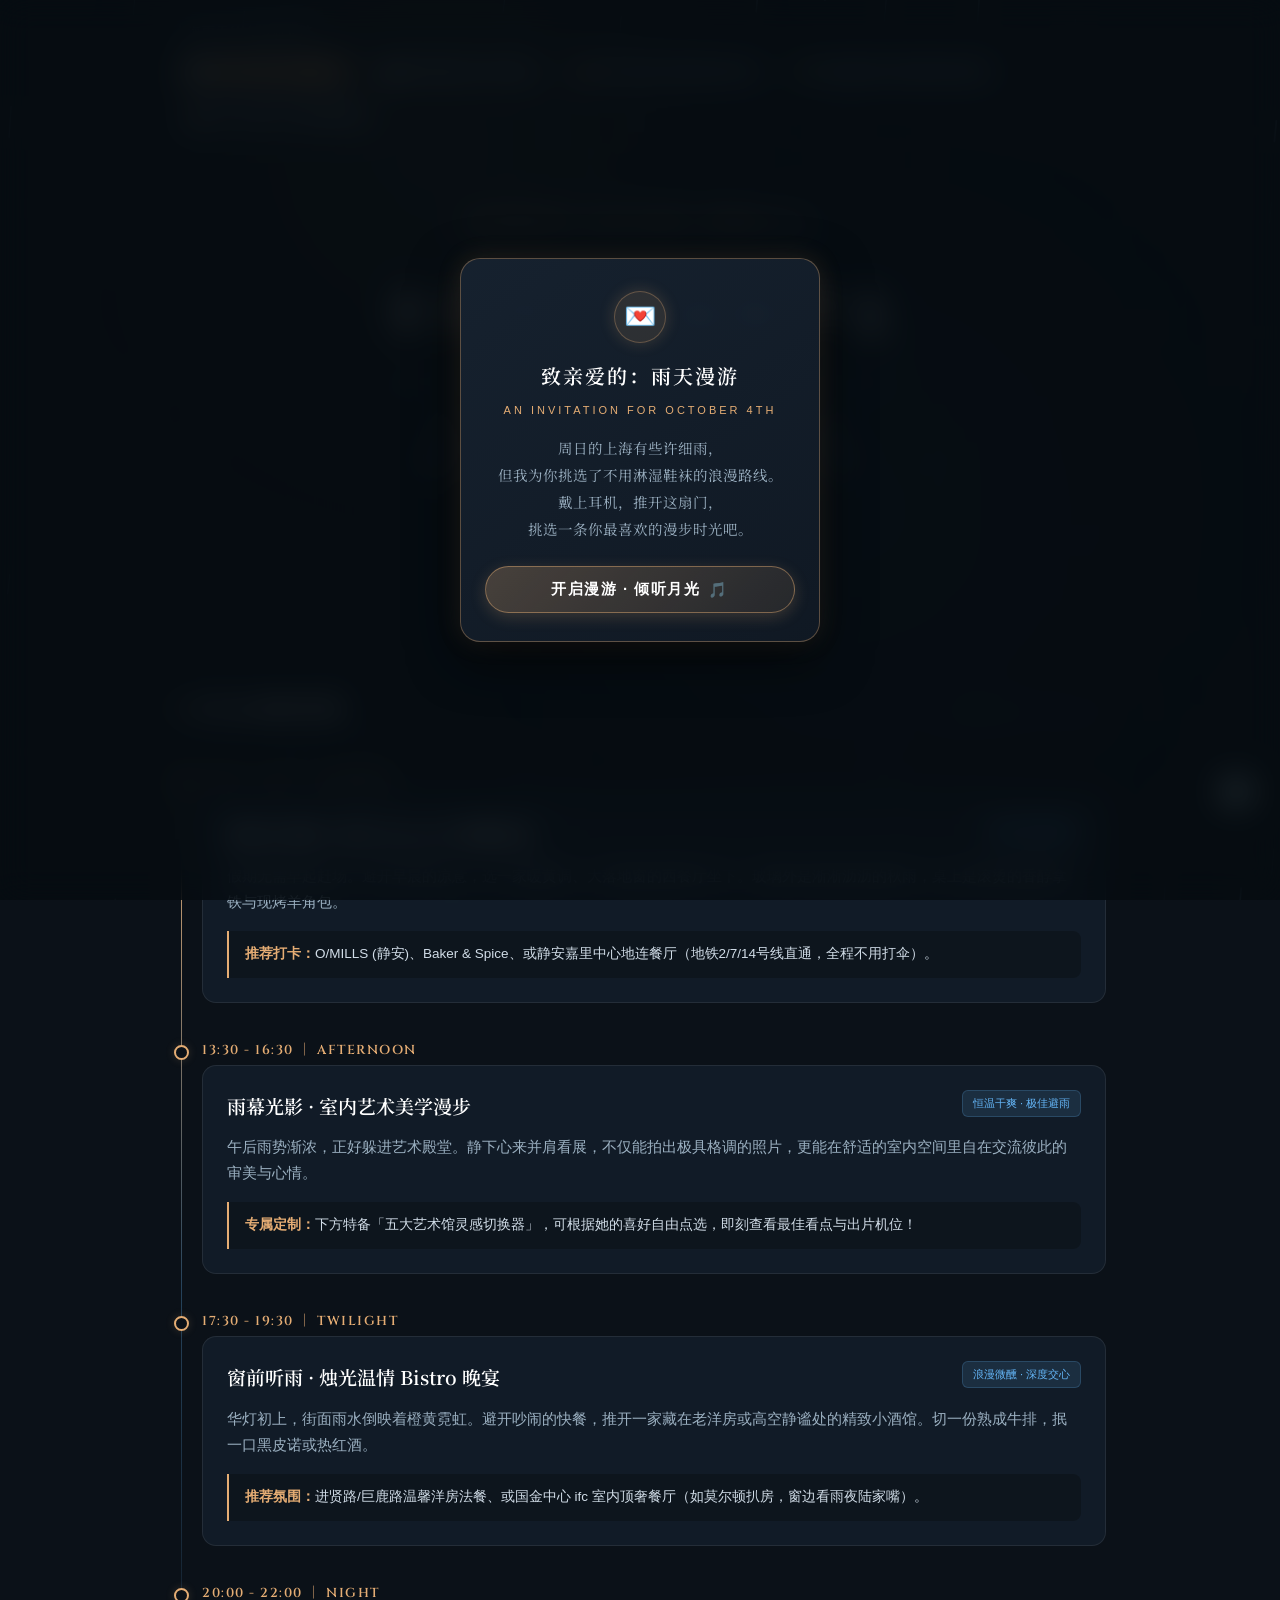
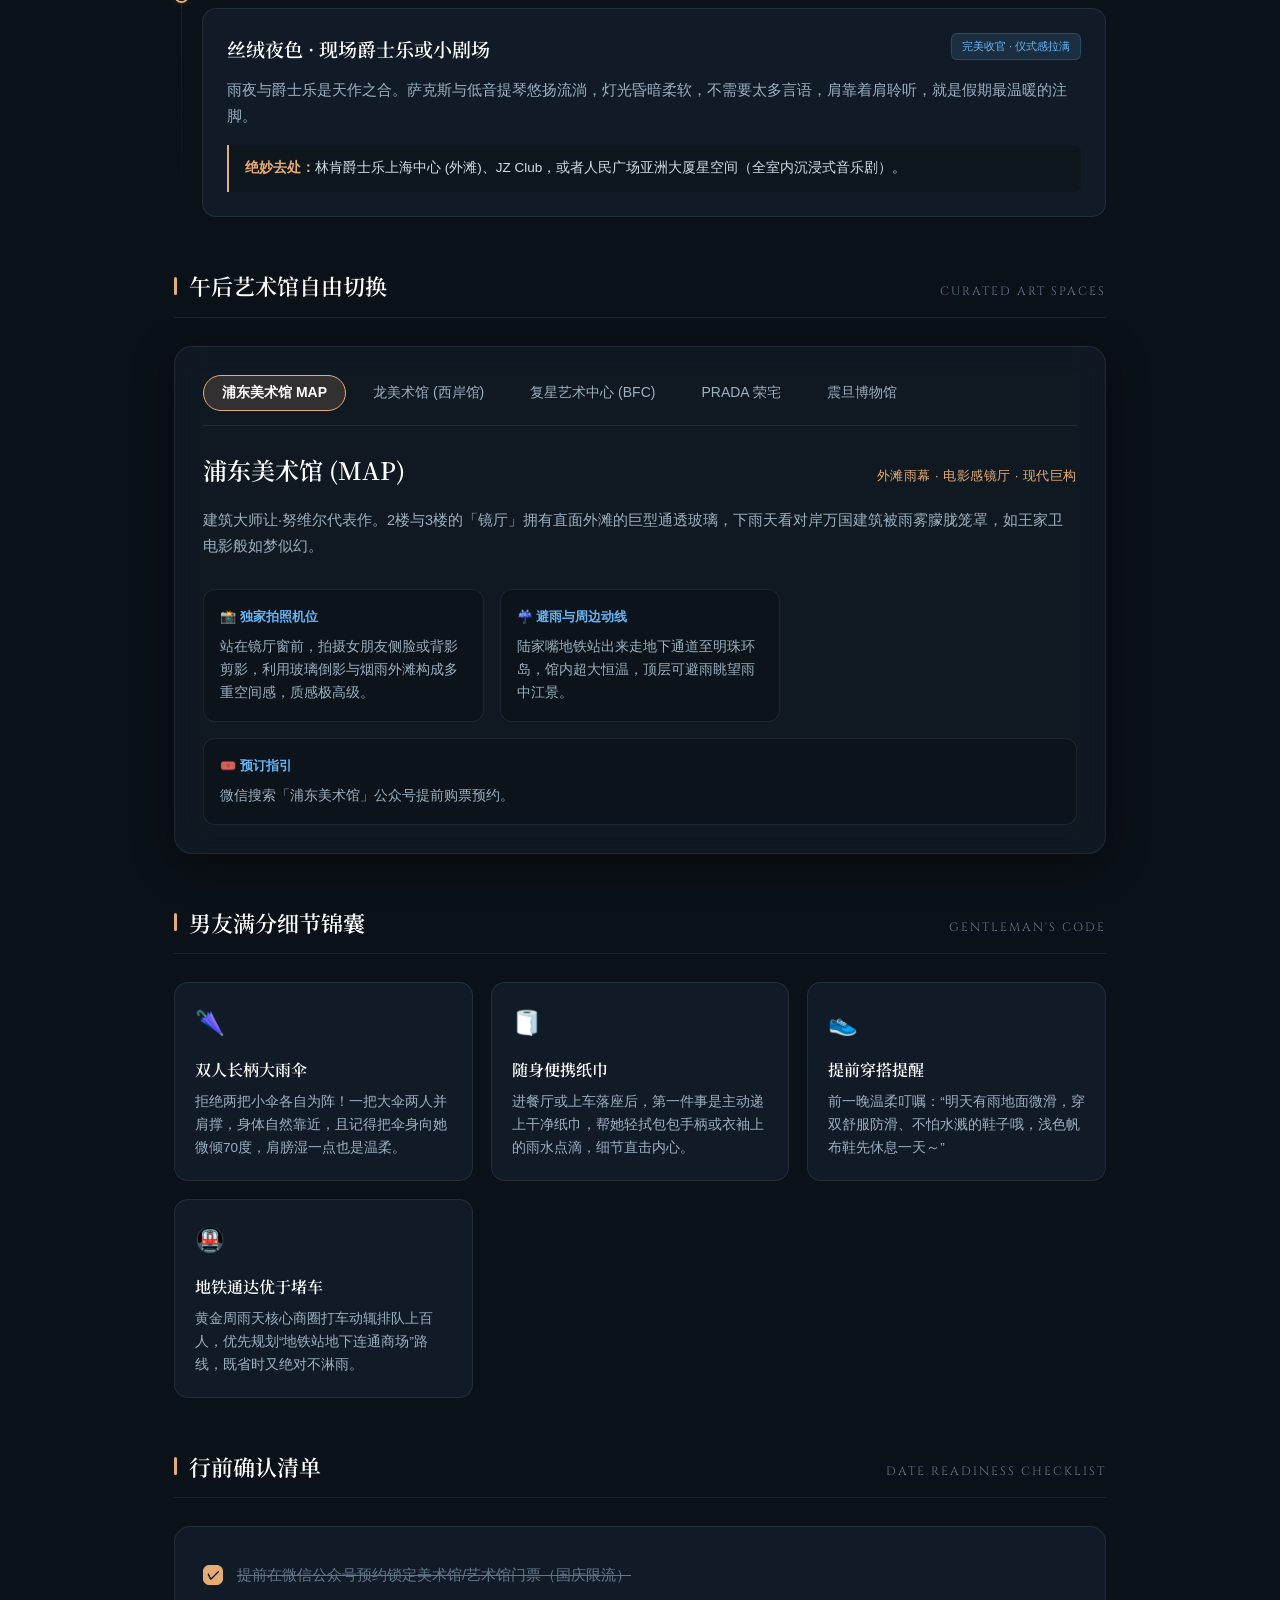
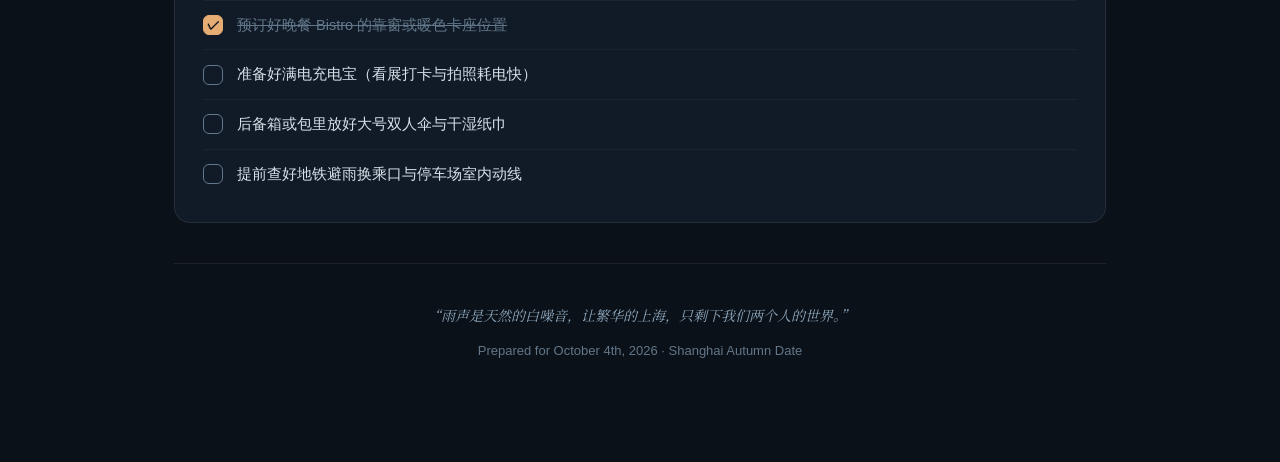
<file: index.html>
<!DOCTYPE html>
<html lang="zh-CN">
<head>
  <meta charset="UTF-8">
  <meta name="viewport" content="width=device-width, initial-scale=1.0">
  <title>十月四日 · 雨落沪上 | 专属约会漫游指南</title>
  <link rel="preconnect" href="https://fonts.googleapis.com">
  <link rel="preconnect" href="https://fonts.gstatic.com" crossorigin>
  <link href="https://fonts.googleapis.com/css2?family=Cinzel:wght@400;600;700&family=Noto+Serif+SC:wght@300;400;600;700&display=swap" rel="stylesheet">
  <style>
    :root {
      --bg-deep: #0b1118;
      --bg-surface: rgba(18, 28, 40, 0.72);
      --bg-card: rgba(22, 34, 49, 0.65);
      --bg-card-hover: rgba(30, 46, 66, 0.85);
      --border-subtle: rgba(255, 255, 255, 0.08);
      --border-highlight: rgba(226, 179, 131, 0.35);
      --amber-warm: #e5ad74;
      --amber-glow: rgba(229, 173, 116, 0.18);
      --mist-blue: #8aa4ba;
      --rain-cyan: #64b5f6;
      --text-main: #f0f4f8;
      --text-muted: #9bb0c1;
      --text-dim: #62778a;
      --font-serif: "Noto Serif SC", "Songti SC", "Source Han Serif SC", Georgia, serif;
      --font-display: "Cinzel", var(--font-serif);
      --font-sans: -apple-system, BlinkMacSystemFont, "PingFang SC", "Hiragino Sans GB", "Microsoft YaHei", sans-serif;
    }

    * {
      box-sizing: border-box;
      margin: 0;
      padding: 0;
    }

    body {
      background-color: var(--bg-deep);
      color: var(--text-main);
      font-family: var(--font-sans);
      line-height: 1.7;
      overflow-x: hidden;
      min-height: 100vh;
      position: relative;
    }

    /* Canvas background for procedural raindrops */
    #rain-canvas {
      position: fixed;
      top: 0;
      left: 0;
      width: 100vw;
      height: 100vh;
      pointer-events: none;
      z-index: 1;
      opacity: 0.68;
    }

    /* Ambient glow elements */
    .ambient-glow {
      position: fixed;
      border-radius: 50%;
      filter: blur(120px);
      pointer-events: none;
      z-index: 0;
    }
    .glow-1 {
      top: -100px;
      left: 15%;
      width: 500px;
      height: 500px;
      background: radial-gradient(circle, rgba(229, 173, 116, 0.12) 0%, transparent 70%);
    }
    .glow-2 {
      bottom: 10%;
      right: 10%;
      width: 600px;
      height: 600px;
      background: radial-gradient(circle, rgba(100, 181, 246, 0.08) 0%, transparent 70%);
    }

    /* Container */
    .container {
      max-width: 980px;
      margin: 0 auto;
      padding: 0 24px 80px;
      position: relative;
      z-index: 2;
    }

    /* Header & Weather Badge */
    header {
      padding: 60px 0 40px;
      text-align: center;
      position: relative;
    }

    .meta-tag {
      display: inline-flex;
      align-items: center;
      gap: 10px;
      padding: 6px 18px;
      background: rgba(255, 255, 255, 0.04);
      border: 1px solid var(--border-subtle);
      border-radius: 999px;
      font-size: 13px;
      color: var(--amber-warm);
      letter-spacing: 1.5px;
      margin-bottom: 24px;
      backdrop-filter: blur(8px);
    }

    .meta-tag .dot {
      width: 6px;
      height: 6px;
      border-radius: 50%;
      background-color: var(--amber-warm);
      box-shadow: 0 0 8px var(--amber-warm);
      animation: pulse 2s infinite ease-in-out;
    }

    @keyframes pulse {
      0%, 100% { opacity: 0.4; transform: scale(0.9); }
      50% { opacity: 1; transform: scale(1.2); }
    }

    h1.hero-title {
      font-family: var(--font-serif);
      font-size: clamp(34px, 5.5vw, 54px);
      font-weight: 600;
      letter-spacing: 4px;
      color: #fff;
      margin-bottom: 16px;
      text-shadow: 0 4px 24px rgba(0, 0, 0, 0.6);
    }

    .hero-subtitle {
      font-family: var(--font-display);
      font-size: 14px;
      letter-spacing: 6px;
      color: var(--mist-blue);
      text-transform: uppercase;
      margin-bottom: 20px;
    }

    .hero-desc {
      font-family: var(--font-serif);
      font-size: 16px;
      color: var(--text-muted);
      max-width: 580px;
      margin: 0 auto 32px;
      line-height: 1.9;
    }

    /* Audio Controller & Mood Switch */
    .controls-bar {
      display: flex;
      justify-content: center;
      align-items: center;
      gap: 16px;
      margin-bottom: 50px;
      flex-wrap: wrap;
    }

    .btn-ambient {
      display: inline-flex;
      align-items: center;
      gap: 10px;
      padding: 10px 22px;
      background: var(--bg-surface);
      border: 1px solid var(--border-highlight);
      border-radius: 30px;
      color: var(--amber-warm);
      font-size: 14px;
      cursor: pointer;
      transition: all 0.25s ease;
      backdrop-filter: blur(12px);
      box-shadow: 0 4px 16px rgba(0, 0, 0, 0.3);
    }

    .btn-ambient:hover {
      background: rgba(229, 173, 116, 0.15);
      transform: translateY(-1px);
    }

    .btn-ambient.playing {
      background: rgba(229, 173, 116, 0.25);
      box-shadow: 0 0 20px rgba(229, 173, 116, 0.3);
    }

    /* Section Headers */
    .section-title-wrap {
      display: flex;
      align-items: baseline;
      justify-content: space-between;
      border-bottom: 1px solid var(--border-subtle);
      padding-bottom: 12px;
      margin: 50px 0 28px;
    }

    .section-title {
      font-family: var(--font-serif);
      font-size: 22px;
      font-weight: 600;
      color: #fff;
      display: flex;
      align-items: center;
      gap: 12px;
    }

    .section-title::before {
      content: "";
      display: inline-block;
      width: 3px;
      height: 18px;
      background: var(--amber-warm);
      border-radius: 2px;
    }

    .section-en {
      font-family: var(--font-display);
      font-size: 12px;
      letter-spacing: 2px;
      color: var(--text-dim);
    }

    /* Timeline Section */
    .timeline {
      position: relative;
      padding-left: 28px;
      margin-bottom: 40px;
    }

    .timeline::before {
      content: "";
      position: absolute;
      left: 7px;
      top: 10px;
      bottom: 20px;
      width: 1px;
      background: linear-gradient(to bottom, var(--amber-warm), rgba(100, 181, 246, 0.3), transparent);
    }

    .timeline-node {
      position: relative;
      margin-bottom: 36px;
    }

    .node-pin {
      position: absolute;
      left: -28px;
      top: 6px;
      width: 15px;
      height: 15px;
      border-radius: 50%;
      background: var(--bg-deep);
      border: 2px solid var(--amber-warm);
      box-shadow: 0 0 10px var(--amber-glow);
    }

    .node-time {
      font-family: var(--font-display);
      font-size: 13px;
      letter-spacing: 1.5px;
      color: var(--amber-warm);
      margin-bottom: 4px;
      font-weight: 600;
    }

    .node-card {
      background: var(--bg-card);
      border: 1px solid var(--border-subtle);
      border-radius: 14px;
      padding: 24px;
      backdrop-filter: blur(10px);
      transition: border-color 0.25s, transform 0.25s;
    }

    .node-card:hover {
      border-color: rgba(229, 173, 116, 0.3);
      transform: translateY(-2px);
    }

    .card-header {
      display: flex;
      justify-content: space-between;
      align-items: flex-start;
      margin-bottom: 12px;
      flex-wrap: wrap;
      gap: 8px;
    }

    .node-title {
      font-family: var(--font-serif);
      font-size: 19px;
      font-weight: 600;
      color: #fff;
    }

    .badge-tag {
      font-size: 11px;
      padding: 3px 10px;
      border-radius: 6px;
      background: rgba(100, 181, 246, 0.12);
      color: var(--rain-cyan);
      border: 1px solid rgba(100, 181, 246, 0.2);
    }

    .node-desc {
      color: var(--text-muted);
      font-size: 14.5px;
      margin-bottom: 16px;
      line-height: 1.8;
    }

    .highlight-box {
      background: rgba(0, 0, 0, 0.25);
      border-left: 2px solid var(--amber-warm);
      padding: 12px 16px;
      border-radius: 0 8px 8px 0;
      font-size: 13.5px;
      color: #d1dde8;
      margin-top: 10px;
    }

    .highlight-box strong {
      color: var(--amber-warm);
      font-weight: 600;
    }

    /* Museum Selector Interactive Tabs */
    .museum-tab-container {
      background: var(--bg-surface);
      border: 1px solid var(--border-subtle);
      border-radius: 18px;
      padding: 28px;
      backdrop-filter: blur(16px);
      box-shadow: 0 10px 40px rgba(0, 0, 0, 0.4);
      margin-bottom: 40px;
    }

    .tab-pills {
      display: flex;
      gap: 8px;
      overflow-x: auto;
      padding-bottom: 14px;
      margin-bottom: 24px;
      border-bottom: 1px solid var(--border-subtle);
      scrollbar-width: thin;
    }

    .tab-pills::-webkit-scrollbar {
      height: 4px;
    }
    .tab-pills::-webkit-scrollbar-thumb {
      background: var(--border-subtle);
      border-radius: 4px;
    }

    .tab-pill {
      background: transparent;
      border: 1px solid transparent;
      color: var(--text-muted);
      padding: 8px 18px;
      border-radius: 20px;
      font-size: 14px;
      cursor: pointer;
      white-space: nowrap;
      transition: all 0.2s ease;
      font-family: var(--font-sans);
    }

    .tab-pill:hover {
      color: #fff;
      background: rgba(255, 255, 255, 0.05);
    }

    .tab-pill.active {
      color: #fff;
      background: rgba(229, 173, 116, 0.16);
      border-color: var(--amber-warm);
      font-weight: 600;
    }

    .museum-content-panel {
      display: grid;
      grid-template-columns: 1fr;
      gap: 20px;
    }

    .museum-hero-card {
      display: flex;
      flex-direction: column;
      gap: 16px;
    }

    .museum-title-row {
      display: flex;
      justify-content: space-between;
      align-items: baseline;
      flex-wrap: wrap;
      gap: 12px;
    }

    .museum-name {
      font-family: var(--font-serif);
      font-size: 24px;
      font-weight: 600;
      color: #fff;
    }

    .museum-vibe {
      font-size: 13px;
      color: var(--amber-warm);
      letter-spacing: 0.5px;
    }

    .museum-grid-info {
      display: grid;
      grid-template-columns: repeat(auto-fit, minmax(260px, 1fr));
      gap: 16px;
      margin-top: 10px;
    }

    .info-card {
      background: rgba(11, 17, 24, 0.6);
      border: 1px solid var(--border-subtle);
      border-radius: 12px;
      padding: 16px;
    }

    .info-card-title {
      font-size: 13px;
      font-weight: 600;
      color: var(--rain-cyan);
      margin-bottom: 8px;
      display: flex;
      align-items: center;
      gap: 6px;
    }

    .info-card-text {
      font-size: 13.5px;
      color: var(--text-muted);
      line-height: 1.7;
    }

    /* Gentleman's Field Guide (Tips) */
    .tips-grid {
      display: grid;
      grid-template-columns: repeat(auto-fit, minmax(220px, 1fr));
      gap: 18px;
      margin-bottom: 40px;
    }

    .tip-card {
      background: var(--bg-card);
      border: 1px solid var(--border-subtle);
      border-radius: 14px;
      padding: 20px;
      transition: all 0.25s;
    }

    .tip-card:hover {
      border-color: var(--border-highlight);
      transform: translateY(-3px);
    }

    .tip-icon {
      font-size: 24px;
      margin-bottom: 12px;
      display: inline-block;
    }

    .tip-title {
      font-family: var(--font-serif);
      font-size: 16px;
      color: #fff;
      margin-bottom: 8px;
      font-weight: 600;
    }

    .tip-text {
      font-size: 13.5px;
      color: var(--text-muted);
      line-height: 1.7;
    }

    /* Checklist Section */
    .checklist-wrap {
      background: var(--bg-card);
      border: 1px solid var(--border-subtle);
      border-radius: 16px;
      padding: 24px 28px;
      margin-bottom: 40px;
    }

    .checklist-item {
      display: flex;
      align-items: center;
      gap: 14px;
      padding: 12px 0;
      border-bottom: 1px solid rgba(255, 255, 255, 0.04);
      cursor: pointer;
      user-select: none;
    }

    .checklist-item:last-child {
      border-bottom: none;
    }

    .check-custom {
      width: 20px;
      height: 20px;
      border-radius: 6px;
      border: 1.5px solid var(--text-dim);
      display: flex;
      align-items: center;
      justify-content: center;
      transition: all 0.2s;
      flex-shrink: 0;
    }

    .checklist-item.checked .check-custom {
      background: var(--amber-warm);
      border-color: var(--amber-warm);
    }

    .checklist-item.checked .check-custom::after {
      content: "✓";
      color: #0b1118;
      font-size: 13px;
      font-weight: bold;
    }

    .checklist-item.checked .check-label {
      color: var(--text-dim);
      text-decoration: line-through;
    }

    .check-label {
      font-size: 14.5px;
      color: #d8e2ec;
      transition: color 0.2s;
    }

    /* Footer */
    footer {
      text-align: center;
      padding: 40px 0 20px;
      border-top: 1px solid var(--border-subtle);
      color: var(--text-dim);
      font-size: 13px;
    }

    .footer-quote {
      font-family: var(--font-serif);
      font-style: italic;
      color: var(--mist-blue);
      margin-bottom: 12px;
      font-size: 14px;
    }

    /* Responsive */
    @media (max-width: 640px) {
      .container {
        padding: 0 16px 60px;
      }
      header {
        padding: 40px 0 24px;
      }
      .museum-tab-container {
        padding: 20px 16px;
      }
      .timeline {
        padding-left: 20px;
      }
      .node-pin {
        left: -20px;
      }
    }
  </style>
  <link rel="stylesheet" href="player.css">
</head>
<body>

  <!-- Ambient light blobs -->
  <div class="ambient-glow glow-1"></div>
  <div class="ambient-glow glow-2"></div>

  <!-- Rain Canvas for realistic falling raindrops and mist -->
  <canvas id="rain-canvas"></canvas>

  <div class="container">
    <div style="display: flex; justify-content: space-between; align-items: center; padding: 22px 0 10px; flex-wrap: wrap; gap: 12px; border-bottom: 1px solid var(--border-subtle);">
      <span style="font-size: 12.5px; color: var(--text-dim); letter-spacing: 1px;">上海雨天约会漫游矩阵</span>
      <div style="display: flex; gap: 10px; flex-wrap: wrap;">
        <a href="index.html" style="font-size: 13px; color: var(--amber-warm); font-weight: 600; text-decoration: none; padding: 5px 14px; border-radius: 20px; background: rgba(229, 173, 116, 0.15); border: 1px solid var(--amber-warm);">🏛️ 市区艺术线 (外滩/浦东)</a>
        <a href="jingan.html" style="font-size: 13px; color: var(--text-muted); text-decoration: none; padding: 5px 14px; border-radius: 20px; background: rgba(255, 255, 255, 0.04); border: 1px solid var(--border-subtle);">☕ 静安梧桐线 (洋房/张园)</a>
        <a href="xuhui.html" style="font-size: 13px; color: var(--text-muted); text-decoration: none; padding: 5px 14px; border-radius: 20px; background: rgba(255, 255, 255, 0.04); border: 1px solid var(--border-subtle);">🎻 徐汇艺韵线 (书院/黑石/西岸)</a>
        <a href="jiading.html" style="font-size: 13px; color: var(--text-muted); text-decoration: none; padding: 5px 14px; border-radius: 20px; background: rgba(255, 255, 255, 0.04); border: 1px solid var(--border-subtle);">🎋 嘉定烟雨线 (保利剧院/远香湖)</a>
        <a href="songjiang.html" style="font-size: 13px; color: var(--text-muted); text-decoration: none; padding: 5px 14px; border-radius: 20px; background: rgba(255, 255, 255, 0.04); border: 1px solid var(--border-subtle);">🏰 松江云间线 (广富林/泰晤士)</a>
      </div>
    </div>
    <header>
      <div class="meta-tag">
        <span class="dot"></span>
        <span>SHANGHAI · 10月4日 星期日 · 细雨微风 21°C</span>
      </div>
      <h1 class="hero-title">十月四日 · 雨落沪上</h1>
      <p class="hero-subtitle">AUTUMN RAIN & CINEMATIC DATE GUIDE</p>
      <p class="hero-desc">
        下雨天从不是假期的遗憾，而是上帝为上海调好的胶片滤镜。<br>
        免去长途奔波与湿鞋之扰，与心爱之人漫步在暖光与雨雾之间。
      </p>

      <div class="controls-bar">
        <button id="toggle-audio-btn" class="btn-ambient">
          <span id="audio-icon">🌧️</span>
          <span id="audio-label">开启雨声白噪音</span>
        </button>
      </div>
    </header>

    <!-- Part 1: Timeline -->
    <div class="section-title-wrap">
      <h2 class="section-title">全天心动时光线</h2>
      <span class="section-en">ITINERARY TIMELINE</span>
    </div>

    <div class="timeline">
      <!-- Node 1 -->
      <div class="timeline-node">
        <div class="node-pin"></div>
        <div class="node-time">10:30 - 12:30 ｜ MORNING</div>
        <div class="node-card">
          <div class="card-header">
            <h3 class="node-title">睡到自然醒 · 暖光 Brunch 唤醒味蕾</h3>
            <span class="badge-tag">静安 / 南京西路</span>
          </div>
          <p class="node-desc">
            假期无需早起赶场。避开早晨的凉意，选一家暖黄调、大落地窗的西餐厅坐下。玻璃外是淅淅沥沥的秋雨，桌上是滚烫的香醇拿铁与现烤羊角包。
          </p>
          <div class="highlight-box">
            <strong>推荐打卡：</strong>O/MILLS (静安)、Baker & Spice、或静安嘉里中心地连餐厅（地铁2/7/14号线直通，全程不用打伞）。
          </div>
        </div>
      </div>

      <!-- Node 2 -->
      <div class="timeline-node">
        <div class="node-pin"></div>
        <div class="node-time">13:30 - 16:30 ｜ AFTERNOON</div>
        <div class="node-card">
          <div class="card-header">
            <h3 class="node-title">雨幕光影 · 室内艺术美学漫步</h3>
            <span class="badge-tag">恒温干爽 · 极佳避雨</span>
          </div>
          <p class="node-desc">
            午后雨势渐浓，正好躲进艺术殿堂。静下心来并肩看展，不仅能拍出极具格调的照片，更能在舒适的室内空间里自在交流彼此的审美与心情。
          </p>
          <div class="highlight-box">
            <strong>专属定制：</strong>下方特备「五大艺术馆灵感切换器」，可根据她的喜好自由点选，即刻查看最佳看点与出片机位！
          </div>
        </div>
      </div>

      <!-- Node 3 -->
      <div class="timeline-node">
        <div class="node-pin"></div>
        <div class="node-time">17:30 - 19:30 ｜ TWILIGHT</div>
        <div class="node-card">
          <div class="card-header">
            <h3 class="node-title">窗前听雨 · 烛光温情 Bistro 晚宴</h3>
            <span class="badge-tag">浪漫微醺 · 深度交心</span>
          </div>
          <p class="node-desc">
            华灯初上，街面雨水倒映着橙黄霓虹。避开吵闹的快餐，推开一家藏在老洋房或高空静谧处的精致小酒馆。切一份熟成牛排，抿一口黑皮诺或热红酒。
          </p>
          <div class="highlight-box">
            <strong>推荐氛围：</strong>进贤路/巨鹿路温馨洋房法餐、或国金中心 ifc 室内顶奢餐厅（如莫尔顿扒房，窗边看雨夜陆家嘴）。
          </div>
        </div>
      </div>

      <!-- Node 4 -->
      <div class="timeline-node">
        <div class="node-pin"></div>
        <div class="node-time">20:00 - 22:00 ｜ NIGHT</div>
        <div class="node-card">
          <div class="card-header">
            <h3 class="node-title">丝绒夜色 · 现场爵士乐或小剧场</h3>
            <span class="badge-tag">完美收官 · 仪式感拉满</span>
          </div>
          <p class="node-desc">
            雨夜与爵士乐是天作之合。萨克斯与低音提琴悠扬流淌，灯光昏暗柔软，不需要太多言语，肩靠着肩聆听，就是假期最温暖的注脚。
          </p>
          <div class="highlight-box">
            <strong>绝妙去处：</strong>林肯爵士乐上海中心 (外滩)、JZ Club，或者人民广场亚洲大厦星空间（全室内沉浸式音乐剧）。
          </div>
        </div>
      </div>
    </div>

    <!-- Part 2: Museum & Gallery Selector -->
    <div class="section-title-wrap">
      <h2 class="section-title">午后艺术馆自由切换</h2>
      <span class="section-en">CURATED ART SPACES</span>
    </div>

    <div class="museum-tab-container">
      <div class="tab-pills" id="tab-pills">
        <button class="tab-pill active" data-id="map">浦东美术馆 MAP</button>
        <button class="tab-pill" data-id="long">龙美术馆 (西岸馆)</button>
        <button class="tab-pill" data-id="fosun">复星艺术中心 (BFC)</button>
        <button class="tab-pill" data-id="prada">PRADA 荣宅</button>
        <button class="tab-pill" data-id="aurora">震旦博物馆</button>
      </div>

      <div class="museum-content-panel" id="museum-display">
        <!-- Injected via JavaScript -->
      </div>
    </div>

    <!-- Part 3: Gentleman's Field Guide -->
    <div class="section-title-wrap">
      <h2 class="section-title">男友满分细节锦囊</h2>
      <span class="section-en">GENTLEMAN'S CODE</span>
    </div>

    <div class="tips-grid">
      <div class="tip-card">
        <div class="tip-icon">🌂</div>
        <div class="tip-title">双人长柄大雨伞</div>
        <div class="tip-text">
          拒绝两把小伞各自为阵！一把大伞两人并肩撑，身体自然靠近，且记得把伞身向她微倾70度，肩膀湿一点也是温柔。
        </div>
      </div>

      <div class="tip-card">
        <div class="tip-icon">🧻</div>
        <div class="tip-title">随身便携纸巾</div>
        <div class="tip-text">
          进餐厅或上车落座后，第一件事是主动递上干净纸巾，帮她轻拭包包手柄或衣袖上的雨水点滴，细节直击内心。
        </div>
      </div>

      <div class="tip-card">
        <div class="tip-icon">👟</div>
        <div class="tip-title">提前穿搭提醒</div>
        <div class="tip-text">
          前一晚温柔叮嘱：“明天有雨地面微滑，穿双舒服防滑、不怕水溅的鞋子哦，浅色帆布鞋先休息一天～”
        </div>
      </div>

      <div class="tip-card">
        <div class="tip-icon">🚇</div>
        <div class="tip-title">地铁通达优于堵车</div>
        <div class="tip-text">
          黄金周雨天核心商圈打车动辄排队上百人，优先规划“地铁站地下连通商场”路线，既省时又绝对不淋雨。
        </div>
      </div>
    </div>

    <!-- Part 4: Interactive Checklist -->
    <div class="section-title-wrap">
      <h2 class="section-title">行前确认清单</h2>
      <span class="section-en">DATE READINESS CHECKLIST</span>
    </div>

    <div class="checklist-wrap">
      <div class="checklist-item checked" onclick="toggleCheck(this)">
        <div class="check-custom"></div>
        <span class="check-label">提前在微信公众号预约锁定美术馆/艺术馆门票（国庆限流）</span>
      </div>
      <div class="checklist-item checked" onclick="toggleCheck(this)">
        <div class="check-custom"></div>
        <span class="check-label">预订好晚餐 Bistro 的靠窗或暖色卡座位置</span>
      </div>
      <div class="checklist-item" onclick="toggleCheck(this)">
        <div class="check-custom"></div>
        <span class="check-label">准备好满电充电宝（看展打卡与拍照耗电快）</span>
      </div>
      <div class="checklist-item" onclick="toggleCheck(this)">
        <div class="check-custom"></div>
        <span class="check-label">后备箱或包里放好大号双人伞与干湿纸巾</span>
      </div>
      <div class="checklist-item" onclick="toggleCheck(this)">
        <div class="check-custom"></div>
        <span class="check-label">提前查好地铁避雨换乘口与停车场室内动线</span>
      </div>
    </div>

    <footer>
      <p class="footer-quote">“雨声是天然的白噪音，让繁华的上海，只剩下我们两个人的世界。”</p>
      <p>Prepared for October 4th, 2026 · Shanghai Autumn Date</p>
    </footer>
  </div>

  <script>
    // --- Data for Art Spaces ---
    const artSpaces = {
      map: {
        name: "浦东美术馆 (MAP)",
        vibe: "外滩雨幕 · 电影感镜厅 · 现代巨构",
        desc: "建筑大师让·努维尔代表作。2楼与3楼的「镜厅」拥有直面外滩的巨型通透玻璃，下雨天看对岸万国建筑被雨雾朦胧笼罩，如王家卫电影般如梦似幻。",
        photoTip: "站在镜厅窗前，拍摄女朋友侧脸或背影剪影，利用玻璃倒影与烟雨外滩构成多重空间感，质感极高级。",
        rainTip: "陆家嘴地铁站出来走地下通道至明珠环岛，馆内超大恒温，顶层可避雨眺望雨中江景。",
        booking: "微信搜索「浦东美术馆」公众号提前购票预约。"
      },
      long: {
        name: "龙美术馆 (西岸馆)",
        vibe: "伞水倒锥 · 清水混凝土 · 极简高级灰",
        desc: "建筑师柳亦春设计。标志性的清水混凝土穹顶在阴雨天光漫射下，呈现极其纯粹迷人的阴翳美学。冷淡、宽宏，适合穿深色大衣或风衣漫步。",
        photoTip: "站在巨大的弧形混凝土墙下，利用纵深线条拍摄全身漫步动态，冷灰调照片发朋友圈吸赞率极高。",
        rainTip: "看完展打车5分钟直达新地标「西岸梦中心」，室内连廊极丰富，坐拥一线江景咖啡馆与餐厅。",
        booking: "微信搜索「龙美术馆」小程序，常设展与特展按需购买。"
      },
      fosun: {
        name: "复星艺术中心 (BFC)",
        vibe: "会跳舞的建筑 · 展商一体 · 0淋雨一条龙",
        desc: "外滩金融中心核心地标，三层金色管风琴幕帘如水流转。常年举办先锋潮流当代艺术展，顶楼《数字空中花园》数字霓虹极具未来感。",
        photoTip: "顶楼数字空中花园在雨雾里闪烁红绿数字跳动，极具梦幻赛博感；金色流转幕帘前撑伞合影也是经典机位。",
        rainTip: "避雨天花板！与 BFC 商场室内无缝地下连通，看完展直接在商场吃米其林餐厅、逛文创书店、看电影，不沾一滴雨水。",
        booking: "微信搜索「复星艺术中心」小程序提前预约购票。"
      },
      prada: {
        name: "PRADA 荣宅 (陕西北路)",
        vibe: "百年海派名门 · 民国复古洋房 · 琉璃光影",
        desc: "建于1918年的清末民初折衷主义豪门宅邸，面砖、彩绘玻璃天顶、雕花木护墙板保存极完好。窗外秋雨绵绵，打在彩色木格窗上，宛若置身《花样年华》片场。",
        photoTip: "利用彩色琉璃天顶漏下的暖光，或站在复古木楼梯转角拍摄回眸，优雅浪漫，几乎每个女生都会心动。",
        rainTip: "陕西北路地处南京西路核心区，参观完毕后步行两分钟即进恒隆广场或梅龙镇伊势丹周边室内茶室躲雨。",
        booking: "必须提前在「PRADA 荣宅」微信官方小程序实名预约入场（名额有限）。"
      },
      aurora: {
        name: "震旦博物馆 (陆家嘴)",
        vibe: "安藤忠雄操刀 · 闹市避世禅意 · 临江雅座",
        desc: "由安藤忠雄改造的文化瑰宝，挑高五层的回旋楼梯与几何玻璃幕墙令人惊艳。珍藏中国古代玉器与佛像，人流极少，安静深邃。",
        photoTip: "五楼的临江咖啡厅拥有大面落地窗，正对着雨中黄浦江。坐在此处手捧一杯咖啡侧望雨幕，宁静温婉。",
        rainTip: "位于陆家嘴核心地段却极其清幽，避开了黄金周的人潮喧闹，两人可以在这里享受独处的私密时光。",
        booking: "微信搜索「震旦博物馆」公众号预约参观。"
      }
    };

    function renderMuseum(id) {
      const data = artSpaces[id];
      const container = document.getElementById('museum-display');
      container.innerHTML = `
        <div class="museum-hero-card">
          <div class="museum-title-row">
            <h3 class="museum-name">${data.name}</h3>
            <span class="museum-vibe">${data.vibe}</span>
          </div>
          <p class="node-desc" style="margin-bottom: 0;">${data.desc}</p>
        </div>
        <div class="museum-grid-info">
          <div class="info-card">
            <div class="info-card-title">📸 独家拍照机位</div>
            <p class="info-card-text">${data.photoTip}</p>
          </div>
          <div class="info-card">
            <div class="info-card-title">☔ 避雨与周边动线</div>
            <p class="info-card-text">${data.rainTip}</p>
          </div>
          <div class="info-card" style="grid-column: 1 / -1;">
            <div class="info-card-title">🎟️ 预订指引</div>
            <p class="info-card-text">${data.booking}</p>
          </div>
        </div>
      `;
    }

    // Tab buttons event
    const tabPills = document.querySelectorAll('.tab-pill');
    tabPills.forEach(pill => {
      pill.addEventListener('click', () => {
        tabPills.forEach(p => p.classList.remove('active'));
        pill.classList.add('active');
        renderMuseum(pill.dataset.id);
      });
    });

    // Initial render
    renderMuseum('map');

    // Checklist toggling
    function toggleCheck(el) {
      el.classList.toggle('checked');
    }

    // --- Procedural Canvas Rain & Mist Animation ---
    const canvas = document.getElementById('rain-canvas');
    const ctx = canvas.getContext('2d');
    let width, height;
    const drops = [];
    const dropCount = 140;

    function resizeCanvas() {
      width = canvas.width = window.innerWidth;
      height = canvas.height = window.innerHeight;
    }
    window.addEventListener('resize', resizeCanvas);
    resizeCanvas();

    for (let i = 0; i < dropCount; i++) {
      drops.push({
        x: Math.random() * width,
        y: Math.random() * height,
        length: Math.random() * 20 + 15,
        speed: Math.random() * 7 + 9,
        opacity: Math.random() * 0.35 + 0.15,
        width: Math.random() * 1.2 + 0.6
      });
    }

    function animateRain() {
      ctx.clearRect(0, 0, width, height);

      ctx.strokeStyle = '#a5cbe8';
      ctx.lineCap = 'round';

      for (let i = 0; i < dropCount; i++) {
        const d = drops[i];
        ctx.beginPath();
        ctx.lineWidth = d.width;
        ctx.globalAlpha = d.opacity;
        ctx.moveTo(d.x, d.y);
        ctx.lineTo(d.x - 2, d.y + d.length);
        ctx.stroke();

        d.y += d.speed;
        d.x -= 0.6; // gentle slant

        if (d.y > height) {
          d.y = -d.length;
          d.x = Math.random() * (width + 100);
        }
      }

      requestAnimationFrame(animateRain);
    }
    animateRain();

    // --- Web Audio API Procedural Rain Synthesizer ---
    let audioCtx = null;
    let isPlaying = false;
    let rainGain = null;

    const audioBtn = document.getElementById('toggle-audio-btn');
    const audioIcon = document.getElementById('audio-icon');
    const audioLabel = document.getElementById('audio-label');

    function createRainAudio() {
      audioCtx = new (window.AudioContext || window.webkitAudioContext)();

      // Buffer size for smooth sound
      const bufferSize = audioCtx.sampleRate * 2;
      const noiseBuffer = audioCtx.createBuffer(1, bufferSize, audioCtx.sampleRate);
      const output = noiseBuffer.getChannelData(0);

      // Generate brown/pink noise suitable for rain
      let b0 = 0, b1 = 0, b2 = 0, b3 = 0, b4 = 0, b5 = 0, b6 = 0;
      for (let i = 0; i < bufferSize; i++) {
        const white = Math.random() * 2 - 1;
        b0 = 0.99886 * b0 + white * 0.0555179;
        b1 = 0.99332 * b1 + white * 0.0750759;
        b2 = 0.96900 * b2 + white * 0.1538520;
        b3 = 0.86650 * b3 + white * 0.3104856;
        b4 = 0.55000 * b4 + white * 0.5329522;
        b5 = -0.7616 * b5 - white * 0.0168980;
        output[i] = (b0 + b1 + b2 + b3 + b4 + b5 + b6 + white * 0.5362) * 0.04;
        b6 = white * 0.115926;
      }

      const whiteNoise = audioCtx.createBufferSource();
      whiteNoise.buffer = noiseBuffer;
      whiteNoise.loop = true;

      // Lowpass filter for muffled rain
      const filter = audioCtx.createBiquadFilter();
      filter.type = 'lowpass';
      filter.frequency.setValueAtTime(800, audioCtx.currentTime);

      rainGain = audioCtx.createGain();
      rainGain.gain.setValueAtTime(0.01, audioCtx.currentTime);

      whiteNoise.connect(filter);
      filter.connect(rainGain);
      rainGain.connect(audioCtx.destination);

      whiteNoise.start();
    }

    audioBtn.addEventListener('click', () => {
      if (!audioCtx) {
        createRainAudio();
      }

      if (!isPlaying) {
        if (audioCtx.state === 'suspended') {
          audioCtx.resume();
        }
        rainGain.gain.setTargetAtTime(0.2, audioCtx.currentTime, 0.4);
        isPlaying = true;
        audioBtn.classList.add('playing');
        audioIcon.textContent = '🔊';
        audioLabel.textContent = '静音雨声白噪音';
      } else {
        rainGain.gain.setTargetAtTime(0.0001, audioCtx.currentTime, 0.3);
        isPlaying = false;
        audioBtn.classList.remove('playing');
        audioIcon.textContent = '🌧️';
        audioLabel.textContent = '开启雨声白噪音';
      }
    });
  </script>
  <script src="player.js"></script>
</body>
</html>
</file>
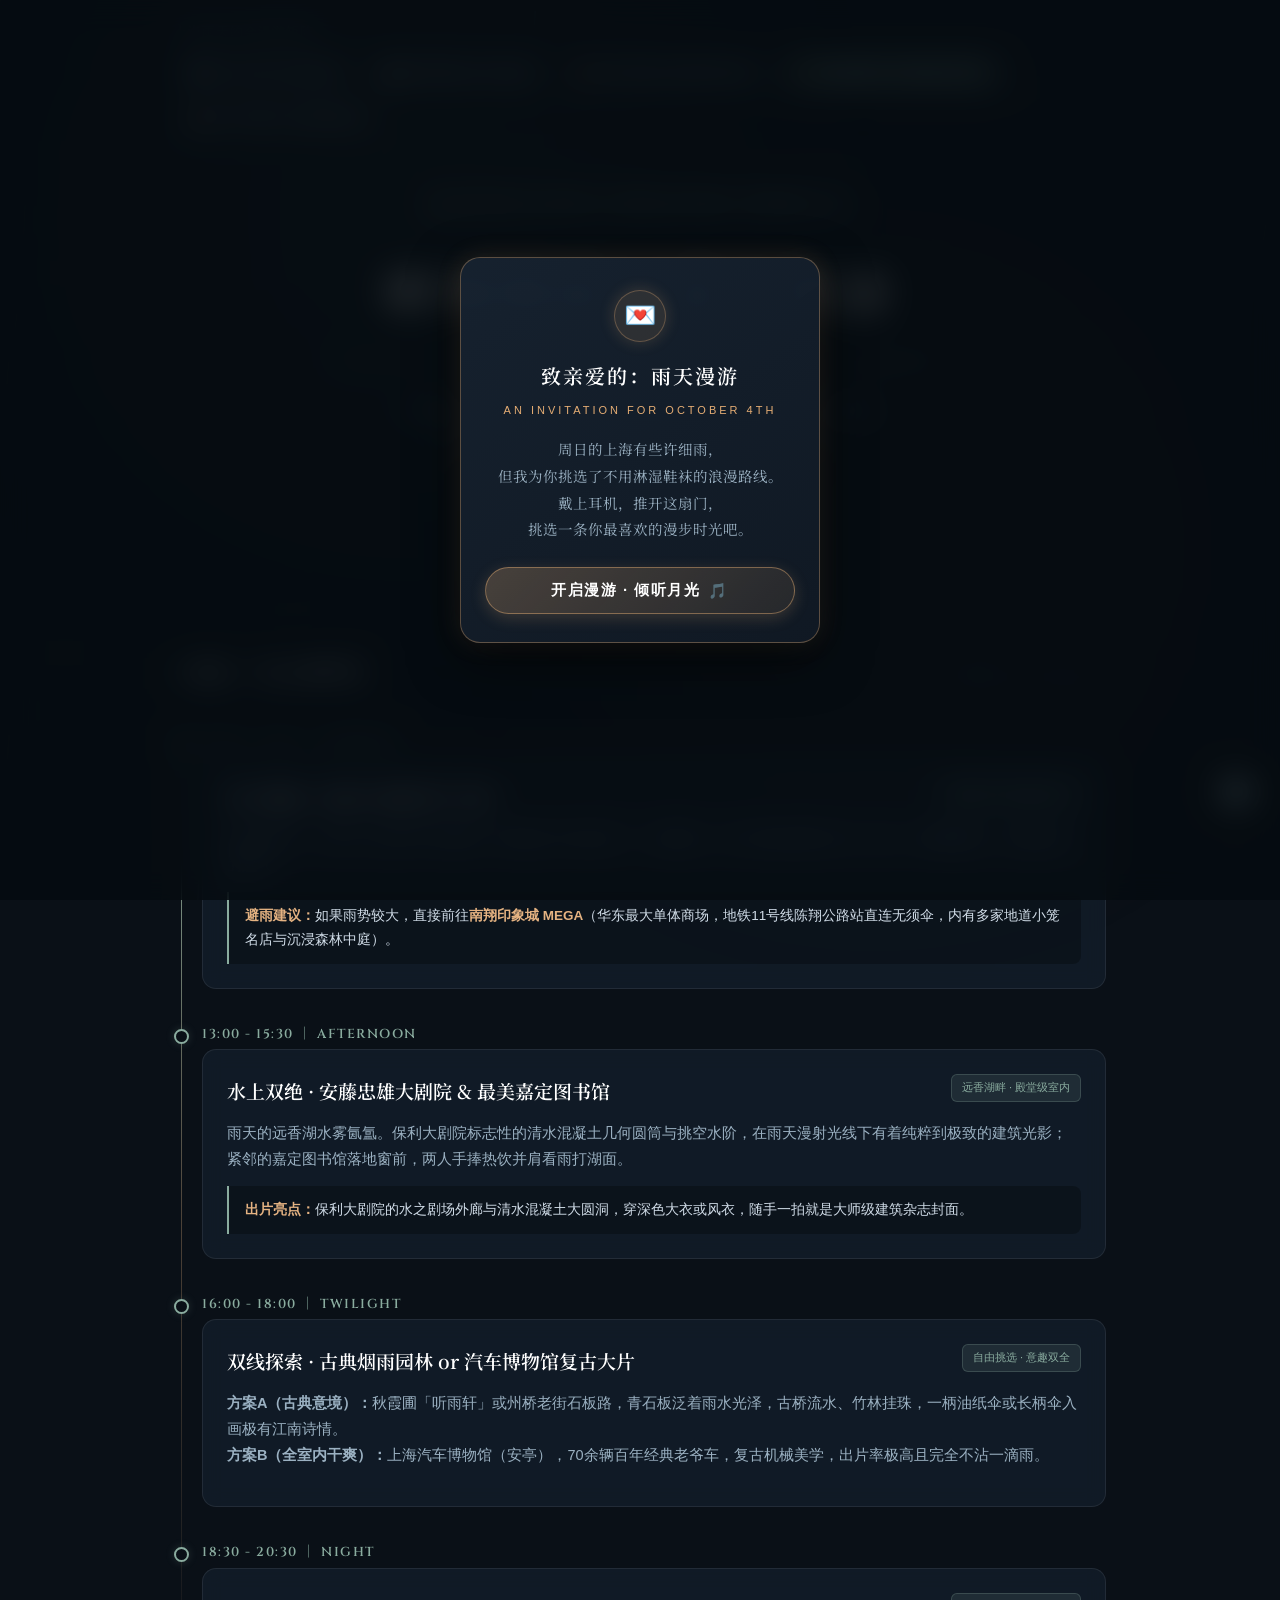
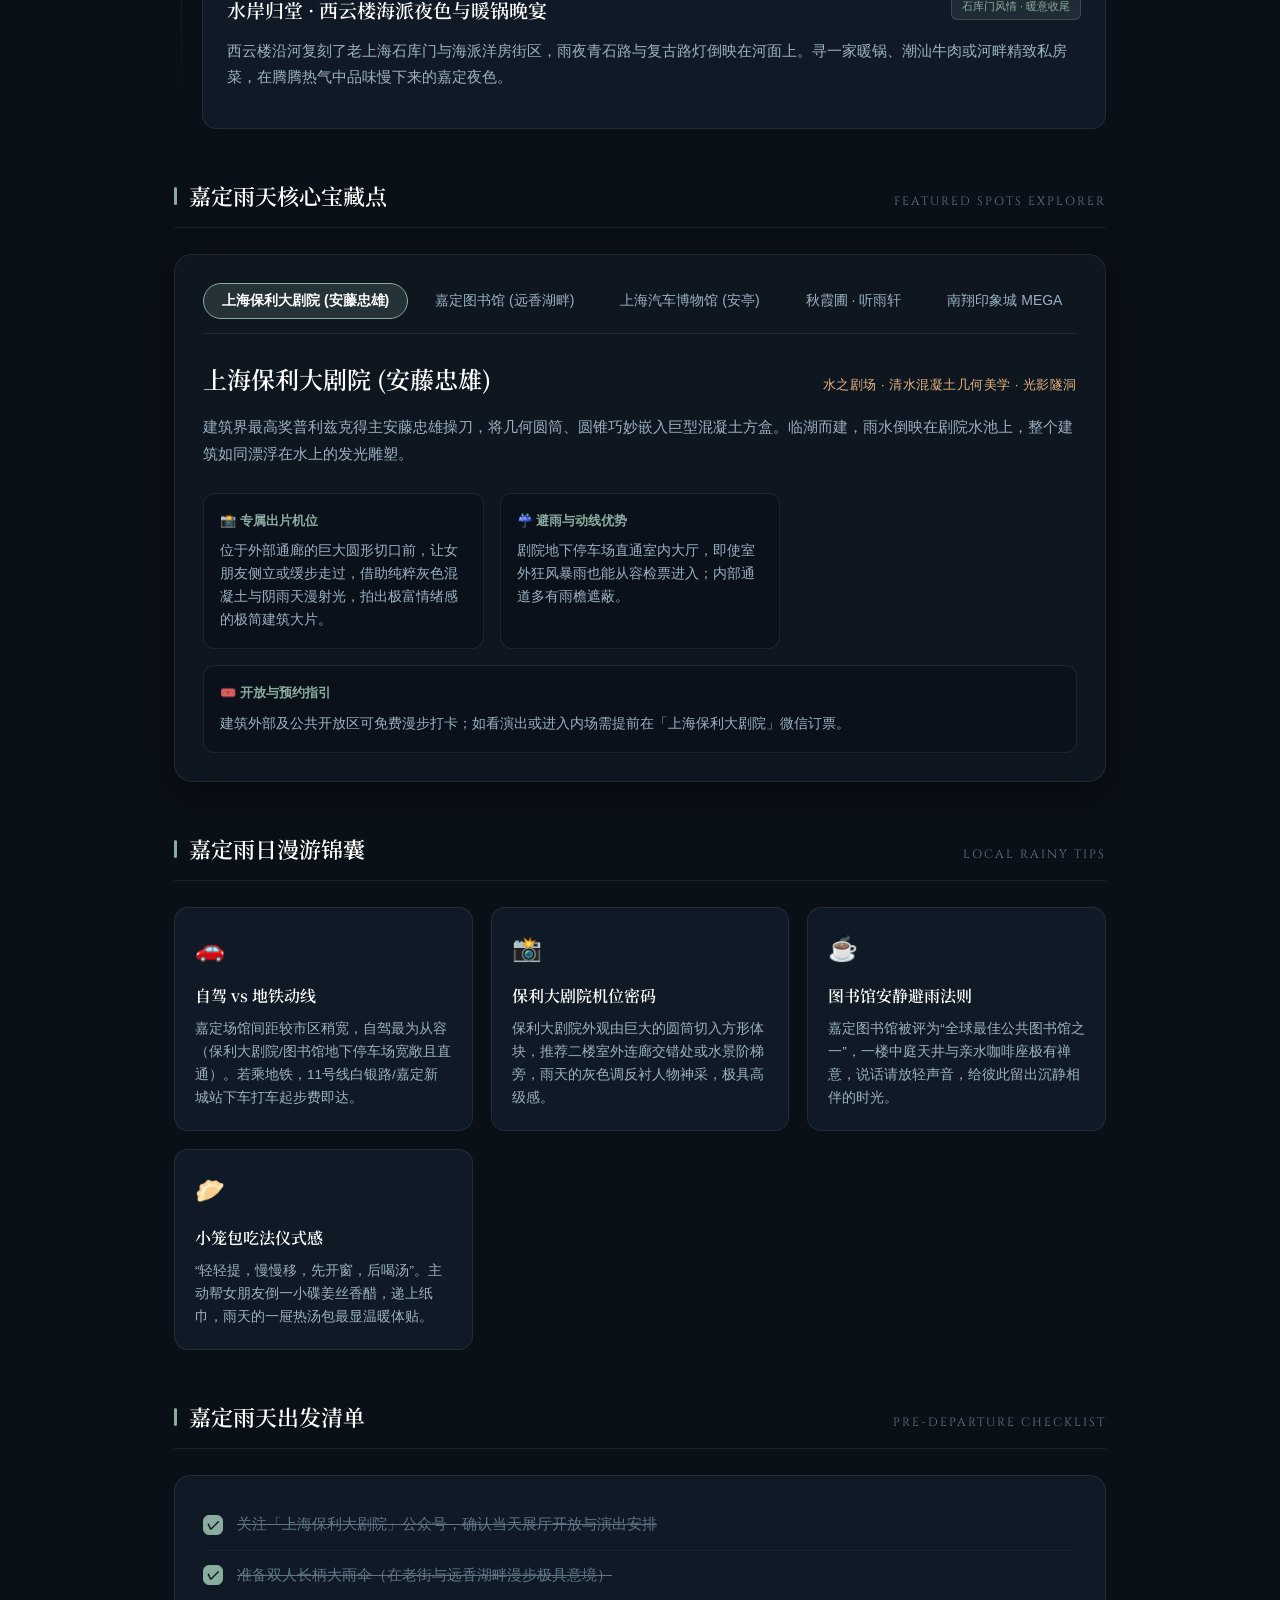
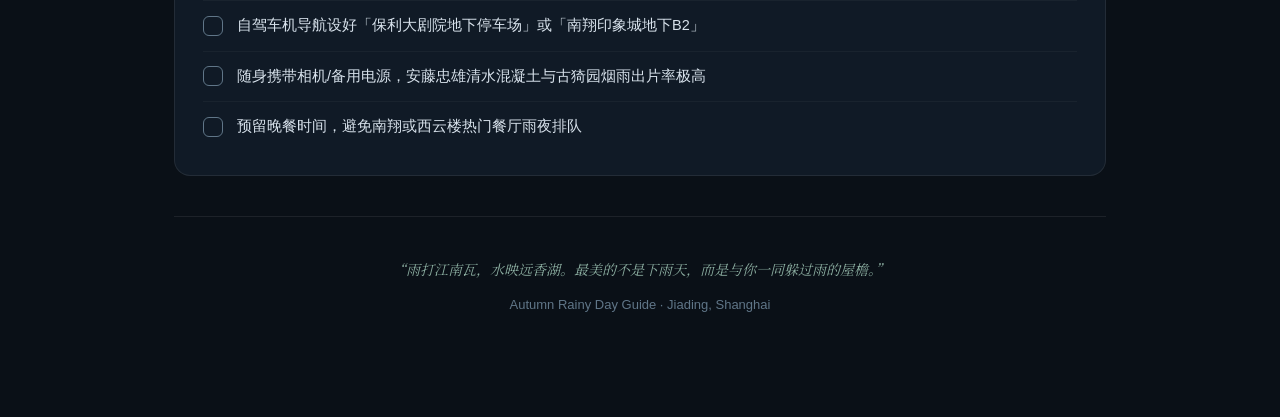
<file: jiading.html>
<!DOCTYPE html>
<html lang="zh-CN">
<head>
  <meta charset="UTF-8">
  <meta name="viewport" content="width=device-width, initial-scale=1.0">
  <title>疁城烟雨 · 嘉定雨天漫游指南 | 远香湖与古猗意趣</title>
  <link rel="preconnect" href="https://fonts.googleapis.com">
  <link rel="preconnect" href="https://fonts.gstatic.com" crossorigin>
  <link href="https://fonts.googleapis.com/css2?family=Cinzel:wght@400;600&family=Noto+Serif+SC:wght@300;400;600;700&display=swap" rel="stylesheet">
  <style>
    :root {
      --bg-ink: #0a1017;
      --bg-surface: rgba(16, 26, 36, 0.75);
      --bg-card: rgba(21, 33, 46, 0.65);
      --border-subtle: rgba(255, 255, 255, 0.08);
      --border-accent: rgba(138, 172, 160, 0.35);
      --celadon: #8aac9f;        /* 霁蓝青瓷，雨中江南古韵 */
      --celadon-glow: rgba(138, 172, 160, 0.2);
      --concrete-gray: #a8b3be;  /* 安藤忠雄清水混凝土质感 */
      --warm-steam: #e5b382;     /* 小笼包升腾的热气、暖灯 */
      --text-main: #f1f5f9;
      --text-muted: #9bb1c2;
      --text-dim: #607688;
      --font-serif: "Noto Serif SC", "Songti SC", "Source Han Serif SC", STSong, serif;
      --font-display: "Cinzel", var(--font-serif);
      --font-sans: -apple-system, BlinkMacSystemFont, "PingFang SC", "Hiragino Sans GB", "Microsoft YaHei", sans-serif;
    }

    * {
      box-sizing: border-box;
      margin: 0;
      padding: 0;
    }

    body {
      background-color: var(--bg-ink);
      color: var(--text-main);
      font-family: var(--font-sans);
      line-height: 1.75;
      overflow-x: hidden;
      min-height: 100vh;
      position: relative;
    }

    /* Canvas background for water ripples & rain */
    #rain-canvas {
      position: fixed;
      top: 0;
      left: 0;
      width: 100vw;
      height: 100vh;
      pointer-events: none;
      z-index: 1;
      opacity: 0.6;
    }

    /* Ambient atmospheric glow */
    .ambient-glow {
      position: fixed;
      border-radius: 50%;
      filter: blur(140px);
      pointer-events: none;
      z-index: 0;
    }
    .glow-celadon {
      top: -60px;
      left: 10%;
      width: 550px;
      height: 550px;
      background: radial-gradient(circle, rgba(138, 172, 160, 0.15) 0%, transparent 70%);
    }
    .glow-warm {
      bottom: 12%;
      right: 12%;
      width: 500px;
      height: 500px;
      background: radial-gradient(circle, rgba(229, 179, 130, 0.1) 0%, transparent 70%);
    }

    .container {
      max-width: 980px;
      margin: 0 auto;
      padding: 0 24px 80px;
      position: relative;
      z-index: 2;
    }

    /* Navigation back/cross link */
    .nav-top {
      display: flex;
      justify-content: space-between;
      align-items: center;
      padding: 24px 0 10px;
    }
    .nav-link {
      color: var(--text-muted);
      text-decoration: none;
      font-size: 13.5px;
      display: inline-flex;
      align-items: center;
      gap: 6px;
      transition: color 0.2s;
    }
    .nav-link:hover {
      color: var(--celadon);
    }

    /* Header */
    header {
      padding: 40px 0 36px;
      text-align: center;
    }

    .badge-weather {
      display: inline-flex;
      align-items: center;
      gap: 8px;
      padding: 6px 18px;
      background: rgba(255, 255, 255, 0.04);
      border: 1px solid var(--border-accent);
      border-radius: 999px;
      font-size: 13px;
      color: var(--celadon);
      letter-spacing: 1.5px;
      margin-bottom: 22px;
      backdrop-filter: blur(10px);
    }
    .badge-weather .pulse-dot {
      width: 6px;
      height: 6px;
      border-radius: 50%;
      background: var(--celadon);
      box-shadow: 0 0 8px var(--celadon);
      animation: pulse 2.2s infinite ease-in-out;
    }

    @keyframes pulse {
      0%, 100% { opacity: 0.4; transform: scale(0.9); }
      50% { opacity: 1; transform: scale(1.3); }
    }

    h1.hero-title {
      font-family: var(--font-serif);
      font-size: clamp(34px, 5.5vw, 52px);
      font-weight: 600;
      letter-spacing: 5px;
      color: #fff;
      margin-bottom: 14px;
      text-shadow: 0 4px 20px rgba(0, 0, 0, 0.6);
    }

    .hero-sub {
      font-family: var(--font-display);
      font-size: 13px;
      letter-spacing: 6px;
      color: var(--text-muted);
      text-transform: uppercase;
      margin-bottom: 22px;
    }

    .hero-quote {
      font-family: var(--font-serif);
      font-size: 15.5px;
      color: var(--text-muted);
      max-width: 640px;
      margin: 0 auto 30px;
      line-height: 1.9;
    }

    /* Controls */
    .controls-bar {
      display: flex;
      justify-content: center;
      gap: 16px;
      margin-bottom: 44px;
      flex-wrap: wrap;
    }

    .btn-ambient {
      display: inline-flex;
      align-items: center;
      gap: 10px;
      padding: 10px 22px;
      background: var(--bg-surface);
      border: 1px solid var(--border-accent);
      border-radius: 30px;
      color: var(--celadon);
      font-size: 14px;
      cursor: pointer;
      transition: all 0.25s ease;
      backdrop-filter: blur(12px);
      box-shadow: 0 4px 16px rgba(0, 0, 0, 0.3);
    }
    .btn-ambient:hover {
      background: rgba(138, 172, 160, 0.15);
      transform: translateY(-1px);
    }
    .btn-ambient.playing {
      background: rgba(138, 172, 160, 0.25);
      box-shadow: 0 0 20px rgba(138, 172, 160, 0.3);
    }

    /* Section Titles */
    .section-title-wrap {
      display: flex;
      align-items: baseline;
      justify-content: space-between;
      border-bottom: 1px solid var(--border-subtle);
      padding-bottom: 12px;
      margin: 48px 0 26px;
    }

    .section-title {
      font-family: var(--font-serif);
      font-size: 22px;
      font-weight: 600;
      color: #fff;
      display: flex;
      align-items: center;
      gap: 12px;
    }
    .section-title::before {
      content: "";
      display: inline-block;
      width: 3px;
      height: 18px;
      background: var(--celadon);
      border-radius: 2px;
    }

    .section-en {
      font-family: var(--font-display);
      font-size: 12px;
      letter-spacing: 2px;
      color: var(--text-dim);
    }

    /* Timeline */
    .timeline {
      position: relative;
      padding-left: 28px;
      margin-bottom: 36px;
    }
    .timeline::before {
      content: "";
      position: absolute;
      left: 7px;
      top: 10px;
      bottom: 20px;
      width: 1px;
      background: linear-gradient(to bottom, var(--celadon), rgba(229, 179, 130, 0.3), transparent);
    }

    .timeline-node {
      position: relative;
      margin-bottom: 34px;
    }
    .node-pin {
      position: absolute;
      left: -28px;
      top: 6px;
      width: 15px;
      height: 15px;
      border-radius: 50%;
      background: var(--bg-ink);
      border: 2px solid var(--celadon);
      box-shadow: 0 0 10px var(--celadon-glow);
    }
    .node-time {
      font-family: var(--font-display);
      font-size: 13px;
      letter-spacing: 1.5px;
      color: var(--celadon);
      margin-bottom: 4px;
      font-weight: 600;
    }

    .node-card {
      background: var(--bg-card);
      border: 1px solid var(--border-subtle);
      border-radius: 14px;
      padding: 24px;
      backdrop-filter: blur(10px);
      transition: border-color 0.25s, transform 0.25s;
    }
    .node-card:hover {
      border-color: var(--border-accent);
      transform: translateY(-2px);
    }

    .card-header {
      display: flex;
      justify-content: space-between;
      align-items: flex-start;
      margin-bottom: 12px;
      flex-wrap: wrap;
      gap: 8px;
    }

    .node-title {
      font-family: var(--font-serif);
      font-size: 19px;
      font-weight: 600;
      color: #fff;
    }

    .badge-tag {
      font-size: 11px;
      padding: 3px 10px;
      border-radius: 6px;
      background: rgba(138, 172, 160, 0.12);
      color: var(--celadon);
      border: 1px solid rgba(138, 172, 160, 0.25);
    }

    .node-desc {
      color: var(--text-muted);
      font-size: 14.5px;
      margin-bottom: 14px;
      line-height: 1.8;
    }

    .highlight-box {
      background: rgba(0, 0, 0, 0.28);
      border-left: 2px solid var(--celadon);
      padding: 12px 16px;
      border-radius: 0 8px 8px 0;
      font-size: 13.5px;
      color: #d1dde8;
      margin-top: 10px;
    }
    .highlight-box strong {
      color: var(--warm-steam);
      font-weight: 600;
    }

    /* Spot Selector Tabs */
    .tab-container {
      background: var(--bg-surface);
      border: 1px solid var(--border-subtle);
      border-radius: 18px;
      padding: 28px;
      backdrop-filter: blur(16px);
      box-shadow: 0 10px 40px rgba(0, 0, 0, 0.4);
      margin-bottom: 40px;
    }

    .tab-pills {
      display: flex;
      gap: 8px;
      overflow-x: auto;
      padding-bottom: 14px;
      margin-bottom: 24px;
      border-bottom: 1px solid var(--border-subtle);
      scrollbar-width: thin;
    }
    .tab-pills::-webkit-scrollbar {
      height: 4px;
    }
    .tab-pills::-webkit-scrollbar-thumb {
      background: var(--border-subtle);
      border-radius: 4px;
    }

    .tab-pill {
      background: transparent;
      border: 1px solid transparent;
      color: var(--text-muted);
      padding: 8px 18px;
      border-radius: 20px;
      font-size: 14px;
      cursor: pointer;
      white-space: nowrap;
      transition: all 0.2s ease;
      font-family: var(--font-sans);
    }
    .tab-pill:hover {
      color: #fff;
      background: rgba(255, 255, 255, 0.05);
    }
    .tab-pill.active {
      color: #fff;
      background: rgba(138, 172, 160, 0.18);
      border-color: var(--celadon);
      font-weight: 600;
    }

    .spot-content-panel {
      display: grid;
      grid-template-columns: 1fr;
      gap: 20px;
    }

    .spot-hero-card {
      display: flex;
      flex-direction: column;
      gap: 14px;
    }

    .spot-title-row {
      display: flex;
      justify-content: space-between;
      align-items: baseline;
      flex-wrap: wrap;
      gap: 10px;
    }

    .spot-name {
      font-family: var(--font-serif);
      font-size: 24px;
      font-weight: 600;
      color: #fff;
    }

    .spot-vibe {
      font-size: 13px;
      color: var(--warm-steam);
      letter-spacing: 0.5px;
    }

    .spot-grid-info {
      display: grid;
      grid-template-columns: repeat(auto-fit, minmax(260px, 1fr));
      gap: 16px;
      margin-top: 6px;
    }

    .info-card {
      background: rgba(10, 16, 23, 0.65);
      border: 1px solid var(--border-subtle);
      border-radius: 12px;
      padding: 16px;
    }

    .info-card-title {
      font-size: 13px;
      font-weight: 600;
      color: var(--celadon);
      margin-bottom: 8px;
      display: flex;
      align-items: center;
      gap: 6px;
    }

    .info-card-text {
      font-size: 13.5px;
      color: var(--text-muted);
      line-height: 1.7;
    }

    /* Jiading Tips Grid */
    .tips-grid {
      display: grid;
      grid-template-columns: repeat(auto-fit, minmax(220px, 1fr));
      gap: 18px;
      margin-bottom: 40px;
    }

    .tip-card {
      background: var(--bg-card);
      border: 1px solid var(--border-subtle);
      border-radius: 14px;
      padding: 20px;
      transition: all 0.25s;
    }
    .tip-card:hover {
      border-color: var(--border-accent);
      transform: translateY(-3px);
    }

    .tip-icon {
      font-size: 24px;
      margin-bottom: 12px;
      display: inline-block;
    }

    .tip-title {
      font-family: var(--font-serif);
      font-size: 16px;
      color: #fff;
      margin-bottom: 8px;
      font-weight: 600;
    }

    .tip-text {
      font-size: 13.5px;
      color: var(--text-muted);
      line-height: 1.7;
    }

    /* Checklist */
    .checklist-wrap {
      background: var(--bg-card);
      border: 1px solid var(--border-subtle);
      border-radius: 16px;
      padding: 24px 28px;
      margin-bottom: 40px;
    }

    .checklist-item {
      display: flex;
      align-items: center;
      gap: 14px;
      padding: 12px 0;
      border-bottom: 1px solid rgba(255, 255, 255, 0.04);
      cursor: pointer;
      user-select: none;
    }
    .checklist-item:last-child {
      border-bottom: none;
    }

    .check-custom {
      width: 20px;
      height: 20px;
      border-radius: 6px;
      border: 1.5px solid var(--text-dim);
      display: flex;
      align-items: center;
      justify-content: center;
      transition: all 0.2s;
      flex-shrink: 0;
    }
    .checklist-item.checked .check-custom {
      background: var(--celadon);
      border-color: var(--celadon);
    }
    .checklist-item.checked .check-custom::after {
      content: "✓";
      color: #0a1017;
      font-size: 13px;
      font-weight: bold;
    }
    .checklist-item.checked .check-label {
      color: var(--text-dim);
      text-decoration: line-through;
    }

    .check-label {
      font-size: 14.5px;
      color: #d8e2ec;
      transition: color 0.2s;
    }

    /* Footer */
    footer {
      text-align: center;
      padding: 40px 0 20px;
      border-top: 1px solid var(--border-subtle);
      color: var(--text-dim);
      font-size: 13px;
    }

    .footer-quote {
      font-family: var(--font-serif);
      font-style: italic;
      color: var(--celadon);
      margin-bottom: 12px;
      font-size: 14px;
    }

    @media (max-width: 640px) {
      .container {
        padding: 0 16px 60px;
      }
      header {
        padding: 30px 0 20px;
      }
      .tab-container {
        padding: 20px 16px;
      }
      .timeline {
        padding-left: 20px;
      }
      .node-pin {
        left: -20px;
      }
    }
  </style>
  <link rel="stylesheet" href="player.css">
</head>
<body>

  <!-- Background light blurs -->
  <div class="ambient-glow glow-celadon"></div>
  <div class="ambient-glow glow-warm"></div>

  <!-- Canvas for delicate rain & lake ripples -->
  <canvas id="rain-canvas"></canvas>

  <div class="container">
    <div style="display: flex; justify-content: space-between; align-items: center; padding: 22px 0 10px; flex-wrap: wrap; gap: 12px; border-bottom: 1px solid var(--border-subtle);">
      <span style="font-size: 12.5px; color: var(--text-dim); letter-spacing: 1px;">上海雨天约会漫游矩阵</span>
      <div style="display: flex; gap: 10px; flex-wrap: wrap;">
        <a href="index.html" style="font-size: 13px; color: var(--text-muted); text-decoration: none; padding: 5px 14px; border-radius: 20px; background: rgba(255, 255, 255, 0.04); border: 1px solid var(--border-subtle);">🏛️ 市区艺术线 (外滩/浦东)</a>
        <a href="jingan.html" style="font-size: 13px; color: var(--text-muted); text-decoration: none; padding: 5px 14px; border-radius: 20px; background: rgba(255, 255, 255, 0.04); border: 1px solid var(--border-subtle);">☕ 静安梧桐线 (洋房/张园)</a>
        <a href="xuhui.html" style="font-size: 13px; color: var(--text-muted); text-decoration: none; padding: 5px 14px; border-radius: 20px; background: rgba(255, 255, 255, 0.04); border: 1px solid var(--border-subtle);">🎻 徐汇艺韵线 (书院/黑石/西岸)</a>
        <a href="jiading.html" style="font-size: 13px; color: var(--celadon); font-weight: 600; text-decoration: none; padding: 5px 14px; border-radius: 20px; background: rgba(138, 172, 160, 0.18); border: 1px solid var(--celadon);">🎋 嘉定烟雨线 (保利剧院/远香湖)</a>
        <a href="songjiang.html" style="font-size: 13px; color: var(--text-muted); text-decoration: none; padding: 5px 14px; border-radius: 20px; background: rgba(255, 255, 255, 0.04); border: 1px solid var(--border-subtle);">🏰 松江云间线 (广富林/泰晤士)</a>
      </div>
    </div>

    <header>
      <div class="badge-weather">
        <span class="pulse-dot"></span>
        <span>SHANGHAI JIADING · 远香湖与古猗意趣 · 秋雨蒙蒙 21°C</span>
      </div>
      <h1 class="hero-title">疁城烟雨 · 嘉定慢游</h1>
      <p class="hero-sub">CONCRETE ARCHITECTURE & WATER-TOWN ROMANCE</p>
      <p class="hero-quote">
        “当细雨打湿安藤忠雄的清水混凝土，当热气蒸腾起南翔的竹屉小笼。<br>
        在远香湖水雾与江南黛瓦间，寻一份不慌不忙的浪漫。”
      </p>

      <div class="controls-bar">
        <button id="toggle-audio-btn" class="btn-ambient">
          <span id="audio-icon">🌧️</span>
          <span id="audio-label">开启湖畔听雨声</span>
        </button>
      </div>
    </header>

    <!-- Part 1: Timeline -->
    <div class="section-title-wrap">
      <h2 class="section-title">嘉定一日心动时光</h2>
      <span class="section-en">CURATED SCHEDULE</span>
    </div>

    <div class="timeline">
      <!-- Node 1 -->
      <div class="timeline-node">
        <div class="node-pin"></div>
        <div class="node-time">10:00 - 12:00 ｜ MORNING</div>
        <div class="node-card">
          <div class="card-header">
            <h3 class="node-title">热气腾腾 · 南翔小笼暖胃早午餐</h3>
            <span class="badge-tag">南翔老街 / 印象城 MEGA</span>
          </div>
          <p class="node-desc">
            微凉的雨天，没有什么比掀开竹蒸笼那一刹那的白汽更治愈了。皮薄透光、汤汁滚烫的南翔小笼，配上一碟香醋姜丝，驱散清晨的湿气。
          </p>
          <div class="highlight-box">
            <strong>避雨建议：</strong>如果雨势较大，直接前往<strong>南翔印象城 MEGA</strong>（华东最大单体商场，地铁11号线陈翔公路站直连无须伞，内有多家地道小笼名店与沉浸森林中庭）。
          </div>
        </div>
      </div>

      <!-- Node 2 -->
      <div class="timeline-node">
        <div class="node-pin"></div>
        <div class="node-time">13:00 - 15:30 ｜ AFTERNOON</div>
        <div class="node-card">
          <div class="card-header">
            <h3 class="node-title">水上双绝 · 安藤忠雄大剧院 & 最美嘉定图书馆</h3>
            <span class="badge-tag">远香湖畔 · 殿堂级室内</span>
          </div>
          <p class="node-desc">
            雨天的远香湖水雾氤氲。保利大剧院标志性的清水混凝土几何圆筒与挑空水阶，在雨天漫射光线下有着纯粹到极致的建筑光影；紧邻的嘉定图书馆落地窗前，两人手捧热饮并肩看雨打湖面。
          </p>
          <div class="highlight-box">
            <strong>出片亮点：</strong>保利大剧院的水之剧场外廊与清水混凝土大圆洞，穿深色大衣或风衣，随手一拍就是大师级建筑杂志封面。
          </div>
        </div>
      </div>

      <!-- Node 3 -->
      <div class="timeline-node">
        <div class="node-pin"></div>
        <div class="node-time">16:00 - 18:00 ｜ TWILIGHT</div>
        <div class="node-card">
          <div class="card-header">
            <h3 class="node-title">双线探索 · 古典烟雨园林 or 汽车博物馆复古大片</h3>
            <span class="badge-tag">自由挑选 · 意趣双全</span>
          </div>
          <p class="node-desc">
            <strong>方案A（古典意境）：</strong>秋霞圃「听雨轩」或州桥老街石板路，青石板泛着雨水光泽，古桥流水、竹林挂珠，一柄油纸伞或长柄伞入画极有江南诗情。<br>
            <strong>方案B（全室内干爽）：</strong>上海汽车博物馆（安亭），70余辆百年经典老爷车，复古机械美学，出片率极高且完全不沾一滴雨。
          </p>
        </div>
      </div>

      <!-- Node 4 -->
      <div class="timeline-node">
        <div class="node-pin"></div>
        <div class="node-time">18:30 - 20:30 ｜ NIGHT</div>
        <div class="node-card">
          <div class="card-header">
            <h3 class="node-title">水岸归堂 · 西云楼海派夜色与暖锅晚宴</h3>
            <span class="badge-tag">石库门风情 · 暖意收尾</span>
          </div>
          <p class="node-desc">
            西云楼沿河复刻了老上海石库门与海派洋房街区，雨夜青石路与复古路灯倒映在河面上。寻一家暖锅、潮汕牛肉或河畔精致私房菜，在腾腾热气中品味慢下来的嘉定夜色。
          </p>
        </div>
      </div>
    </div>

    <!-- Part 2: Interactive Spot Selector -->
    <div class="section-title-wrap">
      <h2 class="section-title">嘉定雨天核心宝藏点</h2>
      <span class="section-en">FEATURED SPOTS EXPLORER</span>
    </div>

    <div class="tab-container">
      <div class="tab-pills" id="tab-pills">
        <button class="tab-pill active" data-id="poly">上海保利大剧院 (安藤忠雄)</button>
        <button class="tab-pill" data-id="library">嘉定图书馆 (远香湖畔)</button>
        <button class="tab-pill" data-id="auto">上海汽车博物馆 (安亭)</button>
        <button class="tab-pill" data-id="qiuxia">秋霞圃 · 听雨轩</button>
        <button class="tab-pill" data-id="nanxiang">南翔印象城 MEGA</button>
      </div>

      <div class="spot-content-panel" id="spot-display">
        <!-- Injected dynamically -->
      </div>
    </div>

    <!-- Part 3: Field Guide -->
    <div class="section-title-wrap">
      <h2 class="section-title">嘉定雨日漫游锦囊</h2>
      <span class="section-en">LOCAL RAINY TIPS</span>
    </div>

    <div class="tips-grid">
      <div class="tip-card">
        <div class="tip-icon">🚗</div>
        <div class="tip-title">自驾 vs 地铁动线</div>
        <div class="tip-text">
          嘉定场馆间距较市区稍宽，自驾最为从容（保利大剧院/图书馆地下停车场宽敞且直通）。若乘地铁，11号线白银路/嘉定新城站下车打车起步费即达。
        </div>
      </div>

      <div class="tip-card">
        <div class="tip-icon">📸</div>
        <div class="tip-title">保利大剧院机位密码</div>
        <div class="tip-text">
          保利大剧院外观由巨大的圆筒切入方形体块，推荐二楼室外连廊交错处或水景阶梯旁，雨天的灰色调反衬人物神采，极具高级感。
        </div>
      </div>

      <div class="tip-card">
        <div class="tip-icon">☕</div>
        <div class="tip-title">图书馆安静避雨法则</div>
        <div class="tip-text">
          嘉定图书馆被评为“全球最佳公共图书馆之一”，一楼中庭天井与亲水咖啡座极有禅意，说话请放轻声音，给彼此留出沉静相伴的时光。
        </div>
      </div>

      <div class="tip-card">
        <div class="tip-icon">🥟</div>
        <div class="tip-title">小笼包吃法仪式感</div>
        <div class="tip-text">
          “轻轻提，慢慢移，先开窗，后喝汤”。主动帮女朋友倒一小碟姜丝香醋，递上纸巾，雨天的一屉热汤包最显温暖体贴。
        </div>
      </div>
    </div>

    <!-- Part 4: Checklist -->
    <div class="section-title-wrap">
      <h2 class="section-title">嘉定雨天出发清单</h2>
      <span class="section-en">PRE-DEPARTURE CHECKLIST</span>
    </div>

    <div class="checklist-wrap">
      <div class="checklist-item checked" onclick="toggleCheck(this)">
        <div class="check-custom"></div>
        <span class="check-label">关注「上海保利大剧院」公众号，确认当天展厅开放与演出安排</span>
      </div>
      <div class="checklist-item checked" onclick="toggleCheck(this)">
        <div class="check-custom"></div>
        <span class="check-label">准备双人长柄大雨伞（在老街与远香湖畔漫步极具意境）</span>
      </div>
      <div class="checklist-item" onclick="toggleCheck(this)">
        <div class="check-custom"></div>
        <span class="check-label">自驾车机导航设好「保利大剧院地下停车场」或「南翔印象城地下B2」</span>
      </div>
      <div class="checklist-item" onclick="toggleCheck(this)">
        <div class="check-custom"></div>
        <span class="check-label">随身携带相机/备用电源，安藤忠雄清水混凝土与古猗园烟雨出片率极高</span>
      </div>
      <div class="checklist-item" onclick="toggleCheck(this)">
        <div class="check-custom"></div>
        <span class="check-label">预留晚餐时间，避免南翔或西云楼热门餐厅雨夜排队</span>
      </div>
    </div>

    <footer>
      <p class="footer-quote">“雨打江南瓦，水映远香湖。最美的不是下雨天，而是与你一同躲过雨的屋檐。”</p>
      <p>Autumn Rainy Day Guide · Jiading, Shanghai</p>
    </footer>
  </div>

  <script>
    const spotData = {
      poly: {
        name: "上海保利大剧院 (安藤忠雄)",
        vibe: "水之剧场 · 清水混凝土几何美学 · 光影隧洞",
        desc: "建筑界最高奖普利兹克得主安藤忠雄操刀，将几何圆筒、圆锥巧妙嵌入巨型混凝土方盒。临湖而建，雨水倒映在剧院水池上，整个建筑如同漂浮在水上的发光雕塑。",
        photoTip: "位于外部通廊的巨大圆形切口前，让女朋友侧立或缓步走过，借助纯粹灰色混凝土与阴雨天漫射光，拍出极富情绪感的极简建筑大片。",
        rainTip: "剧院地下停车场直通室内大厅，即使室外狂风暴雨也能从容检票进入；内部通道多有雨檐遮蔽。",
        booking: "建筑外部及公共开放区可免费漫步打卡；如看演出或进入内场需提前在「上海保利大剧院」微信订票。"
      },
      library: {
        name: "嘉定图书馆 (远香湖畔)",
        vibe: "全球最佳公共图书馆 · 临水落地窗 · 墨香雨声",
        desc: "由美国知名事务所设计，假山、竹林、水院在建筑内部错落相生。巨大的落地玻璃窗正对远香湖，雨丝斜织湖面，室内安静典雅，极其治愈。",
        photoTip: "在临湖挑高的木质书架走廊，抓拍阅读时低头浅笑的自然神态，窗外雨雾做背景，书香氛围感扑面而来。",
        rainTip: "与保利大剧院仅隔一条马路，步行2分钟即达，地下车库停车便利。",
        booking: "无需门票，直接入馆。馆内设有亲水咖啡厅与文创展示区。"
      },
      auto: {
        name: "上海汽车博物馆 (安亭)",
        vibe: "70+百年经典老爷车 · 复古工业美学 · 100%全室内干爽",
        desc: "中国首家专业汽车博物馆。展出近百辆珍贵古典车：早期劳斯莱斯、猫王同款凯迪拉克、古董甲壳虫等。质感拉满的金属烤漆与机械齿轮，带你穿越回上世纪三四十年代。",
        photoTip: "在复古红色敞篷车或古董车镜面烤漆旁，利用车身反光与金属倒影拍摄胶片复古风合影，港风或英伦风绝配！",
        rainTip: "绝对不湿鞋的避雨胜地！展厅面积超大，恒温恒湿，周边有汽车博览公园（雨过天晴亦可漫步）。",
        booking: "微信搜索「上海汽车博物馆」公众号购票预约，周一闭馆，节假日正常开放。"
      },
      qiuxia: {
        name: "秋霞圃 · 听雨轩",
        vibe: "上海五大古典名园之一 · 青砖黛瓦 · 听雨打残荷",
        desc: "由明代龚氏园、沈氏园等合并而成。园内山石清秀、亭台隐约。细雨中的「听雨轩」格外切题，雨水从瓦当滴落水池，溅起层层涟漪，尽显江南水乡风致。",
        photoTip: "在曲折复廊下撑一把长柄伞，利用漏窗做画框拍摄半身景深照片，水汽朦胧，古风婉约。",
        rainTip: "园林多回廊相连，大部分区域有亭廊避雨，但地面青石板雨后微滑，建议穿舒适防滑鞋。",
        booking: "门票仅需10元，现场或文旅平台均可购买。"
      },
      nanxiang: {
        name: "南翔印象城 MEGA",
        vibe: "华东单体最大Mall · 地铁11号线无缝连通 · 吃喝玩乐一条龙",
        desc: "34万方的超级商业航母，内部甚至打造了室内热带植物园「觅境森林」与室内溜冰场。雨天根本不用撑伞，就能一站式吃遍南翔小笼、喝精品手冲、看IMAX电影。",
        photoTip: "中庭「觅境森林」悬空跑道与大片绿植景观，现代感与自然结合，随手一拍就很清新。",
        rainTip: "下大雨时的终极安全港湾！11号线陈翔公路站天桥直通商场3层，车库车位充裕，完全不沾湿一双鞋袜。",
        booking: "自由出入，节假日餐饮高峰建议提前在美团/大众点评线上取号。"
      }
    };

    function renderSpot(id) {
      const data = spotData[id];
      const container = document.getElementById('spot-display');
      container.innerHTML = `
        <div class="spot-hero-card">
          <div class="spot-title-row">
            <h3 class="spot-name">${data.name}</h3>
            <span class="spot-vibe">${data.vibe}</span>
          </div>
          <p class="node-desc" style="margin-bottom: 0;">${data.desc}</p>
        </div>
        <div class="spot-grid-info">
          <div class="info-card">
            <div class="info-card-title">📸 专属出片机位</div>
            <p class="info-card-text">${data.photoTip}</p>
          </div>
          <div class="info-card">
            <div class="info-card-title">☔ 避雨与动线优势</div>
            <p class="info-card-text">${data.rainTip}</p>
          </div>
          <div class="info-card" style="grid-column: 1 / -1;">
            <div class="info-card-title">🎟️ 开放与预约指引</div>
            <p class="info-card-text">${data.booking}</p>
          </div>
        </div>
      `;
    }

    // Tabs listener
    const pills = document.querySelectorAll('.tab-pill');
    pills.forEach(pill => {
      pill.addEventListener('click', () => {
        pills.forEach(p => p.classList.remove('active'));
        pill.classList.add('active');
        renderSpot(pill.dataset.id);
      });
    });

    // Default spot
    renderSpot('poly');

    // Checklist toggling
    function toggleCheck(el) {
      el.classList.toggle('checked');
    }

    // --- Procedural Canvas Water Ripple & Gentle Rain ---
    const canvas = document.getElementById('rain-canvas');
    const ctx = canvas.getContext('2d');
    let width, height;
    const drops = [];
    const dropCount = 110;

    function resizeCanvas() {
      width = canvas.width = window.innerWidth;
      height = canvas.height = window.innerHeight;
    }
    window.addEventListener('resize', resizeCanvas);
    resizeCanvas();

    for (let i = 0; i < dropCount; i++) {
      drops.push({
        x: Math.random() * width,
        y: Math.random() * height,
        length: Math.random() * 18 + 12,
        speed: Math.random() * 6 + 8,
        opacity: Math.random() * 0.3 + 0.12,
        width: Math.random() * 1.1 + 0.5
      });
    }

    function animateRain() {
      ctx.clearRect(0, 0, width, height);
      ctx.strokeStyle = '#8aac9f';
      ctx.lineCap = 'round';

      for (let i = 0; i < dropCount; i++) {
        const d = drops[i];
        ctx.beginPath();
        ctx.lineWidth = d.width;
        ctx.globalAlpha = d.opacity;
        ctx.moveTo(d.x, d.y);
        ctx.lineTo(d.x - 1.5, d.y + d.length);
        ctx.stroke();

        d.y += d.speed;
        d.x -= 0.5;

        if (d.y > height) {
          d.y = -d.length;
          d.x = Math.random() * (width + 80);
        }
      }
      requestAnimationFrame(animateRain);
    }
    animateRain();

    // --- Web Audio API Gentle Lake Rain Synthesizer ---
    let audioCtx = null;
    let isPlaying = false;
    let rainGain = null;

    const audioBtn = document.getElementById('toggle-audio-btn');
    const audioIcon = document.getElementById('audio-icon');
    const audioLabel = document.getElementById('audio-label');

    function createLakeRainAudio() {
      audioCtx = new (window.AudioContext || window.webkitAudioContext)();
      const bufferSize = audioCtx.sampleRate * 2;
      const noiseBuffer = audioCtx.createBuffer(1, bufferSize, audioCtx.sampleRate);
      const output = noiseBuffer.getChannelData(0);

      let b0 = 0, b1 = 0, b2 = 0, b3 = 0, b4 = 0, b5 = 0, b6 = 0;
      for (let i = 0; i < bufferSize; i++) {
        const white = Math.random() * 2 - 1;
        b0 = 0.99886 * b0 + white * 0.0555179;
        b1 = 0.99332 * b1 + white * 0.0750759;
        b2 = 0.96900 * b2 + white * 0.1538520;
        b3 = 0.86650 * b3 + white * 0.3104856;
        b4 = 0.55000 * b4 + white * 0.5329522;
        b5 = -0.7616 * b5 - white * 0.0168980;
        output[i] = (b0 + b1 + b2 + b3 + b4 + b5 + b6 + white * 0.5362) * 0.035;
        b6 = white * 0.115926;
      }

      const whiteNoise = audioCtx.createBufferSource();
      whiteNoise.buffer = noiseBuffer;
      whiteNoise.loop = true;

      const filter = audioCtx.createBiquadFilter();
      filter.type = 'lowpass';
      filter.frequency.setValueAtTime(650, audioCtx.currentTime); // softer lake rain tone

      rainGain = audioCtx.createGain();
      rainGain.gain.setValueAtTime(0.01, audioCtx.currentTime);

      whiteNoise.connect(filter);
      filter.connect(rainGain);
      rainGain.connect(audioCtx.destination);
      whiteNoise.start();
    }

    audioBtn.addEventListener('click', () => {
      if (!audioCtx) {
        createLakeRainAudio();
      }
      if (!isPlaying) {
        if (audioCtx.state === 'suspended') {
          audioCtx.resume();
        }
        rainGain.gain.setTargetAtTime(0.18, audioCtx.currentTime, 0.4);
        isPlaying = true;
        audioBtn.classList.add('playing');
        audioIcon.textContent = '🔊';
        audioLabel.textContent = '静音湖畔雨声';
      } else {
        rainGain.gain.setTargetAtTime(0.0001, audioCtx.currentTime, 0.3);
        isPlaying = false;
        audioBtn.classList.remove('playing');
        audioIcon.textContent = '🌧️';
        audioLabel.textContent = '开启湖畔听雨声';
      }
    });
  </script>
  <script src="player.js"></script>
</body>
</html>
</file>
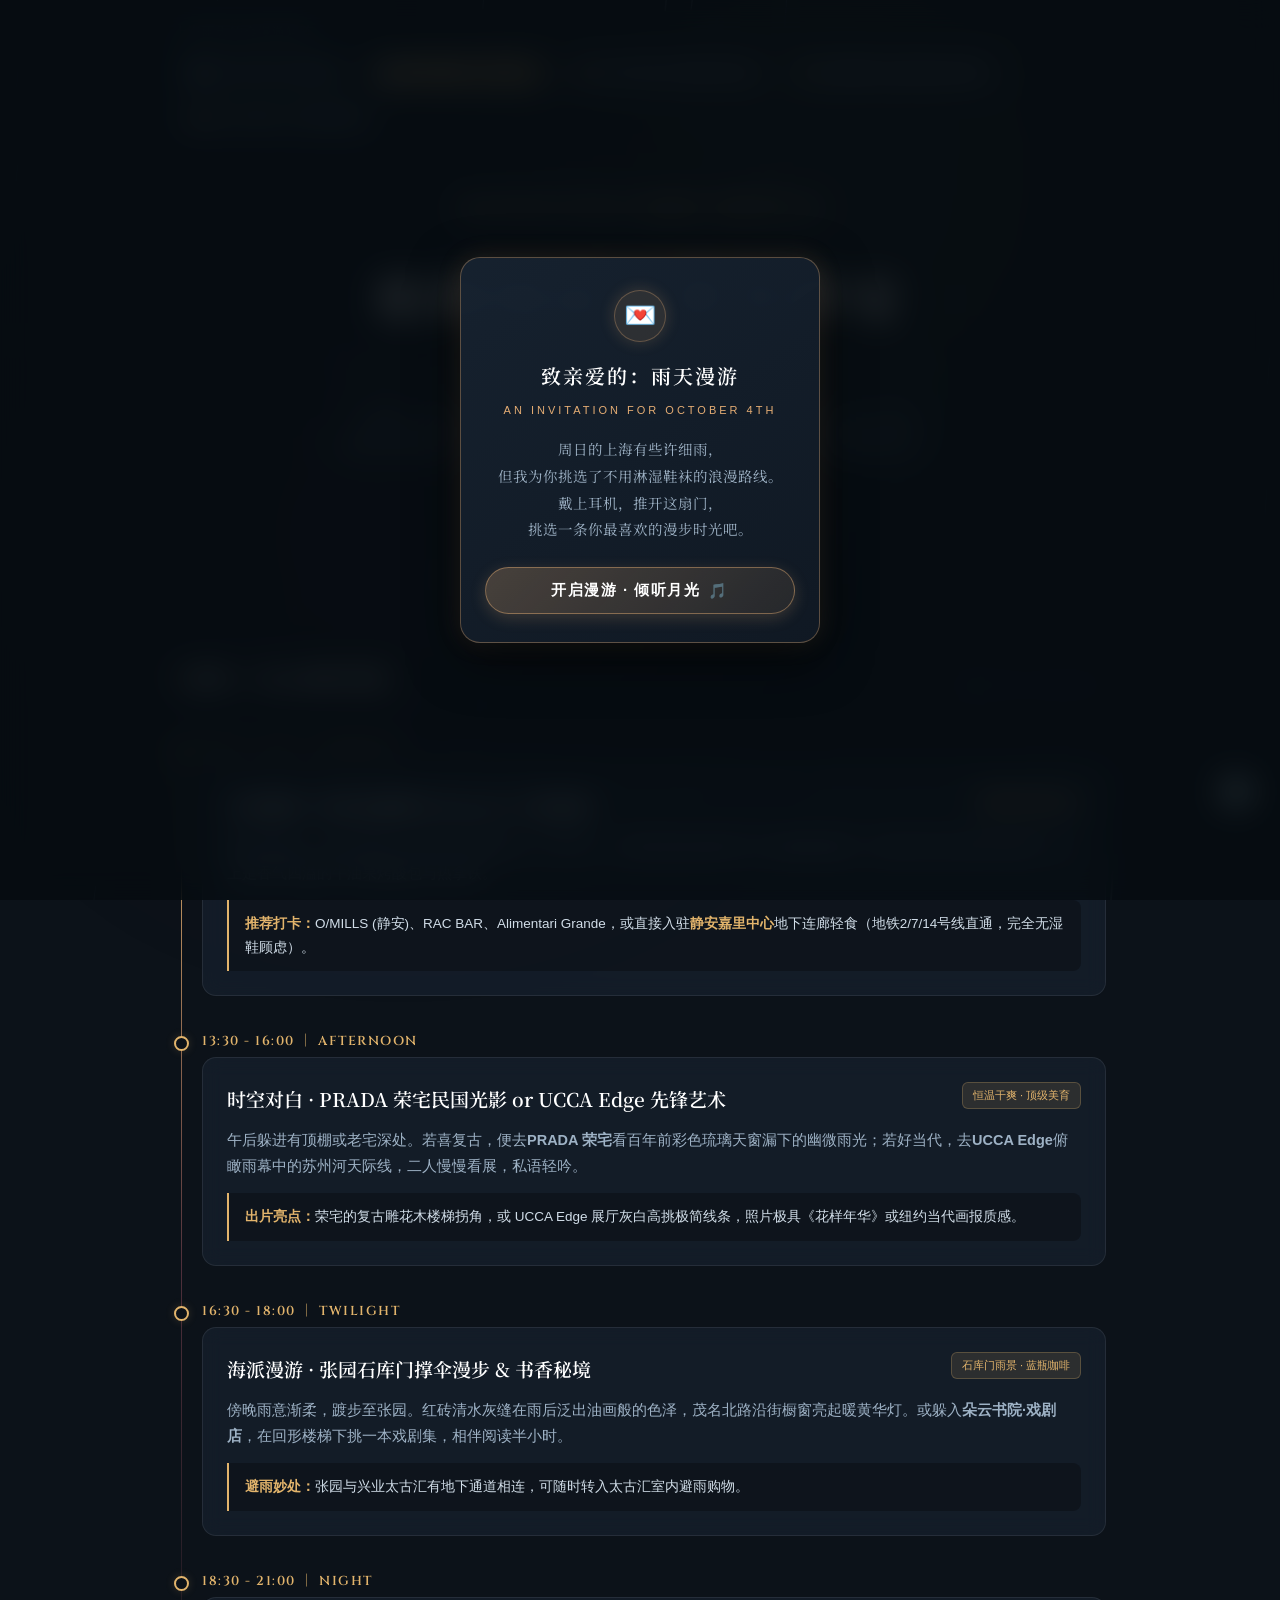
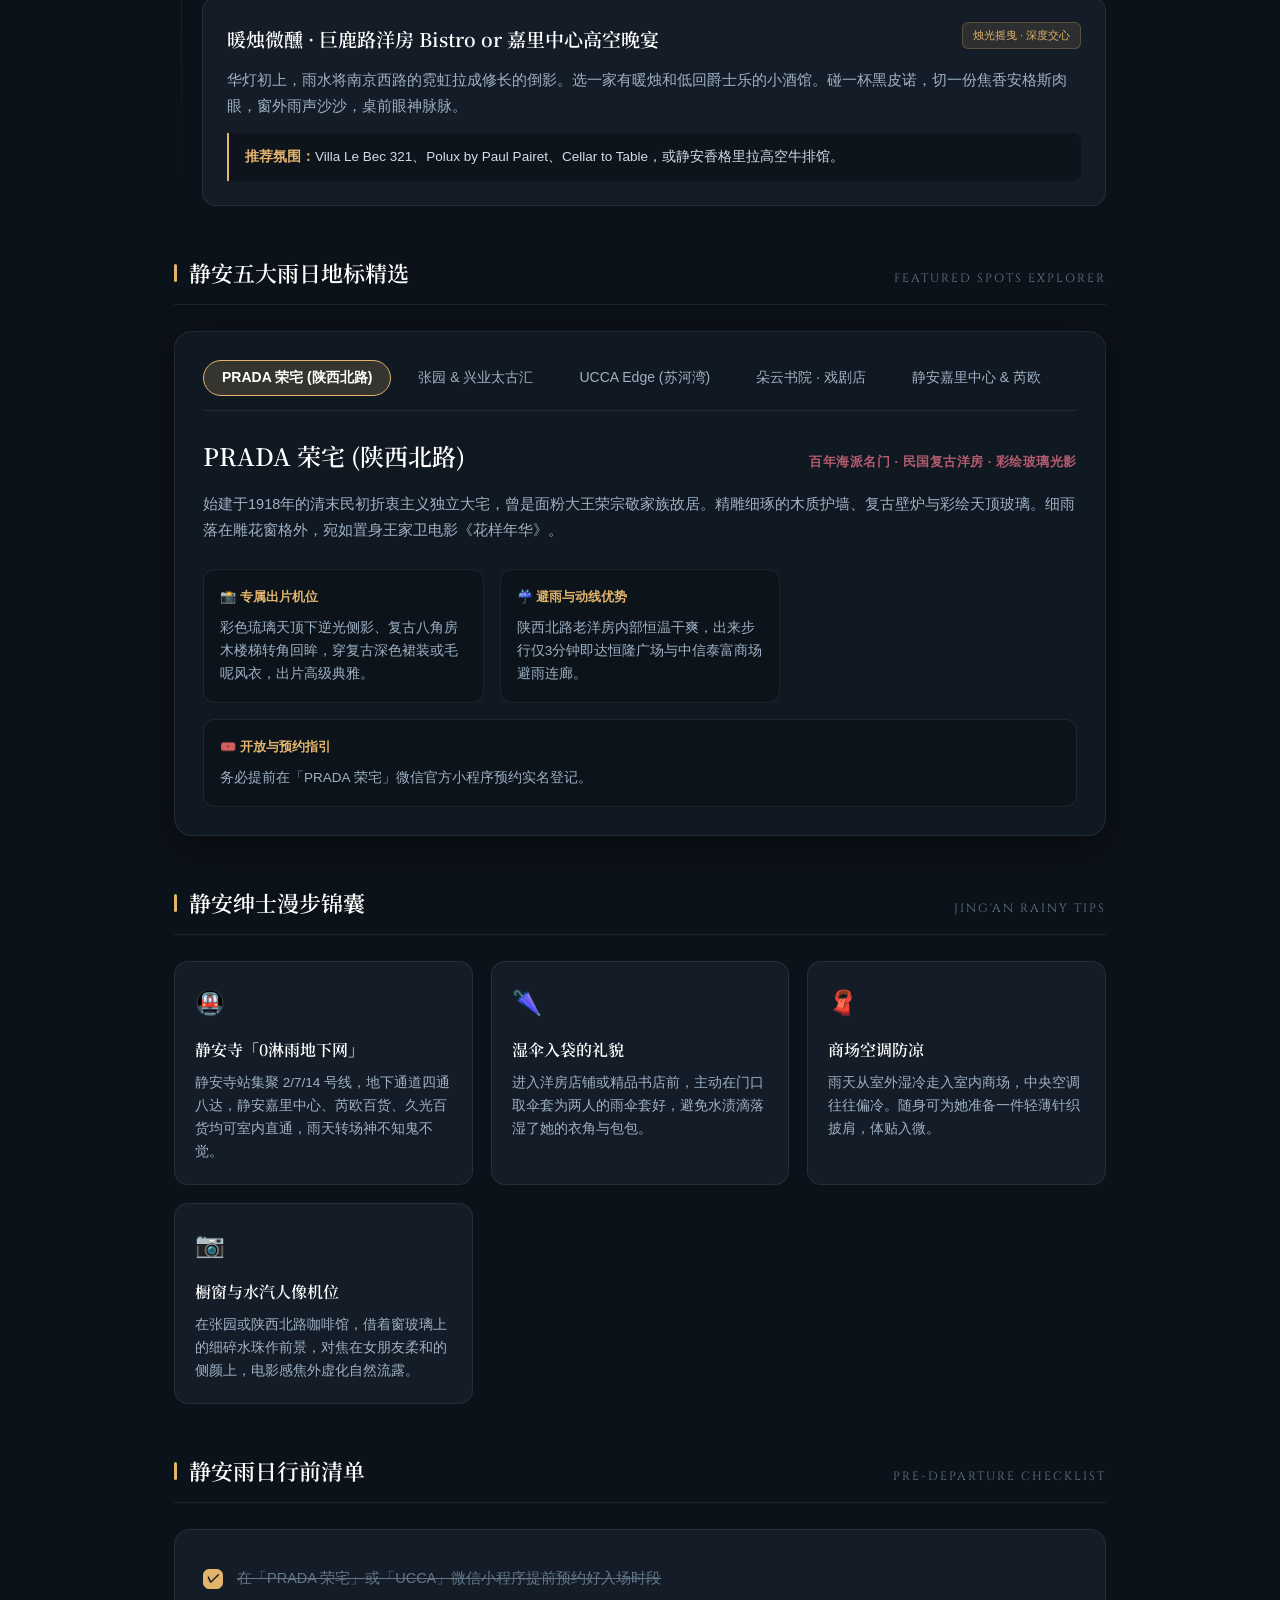
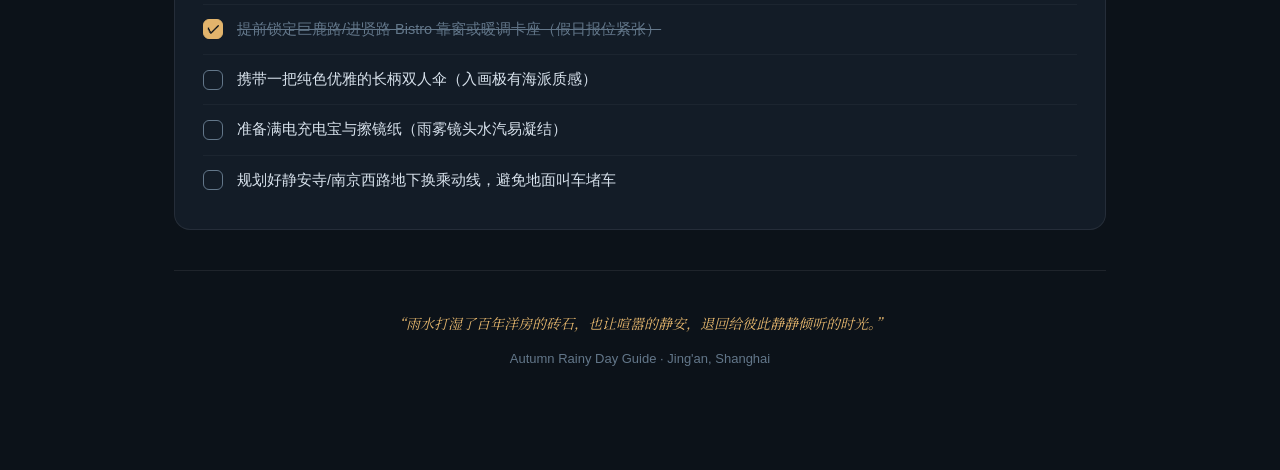
<file: jingan.html>
<!DOCTYPE html>
<html lang="zh-CN">
<head>
  <meta charset="UTF-8">
  <meta name="viewport" content="width=device-width, initial-scale=1.0">
  <title>梧桐细雨 · 摩登静安 | 海派洋房与光影橱窗雨日指南</title>
  <link rel="preconnect" href="https://fonts.googleapis.com">
  <link rel="preconnect" href="https://fonts.gstatic.com" crossorigin>
  <link href="https://fonts.googleapis.com/css2?family=Cinzel:wght@400;600;700&family=Noto+Serif+SC:wght@300;400;600;700&display=swap" rel="stylesheet">
  <style>
    :root {
      --bg-ink: #0c1219;
      --bg-surface: rgba(18, 27, 38, 0.75);
      --bg-card: rgba(23, 35, 48, 0.65);
      --border-subtle: rgba(255, 255, 255, 0.08);
      --border-accent: rgba(226, 180, 108, 0.35);
      --artdeco-gold: #e2b46c;     /* 静安寺与Art Deco金辉 */
      --gold-glow: rgba(226, 180, 108, 0.18);
      --shikumen-wine: #b35c6e;    /* 张园红砖与法式小酒馆红酒色 */
      --sycamore-green: #739082;   /* 雨打梧桐叶与苏河湾清韵 */
      --rain-sky: #70a1c4;
      --text-main: #f3f6fa;
      --text-muted: #9eb2c5;
      --text-dim: #63778a;
      --font-serif: "Noto Serif SC", "Songti SC", "Source Han Serif SC", STSong, serif;
      --font-display: "Cinzel", var(--font-serif);
      --font-sans: -apple-system, BlinkMacSystemFont, "PingFang SC", "Hiragino Sans GB", "Microsoft YaHei", sans-serif;
    }

    * {
      box-sizing: border-box;
      margin: 0;
      padding: 0;
    }

    body {
      background-color: var(--bg-ink);
      color: var(--text-main);
      font-family: var(--font-sans);
      line-height: 1.75;
      overflow-x: hidden;
      min-height: 100vh;
      position: relative;
    }

    /* Canvas for falling rain drops */
    #rain-canvas {
      position: fixed;
      top: 0;
      left: 0;
      width: 100vw;
      height: 100vh;
      pointer-events: none;
      z-index: 1;
      opacity: 0.65;
    }

    /* Ambient atmospheric glow */
    .ambient-glow {
      position: fixed;
      border-radius: 50%;
      filter: blur(140px);
      pointer-events: none;
      z-index: 0;
    }
    .glow-gold {
      top: -80px;
      right: 15%;
      width: 520px;
      height: 520px;
      background: radial-gradient(circle, rgba(226, 180, 108, 0.14) 0%, transparent 70%);
    }
    .glow-wine {
      bottom: 10%;
      left: 10%;
      width: 550px;
      height: 550px;
      background: radial-gradient(circle, rgba(179, 92, 110, 0.12) 0%, transparent 70%);
    }

    .container {
      max-width: 980px;
      margin: 0 auto;
      padding: 0 24px 80px;
      position: relative;
      z-index: 2;
    }

    /* Multi-route switcher navigation */
    .nav-routes {
      display: flex;
      justify-content: space-between;
      align-items: center;
      padding: 22px 0 10px;
      flex-wrap: wrap;
      gap: 12px;
      border-bottom: 1px solid var(--border-subtle);
    }
    .routes-pills {
      display: flex;
      gap: 10px;
      flex-wrap: wrap;
    }
    .route-link {
      font-size: 13px;
      color: var(--text-muted);
      text-decoration: none;
      padding: 5px 14px;
      border-radius: 20px;
      background: rgba(255, 255, 255, 0.04);
      border: 1px solid var(--border-subtle);
      transition: all 0.2s;
    }
    .route-link:hover {
      color: #fff;
      border-color: var(--border-accent);
      background: rgba(255, 255, 255, 0.08);
    }
    .route-link.current {
      color: var(--artdeco-gold);
      border-color: var(--artdeco-gold);
      background: rgba(226, 180, 108, 0.15);
      font-weight: 600;
    }

    /* Header */
    header {
      padding: 44px 0 36px;
      text-align: center;
    }

    .badge-weather {
      display: inline-flex;
      align-items: center;
      gap: 8px;
      padding: 6px 18px;
      background: rgba(255, 255, 255, 0.04);
      border: 1px solid var(--border-accent);
      border-radius: 999px;
      font-size: 13px;
      color: var(--artdeco-gold);
      letter-spacing: 1.5px;
      margin-bottom: 22px;
      backdrop-filter: blur(10px);
    }
    .badge-weather .pulse-dot {
      width: 6px;
      height: 6px;
      border-radius: 50%;
      background: var(--artdeco-gold);
      box-shadow: 0 0 8px var(--artdeco-gold);
      animation: pulse 2s infinite ease-in-out;
    }

    @keyframes pulse {
      0%, 100% { opacity: 0.4; transform: scale(0.9); }
      50% { opacity: 1; transform: scale(1.3); }
    }

    h1.hero-title {
      font-family: var(--font-serif);
      font-size: clamp(34px, 5.5vw, 54px);
      font-weight: 600;
      letter-spacing: 5px;
      color: #fff;
      margin-bottom: 14px;
      text-shadow: 0 4px 24px rgba(0, 0, 0, 0.6);
    }

    .hero-sub {
      font-family: var(--font-display);
      font-size: 13px;
      letter-spacing: 6px;
      color: var(--text-muted);
      text-transform: uppercase;
      margin-bottom: 22px;
    }

    .hero-quote {
      font-family: var(--font-serif);
      font-size: 15.5px;
      color: var(--text-muted);
      max-width: 640px;
      margin: 0 auto 30px;
      line-height: 1.9;
    }

    /* Audio Controller */
    .controls-bar {
      display: flex;
      justify-content: center;
      gap: 16px;
      margin-bottom: 44px;
      flex-wrap: wrap;
    }

    .btn-ambient {
      display: inline-flex;
      align-items: center;
      gap: 10px;
      padding: 10px 22px;
      background: var(--bg-surface);
      border: 1px solid var(--border-accent);
      border-radius: 30px;
      color: var(--artdeco-gold);
      font-size: 14px;
      cursor: pointer;
      transition: all 0.25s ease;
      backdrop-filter: blur(12px);
      box-shadow: 0 4px 16px rgba(0, 0, 0, 0.3);
    }
    .btn-ambient:hover {
      background: rgba(226, 180, 108, 0.16);
      transform: translateY(-1px);
    }
    .btn-ambient.playing {
      background: rgba(226, 180, 108, 0.26);
      box-shadow: 0 0 20px rgba(226, 180, 108, 0.35);
    }

    /* Section Titles */
    .section-title-wrap {
      display: flex;
      align-items: baseline;
      justify-content: space-between;
      border-bottom: 1px solid var(--border-subtle);
      padding-bottom: 12px;
      margin: 48px 0 26px;
    }

    .section-title {
      font-family: var(--font-serif);
      font-size: 22px;
      font-weight: 600;
      color: #fff;
      display: flex;
      align-items: center;
      gap: 12px;
    }
    .section-title::before {
      content: "";
      display: inline-block;
      width: 3px;
      height: 18px;
      background: var(--artdeco-gold);
      border-radius: 2px;
    }

    .section-en {
      font-family: var(--font-display);
      font-size: 12px;
      letter-spacing: 2px;
      color: var(--text-dim);
    }

    /* Timeline */
    .timeline {
      position: relative;
      padding-left: 28px;
      margin-bottom: 36px;
    }
    .timeline::before {
      content: "";
      position: absolute;
      left: 7px;
      top: 10px;
      bottom: 20px;
      width: 1px;
      background: linear-gradient(to bottom, var(--artdeco-gold), rgba(179, 92, 110, 0.4), transparent);
    }

    .timeline-node {
      position: relative;
      margin-bottom: 34px;
    }
    .node-pin {
      position: absolute;
      left: -28px;
      top: 6px;
      width: 15px;
      height: 15px;
      border-radius: 50%;
      background: var(--bg-ink);
      border: 2px solid var(--artdeco-gold);
      box-shadow: 0 0 10px var(--gold-glow);
    }
    .node-time {
      font-family: var(--font-display);
      font-size: 13px;
      letter-spacing: 1.5px;
      color: var(--artdeco-gold);
      margin-bottom: 4px;
      font-weight: 600;
    }

    .node-card {
      background: var(--bg-card);
      border: 1px solid var(--border-subtle);
      border-radius: 14px;
      padding: 24px;
      backdrop-filter: blur(10px);
      transition: border-color 0.25s, transform 0.25s;
    }
    .node-card:hover {
      border-color: var(--border-accent);
      transform: translateY(-2px);
    }

    .card-header {
      display: flex;
      justify-content: space-between;
      align-items: flex-start;
      margin-bottom: 12px;
      flex-wrap: wrap;
      gap: 8px;
    }

    .node-title {
      font-family: var(--font-serif);
      font-size: 19px;
      font-weight: 600;
      color: #fff;
    }

    .badge-tag {
      font-size: 11px;
      padding: 3px 10px;
      border-radius: 6px;
      background: rgba(226, 180, 108, 0.12);
      color: var(--artdeco-gold);
      border: 1px solid rgba(226, 180, 108, 0.25);
    }

    .node-desc {
      color: var(--text-muted);
      font-size: 14.5px;
      margin-bottom: 14px;
      line-height: 1.8;
    }

    .highlight-box {
      background: rgba(0, 0, 0, 0.28);
      border-left: 2px solid var(--artdeco-gold);
      padding: 12px 16px;
      border-radius: 0 8px 8px 0;
      font-size: 13.5px;
      color: #d1dde8;
      margin-top: 10px;
    }
    .highlight-box strong {
      color: var(--artdeco-gold);
      font-weight: 600;
    }

    /* Spot Selector Tabs */
    .tab-container {
      background: var(--bg-surface);
      border: 1px solid var(--border-subtle);
      border-radius: 18px;
      padding: 28px;
      backdrop-filter: blur(16px);
      box-shadow: 0 10px 40px rgba(0, 0, 0, 0.4);
      margin-bottom: 40px;
    }

    .tab-pills {
      display: flex;
      gap: 8px;
      overflow-x: auto;
      padding-bottom: 14px;
      margin-bottom: 24px;
      border-bottom: 1px solid var(--border-subtle);
      scrollbar-width: thin;
    }
    .tab-pills::-webkit-scrollbar {
      height: 4px;
    }
    .tab-pills::-webkit-scrollbar-thumb {
      background: var(--border-subtle);
      border-radius: 4px;
    }

    .tab-pill {
      background: transparent;
      border: 1px solid transparent;
      color: var(--text-muted);
      padding: 8px 18px;
      border-radius: 20px;
      font-size: 14px;
      cursor: pointer;
      white-space: nowrap;
      transition: all 0.2s ease;
      font-family: var(--font-sans);
    }
    .tab-pill:hover {
      color: #fff;
      background: rgba(255, 255, 255, 0.05);
    }
    .tab-pill.active {
      color: #fff;
      background: rgba(226, 180, 108, 0.18);
      border-color: var(--artdeco-gold);
      font-weight: 600;
    }

    .spot-content-panel {
      display: grid;
      grid-template-columns: 1fr;
      gap: 20px;
    }

    .spot-hero-card {
      display: flex;
      flex-direction: column;
      gap: 14px;
    }

    .spot-title-row {
      display: flex;
      justify-content: space-between;
      align-items: baseline;
      flex-wrap: wrap;
      gap: 10px;
    }

    .spot-name {
      font-family: var(--font-serif);
      font-size: 24px;
      font-weight: 600;
      color: #fff;
    }

    .spot-vibe {
      font-size: 13px;
      color: var(--shikumen-wine);
      letter-spacing: 0.5px;
      font-weight: 600;
    }

    .spot-grid-info {
      display: grid;
      grid-template-columns: repeat(auto-fit, minmax(260px, 1fr));
      gap: 16px;
      margin-top: 6px;
    }

    .info-card {
      background: rgba(12, 18, 25, 0.65);
      border: 1px solid var(--border-subtle);
      border-radius: 12px;
      padding: 16px;
    }

    .info-card-title {
      font-size: 13px;
      font-weight: 600;
      color: var(--artdeco-gold);
      margin-bottom: 8px;
      display: flex;
      align-items: center;
      gap: 6px;
    }

    .info-card-text {
      font-size: 13.5px;
      color: var(--text-muted);
      line-height: 1.7;
    }

    /* Tips Grid */
    .tips-grid {
      display: grid;
      grid-template-columns: repeat(auto-fit, minmax(220px, 1fr));
      gap: 18px;
      margin-bottom: 40px;
    }

    .tip-card {
      background: var(--bg-card);
      border: 1px solid var(--border-subtle);
      border-radius: 14px;
      padding: 20px;
      transition: all 0.25s;
    }
    .tip-card:hover {
      border-color: var(--border-accent);
      transform: translateY(-3px);
    }

    .tip-icon {
      font-size: 24px;
      margin-bottom: 12px;
      display: inline-block;
    }

    .tip-title {
      font-family: var(--font-serif);
      font-size: 16px;
      color: #fff;
      margin-bottom: 8px;
      font-weight: 600;
    }

    .tip-text {
      font-size: 13.5px;
      color: var(--text-muted);
      line-height: 1.7;
    }

    /* Checklist */
    .checklist-wrap {
      background: var(--bg-card);
      border: 1px solid var(--border-subtle);
      border-radius: 16px;
      padding: 24px 28px;
      margin-bottom: 40px;
    }

    .checklist-item {
      display: flex;
      align-items: center;
      gap: 14px;
      padding: 12px 0;
      border-bottom: 1px solid rgba(255, 255, 255, 0.04);
      cursor: pointer;
      user-select: none;
    }
    .checklist-item:last-child {
      border-bottom: none;
    }

    .check-custom {
      width: 20px;
      height: 20px;
      border-radius: 6px;
      border: 1.5px solid var(--text-dim);
      display: flex;
      align-items: center;
      justify-content: center;
      transition: all 0.2s;
      flex-shrink: 0;
    }
    .checklist-item.checked .check-custom {
      background: var(--artdeco-gold);
      border-color: var(--artdeco-gold);
    }
    .checklist-item.checked .check-custom::after {
      content: "✓";
      color: #0c1219;
      font-size: 13px;
      font-weight: bold;
    }
    .checklist-item.checked .check-label {
      color: var(--text-dim);
      text-decoration: line-through;
    }

    .check-label {
      font-size: 14.5px;
      color: #d8e2ec;
      transition: color 0.2s;
    }

    /* Footer */
    footer {
      text-align: center;
      padding: 40px 0 20px;
      border-top: 1px solid var(--border-subtle);
      color: var(--text-dim);
      font-size: 13px;
    }

    .footer-quote {
      font-family: var(--font-serif);
      font-style: italic;
      color: var(--artdeco-gold);
      margin-bottom: 12px;
      font-size: 14px;
    }

    @media (max-width: 640px) {
      .container {
        padding: 0 16px 60px;
      }
      header {
        padding: 30px 0 20px;
      }
      .tab-container {
        padding: 20px 16px;
      }
      .timeline {
        padding-left: 20px;
      }
      .node-pin {
        left: -20px;
      }
    }
  </style>
  <link rel="stylesheet" href="player.css">
</head>
<body>

  <!-- Ambient light blobs -->
  <div class="ambient-glow glow-gold"></div>
  <div class="ambient-glow glow-wine"></div>

  <!-- Rain Canvas for animated rainfall -->
  <canvas id="rain-canvas"></canvas>

  <div class="container">
    <!-- Top Route Navigation Switcher -->
    <div class="nav-routes">
      <span style="font-size: 12.5px; color: var(--text-dim); letter-spacing: 1px;">上海雨天约会漫游矩阵</span>
      <div class="routes-pills">
        <a href="index.html" class="route-link">🏛️ 市区艺术线 (外滩/浦东)</a>
        <a href="jingan.html" class="route-link current">☕ 静安梧桐线 (洋房/张园)</a>
        <a href="xuhui.html" class="route-link">🎻 徐汇艺韵线 (书院/黑石/西岸)</a>
        <a href="jiading.html" class="route-link">🎋 嘉定烟雨线 (保利剧院/远香湖)</a>
        <a href="songjiang.html" class="route-link">🏰 松江云间线 (广富林/泰晤士)</a>
      </div>
    </div>

    <header>
      <div class="badge-weather">
        <span class="pulse-dot"></span>
        <span>SHANGHAI JING'AN · 梧桐掩映 · 细雨霏霏 21°C</span>
      </div>
      <h1 class="hero-title">梧桐细雨 · 摩登静安</h1>
      <p class="hero-sub">HERITAGE MANSIONS & MODERN URBAN ROMANCE</p>
      <p class="hero-quote">
        “在静安，细雨洗亮了法桐青翠，也让百年的雕花洋房与玻璃橱窗泛起迷人的柔光。<br>
        穿梭在陕西北路的老宅与地下温暖连廊之间，无需撑伞，便是一场流动的海派电影。”
      </p>

      <div class="controls-bar">
        <button id="toggle-audio-btn" class="btn-ambient">
          <span id="audio-icon">🌧️</span>
          <span id="audio-label">开启街角暖咖雨声</span>
        </button>
      </div>
    </header>

    <!-- Part 1: Timeline -->
    <div class="section-title-wrap">
      <h2 class="section-title">静安一日心动时光线</h2>
      <span class="section-en">CURATED SCHEDULE</span>
    </div>

    <div class="timeline">
      <!-- Node 1 -->
      <div class="timeline-node">
        <div class="node-pin"></div>
        <div class="node-time">10:30 - 12:30 ｜ MORNING</div>
        <div class="node-card">
          <div class="card-header">
            <h3 class="node-title">洋房醒神 · 陕西北路暖光 Brunch 与热滴滤</h3>
            <span class="badge-tag">陕西北路 / 巨富长</span>
          </div>
          <p class="node-desc">
            睡到自然醒，来到充满老上海洋房气韵的街角。推门而入，是面包烘焙的麦香与手冲咖啡的醇厚。窗外雨水滑过绿植与玻璃，桌上是香气四溢的牛油果烤酸包与热拿铁。
          </p>
          <div class="highlight-box">
            <strong>推荐打卡：</strong>O/MILLS (静安)、RAC BAR、Alimentari Grande，或直接入驻<strong>静安嘉里中心</strong>地下连廊轻食（地铁2/7/14号线直通，完全无湿鞋顾虑）。
          </div>
        </div>
      </div>

      <!-- Node 2 -->
      <div class="timeline-node">
        <div class="node-pin"></div>
        <div class="node-time">13:30 - 16:00 ｜ AFTERNOON</div>
        <div class="node-card">
          <div class="card-header">
            <h3 class="node-title">时空对白 · PRADA 荣宅民国光影 or UCCA Edge 先锋艺术</h3>
            <span class="badge-tag">恒温干爽 · 顶级美育</span>
          </div>
          <p class="node-desc">
            午后躲进有顶棚或老宅深处。若喜复古，便去<strong>PRADA 荣宅</strong>看百年前彩色琉璃天窗漏下的幽微雨光；若好当代，去<strong>UCCA Edge</strong>俯瞰雨幕中的苏州河天际线，二人慢慢看展，私语轻吟。
          </p>
          <div class="highlight-box">
            <strong>出片亮点：</strong>荣宅的复古雕花木楼梯拐角，或 UCCA Edge 展厅灰白高挑极简线条，照片极具《花样年华》或纽约当代画报质感。
          </div>
        </div>
      </div>

      <!-- Node 3 -->
      <div class="timeline-node">
        <div class="node-pin"></div>
        <div class="node-time">16:30 - 18:00 ｜ TWILIGHT</div>
        <div class="node-card">
          <div class="card-header">
            <h3 class="node-title">海派漫游 · 张园石库门撑伞漫步 & 书香秘境</h3>
            <span class="badge-tag">石库门雨景 · 蓝瓶咖啡</span>
          </div>
          <p class="node-desc">
            傍晚雨意渐柔，踱步至张园。红砖清水灰缝在雨后泛出油画般的色泽，茂名北路沿街橱窗亮起暖黄华灯。或躲入<strong>朵云书院·戏剧店</strong>，在回形楼梯下挑一本戏剧集，相伴阅读半小时。
          </p>
          <div class="highlight-box">
            <strong>避雨妙处：</strong>张园与兴业太古汇有地下通道相连，可随时转入太古汇室内避雨购物。
          </div>
        </div>
      </div>

      <!-- Node 4 -->
      <div class="timeline-node">
        <div class="node-pin"></div>
        <div class="node-time">18:30 - 21:00 ｜ NIGHT</div>
        <div class="node-card">
          <div class="card-header">
            <h3 class="node-title">暖烛微醺 · 巨鹿路洋房 Bistro or 嘉里中心高空晚宴</h3>
            <span class="badge-tag">烛光摇曳 · 深度交心</span>
          </div>
          <p class="node-desc">
            华灯初上，雨水将南京西路的霓虹拉成修长的倒影。选一家有暖烛和低回爵士乐的小酒馆。碰一杯黑皮诺，切一份焦香安格斯肉眼，窗外雨声沙沙，桌前眼神脉脉。
          </p>
          <div class="highlight-box">
            <strong>推荐氛围：</strong>Villa Le Bec 321、Polux by Paul Pairet、Cellar to Table，或静安香格里拉高空牛排馆。
          </div>
        </div>
      </div>
    </div>

    <!-- Part 2: Interactive Spot Explorer -->
    <div class="section-title-wrap">
      <h2 class="section-title">静安五大雨日地标精选</h2>
      <span class="section-en">FEATURED SPOTS EXPLORER</span>
    </div>

    <div class="tab-container">
      <div class="tab-pills" id="tab-pills">
        <button class="tab-pill active" data-id="prada">PRADA 荣宅 (陕西北路)</button>
        <button class="tab-pill" data-id="zhangyuan">张园 & 兴业太古汇</button>
        <button class="tab-pill" data-id="ucca">UCCA Edge (苏河湾)</button>
        <button class="tab-pill" data-id="duoyun">朵云书院 · 戏剧店</button>
        <button class="tab-pill" data-id="kerry">静安嘉里中心 & 芮欧</button>
      </div>

      <div class="spot-content-panel" id="spot-display">
        <!-- Injected dynamically -->
      </div>
    </div>

    <!-- Part 3: Field Guide -->
    <div class="section-title-wrap">
      <h2 class="section-title">静安绅士漫步锦囊</h2>
      <span class="section-en">JING'AN RAINY TIPS</span>
    </div>

    <div class="tips-grid">
      <div class="tip-card">
        <div class="tip-icon">🚇</div>
        <div class="tip-title">静安寺「0淋雨地下网」</div>
        <div class="tip-text">
          静安寺站集聚 2/7/14 号线，地下通道四通八达，静安嘉里中心、芮欧百货、久光百货均可室内直通，雨天转场神不知鬼不觉。
        </div>
      </div>

      <div class="tip-card">
        <div class="tip-icon">🌂</div>
        <div class="tip-title">湿伞入袋的礼貌</div>
        <div class="tip-text">
          进入洋房店铺或精品书店前，主动在门口取伞套为两人的雨伞套好，避免水渍滴落湿了她的衣角与包包。
        </div>
      </div>

      <div class="tip-card">
        <div class="tip-icon">🧣</div>
        <div class="tip-title">商场空调防凉</div>
        <div class="tip-text">
          雨天从室外湿冷走入室内商场，中央空调往往偏冷。随身可为她准备一件轻薄针织披肩，体贴入微。
        </div>
      </div>

      <div class="tip-card">
        <div class="tip-icon">📷</div>
        <div class="tip-title">橱窗与水汽人像机位</div>
        <div class="tip-text">
          在张园或陕西北路咖啡馆，借着窗玻璃上的细碎水珠作前景，对焦在女朋友柔和的侧颜上，电影感焦外虚化自然流露。
        </div>
      </div>
    </div>

    <!-- Part 4: Checklist -->
    <div class="section-title-wrap">
      <h2 class="section-title">静安雨日行前清单</h2>
      <span class="section-en">PRE-DEPARTURE CHECKLIST</span>
    </div>

    <div class="checklist-wrap">
      <div class="checklist-item checked" onclick="toggleCheck(this)">
        <div class="check-custom"></div>
        <span class="check-label">在「PRADA 荣宅」或「UCCA」微信小程序提前预约好入场时段</span>
      </div>
      <div class="checklist-item checked" onclick="toggleCheck(this)">
        <div class="check-custom"></div>
        <span class="check-label">提前锁定巨鹿路/进贤路 Bistro 靠窗或暖调卡座（假日报位紧张）</span>
      </div>
      <div class="checklist-item" onclick="toggleCheck(this)">
        <div class="check-custom"></div>
        <span class="check-label">携带一把纯色优雅的长柄双人伞（入画极有海派质感）</span>
      </div>
      <div class="checklist-item" onclick="toggleCheck(this)">
        <div class="check-custom"></div>
        <span class="check-label">准备满电充电宝与擦镜纸（雨雾镜头水汽易凝结）</span>
      </div>
      <div class="checklist-item" onclick="toggleCheck(this)">
        <div class="check-custom"></div>
        <span class="check-label">规划好静安寺/南京西路地下换乘动线，避免地面叫车堵车</span>
      </div>
    </div>

    <footer>
      <p class="footer-quote">“雨水打湿了百年洋房的砖石，也让喧嚣的静安，退回给彼此静静倾听的时光。”</p>
      <p>Autumn Rainy Day Guide · Jing'an, Shanghai</p>
    </footer>
  </div>

  <script>
    const spotData = {
      prada: {
        name: "PRADA 荣宅 (陕西北路)",
        vibe: "百年海派名门 · 民国复古洋房 · 彩绘玻璃光影",
        desc: "始建于1918年的清末民初折衷主义独立大宅，曾是面粉大王荣宗敬家族故居。精雕细琢的木质护墙、复古壁炉与彩绘天顶玻璃。细雨落在雕花窗格外，宛如置身王家卫电影《花样年华》。",
        photoTip: "彩色琉璃天顶下逆光侧影、复古八角房木楼梯转角回眸，穿复古深色裙装或毛呢风衣，出片高级典雅。",
        rainTip: "陕西北路老洋房内部恒温干爽，出来步行仅3分钟即达恒隆广场与中信泰富商场避雨连廊。",
        booking: "务必提前在「PRADA 荣宅」微信官方小程序预约实名登记。"
      },
      zhangyuan: {
        name: "张园 & 兴业太古汇",
        vibe: "海上第一名园 · 海派石库门红砖 · 国际奢尚连廊",
        desc: "上海现存规模最大、保存最完整的中西合璧石库门建筑群。雨后的红砖清水墙质感深邃，汇聚了蓝瓶咖啡、路易威登等精致空间。与兴业太古汇地下直接相通。",
        photoTip: "雨中撑一把纯黑或墨绿长柄伞走在石库门窄巷里，湿漉漉的青石地面倒映着沿街暖黄橱窗灯光，海派故事感极强。",
        rainTip: "若雨势转大，可直接穿入张园地下通道进入兴业太古汇，室内拥有超大天幕穹顶、查公馆百年古建筑与数百家高品质餐饮。",
        booking: "张园公共街区免费开放，部分特展在官方小程序预约。"
      },
      ucca: {
        name: "UCCA Edge (苏河湾)",
        vibe: "纽约当代艺术殿堂 · 俯瞰细雨苏州河 · 灰白极简空间",
        desc: "位于静安苏河湾核心区盈凯文创广场，由知名建筑事务所 SO-IL 设计。高挑清冷的现代艺术展厅，顶层户外露台更可将雨雾笼罩的苏州河与摩登天际线尽收眼底。",
        photoTip: "极简白墙与当代先锋装置前抓拍看展自然动态，灰白基调照片在朋友圈极显不俗审美与艺术品位。",
        rainTip: "地铁8/12号线曲阜路站出站即达，毗邻大悦城与苏河湾万象天地，室内商圈衔接极顺。",
        booking: "微信搜索「UCCA尤伦斯当代艺术中心」小程序购票预约。"
      },
      duoyun: {
        name: "朵云书院 · 戏剧店 (长乐路)",
        vibe: "老洋房回形旋转楼梯 · 戏剧经典台词 · 沉静墨香",
        desc: "藏在巨鹿路长乐路街区的戏剧主题四层洋房书店。一楼旋转楼梯嵌满经典戏剧剧本金句，二三楼错落陈列戏剧、文学、音乐典籍，顶楼咖啡座正对着窗外滴雨的梧桐叶。",
        photoTip: "在黑色螺旋楼梯间抬头或俯拍，利用书架暖光与戏剧台词背板作为背景，文艺知性拉满。",
        rainTip: "洋房空间静谧，馆内提供手冲咖啡与甜点，两人并肩躲雨阅读，极其惬意。",
        booking: "免费开放，节假日可提前在「世纪朵云」公众号预约入馆。"
      },
      kerry: {
        name: "静安嘉里中心 & 芮欧百货",
        vibe: "0淋雨地下王者 · 顶级烘焙与买手店 · 米其林云集",
        desc: "静安寺核心双子星，通过地铁2/7/14号线地下管网无缝咬合。从B2到顶层全部被温暖香氛、精致买手店与米其林餐厅包裹，室外哪怕暴雨倾盆，室内依然悠然自得。",
        photoTip: "芮欧B2的精致小食街区，或嘉里中心南区中央连廊的大型艺术装置旁，色彩丰富现代。",
        rainTip: "雨天最强避难所！集地铁、车库、商场、影院、书店于一体，鞋袜从头到尾保持干爽洁净。",
        booking: "自由漫步，正餐推荐提前在大众点评/美味不用等线上预排。"
      }
    };

    function renderSpot(id) {
      const data = spotData[id];
      const container = document.getElementById('spot-display');
      container.innerHTML = `
        <div class="spot-hero-card">
          <div class="spot-title-row">
            <h3 class="spot-name">${data.name}</h3>
            <span class="spot-vibe">${data.vibe}</span>
          </div>
          <p class="node-desc" style="margin-bottom: 0;">${data.desc}</p>
        </div>
        <div class="spot-grid-info">
          <div class="info-card">
            <div class="info-card-title">📸 专属出片机位</div>
            <p class="info-card-text">${data.photoTip}</p>
          </div>
          <div class="info-card">
            <div class="info-card-title">☔ 避雨与动线优势</div>
            <p class="info-card-text">${data.rainTip}</p>
          </div>
          <div class="info-card" style="grid-column: 1 / -1;">
            <div class="info-card-title">🎟️ 开放与预约指引</div>
            <p class="info-card-text">${data.booking}</p>
          </div>
        </div>
      `;
    }

    // Tabs listener
    const pills = document.querySelectorAll('.tab-pill');
    pills.forEach(pill => {
      pill.addEventListener('click', () => {
        pills.forEach(p => p.classList.remove('active'));
        pill.classList.add('active');
        renderSpot(pill.dataset.id);
      });
    });

    // Default spot
    renderSpot('prada');

    // Checklist toggling
    function toggleCheck(el) {
      el.classList.toggle('checked');
    }

    // --- Procedural Canvas Gentle Rain ---
    const canvas = document.getElementById('rain-canvas');
    const ctx = canvas.getContext('2d');
    let width, height;
    const drops = [];
    const dropCount = 130;

    function resizeCanvas() {
      width = canvas.width = window.innerWidth;
      height = canvas.height = window.innerHeight;
    }
    window.addEventListener('resize', resizeCanvas);
    resizeCanvas();

    for (let i = 0; i < dropCount; i++) {
      drops.push({
        x: Math.random() * width,
        y: Math.random() * height,
        length: Math.random() * 20 + 14,
        speed: Math.random() * 7 + 8,
        opacity: Math.random() * 0.32 + 0.15,
        width: Math.random() * 1.2 + 0.6
      });
    }

    function animateRain() {
      ctx.clearRect(0, 0, width, height);
      ctx.strokeStyle = '#c0d4e4';
      ctx.lineCap = 'round';

      for (let i = 0; i < dropCount; i++) {
        const d = drops[i];
        ctx.beginPath();
        ctx.lineWidth = d.width;
        ctx.globalAlpha = d.opacity;
        ctx.moveTo(d.x, d.y);
        ctx.lineTo(d.x - 1.8, d.y + d.length);
        ctx.stroke();

        d.y += d.speed;
        d.x -= 0.6;

        if (d.y > height) {
          d.y = -d.length;
          d.x = Math.random() * (width + 100);
        }
      }
      requestAnimationFrame(animateRain);
    }
    animateRain();

    // --- Web Audio API Cafe & Rain Synthesizer ---
    let audioCtx = null;
    let isPlaying = false;
    let rainGain = null;

    const audioBtn = document.getElementById('toggle-audio-btn');
    const audioIcon = document.getElementById('audio-icon');
    const audioLabel = document.getElementById('audio-label');

    function createCafeRainAudio() {
      audioCtx = new (window.AudioContext || window.webkitAudioContext)();
      const bufferSize = audioCtx.sampleRate * 2;
      const noiseBuffer = audioCtx.createBuffer(1, bufferSize, audioCtx.sampleRate);
      const output = noiseBuffer.getChannelData(0);

      let b0 = 0, b1 = 0, b2 = 0, b3 = 0, b4 = 0, b5 = 0, b6 = 0;
      for (let i = 0; i < bufferSize; i++) {
        const white = Math.random() * 2 - 1;
        b0 = 0.99886 * b0 + white * 0.0555179;
        b1 = 0.99332 * b1 + white * 0.0750759;
        b2 = 0.96900 * b2 + white * 0.1538520;
        b3 = 0.86650 * b3 + white * 0.3104856;
        b4 = 0.55000 * b4 + white * 0.5329522;
        b5 = -0.7616 * b5 - white * 0.0168980;
        output[i] = (b0 + b1 + b2 + b3 + b4 + b5 + b6 + white * 0.5362) * 0.038;
        b6 = white * 0.115926;
      }

      const whiteNoise = audioCtx.createBufferSource();
      whiteNoise.buffer = noiseBuffer;
      whiteNoise.loop = true;

      // Lowpass filter for warm cafe rain
      const filter = audioCtx.createBiquadFilter();
      filter.type = 'lowpass';
      filter.frequency.setValueAtTime(750, audioCtx.currentTime);

      rainGain = audioCtx.createGain();
      rainGain.gain.setValueAtTime(0.01, audioCtx.currentTime);

      whiteNoise.connect(filter);
      filter.connect(rainGain);
      rainGain.connect(audioCtx.destination);
      whiteNoise.start();
    }

    audioBtn.addEventListener('click', () => {
      if (!audioCtx) {
        createCafeRainAudio();
      }
      if (!isPlaying) {
        if (audioCtx.state === 'suspended') {
          audioCtx.resume();
        }
        rainGain.gain.setTargetAtTime(0.2, audioCtx.currentTime, 0.4);
        isPlaying = true;
        audioBtn.classList.add('playing');
        audioIcon.textContent = '🔊';
        audioLabel.textContent = '静音街角雨声';
      } else {
        rainGain.gain.setTargetAtTime(0.0001, audioCtx.currentTime, 0.3);
        isPlaying = false;
        audioBtn.classList.remove('playing');
        audioIcon.textContent = '🌧️';
        audioLabel.textContent = '开启街角暖咖雨声';
      }
    });
  </script>
  <script src="player.js"></script>
</body>
</html>
</file>
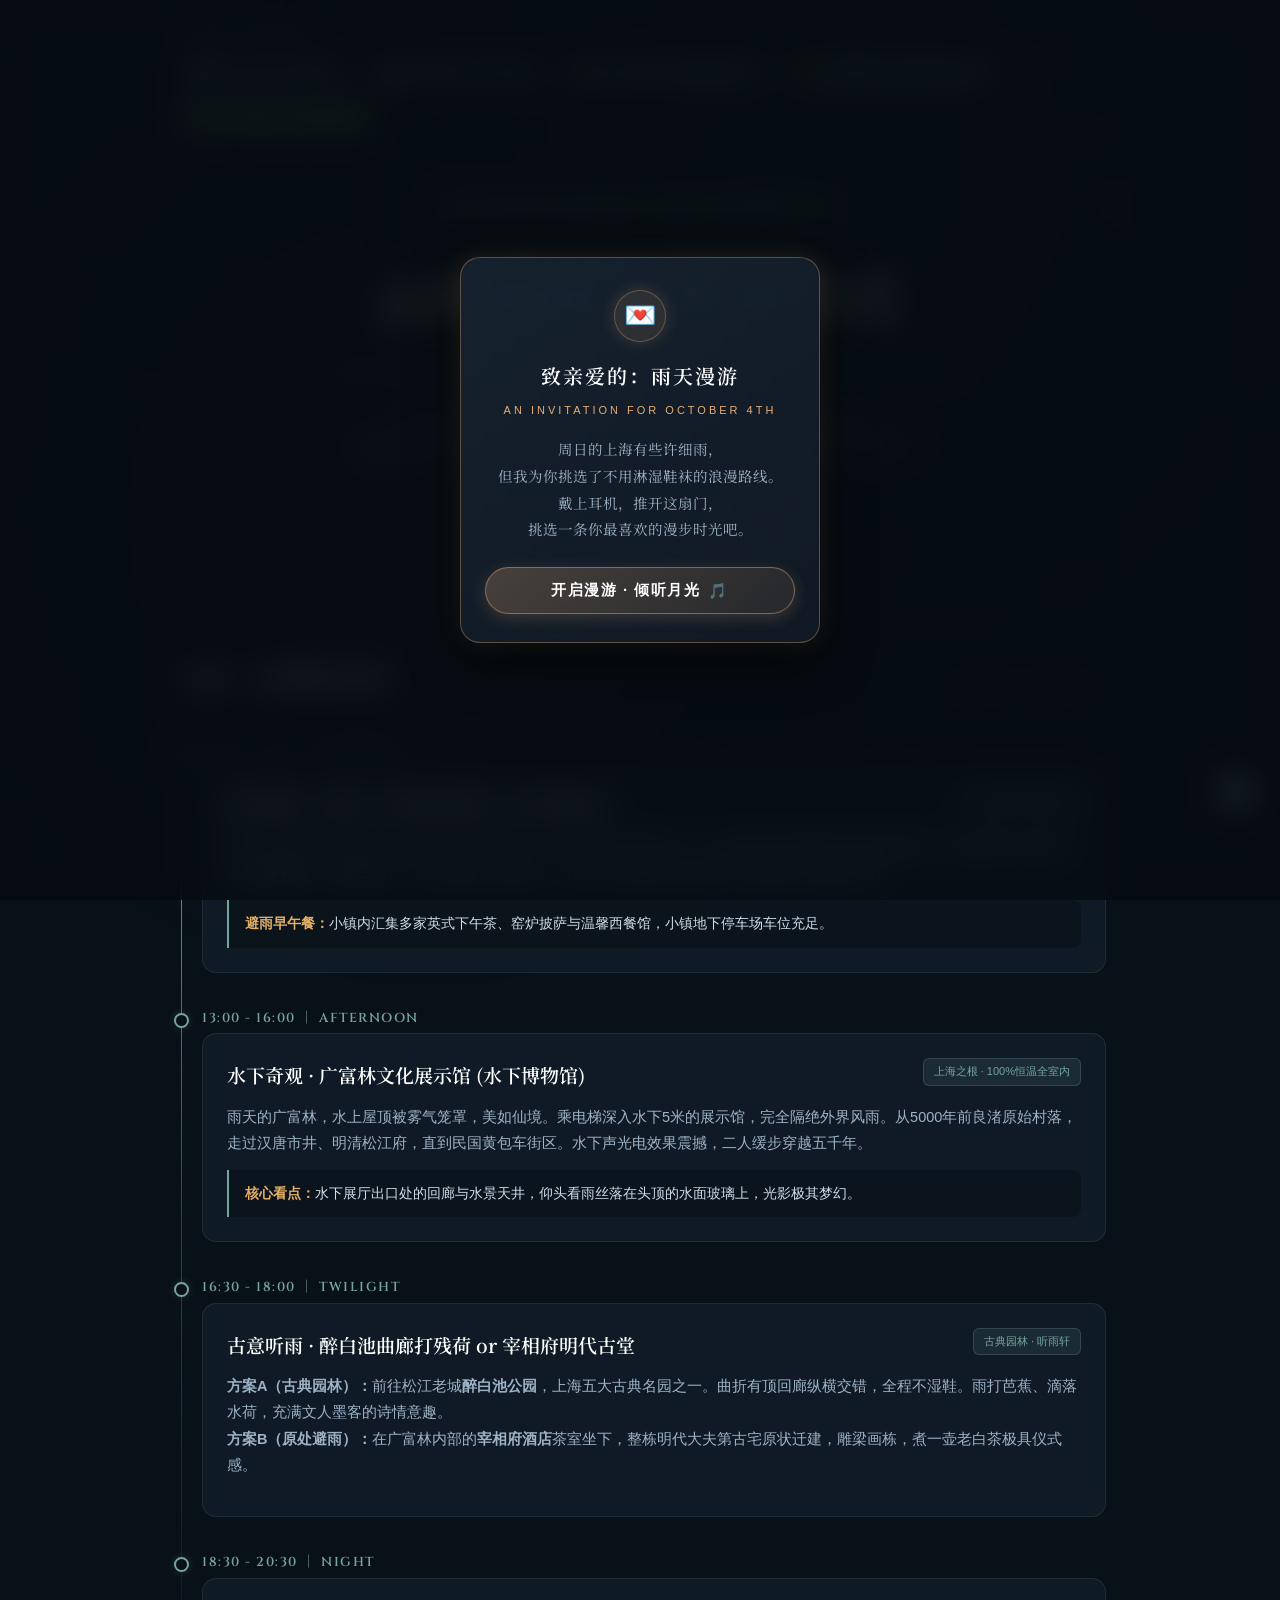
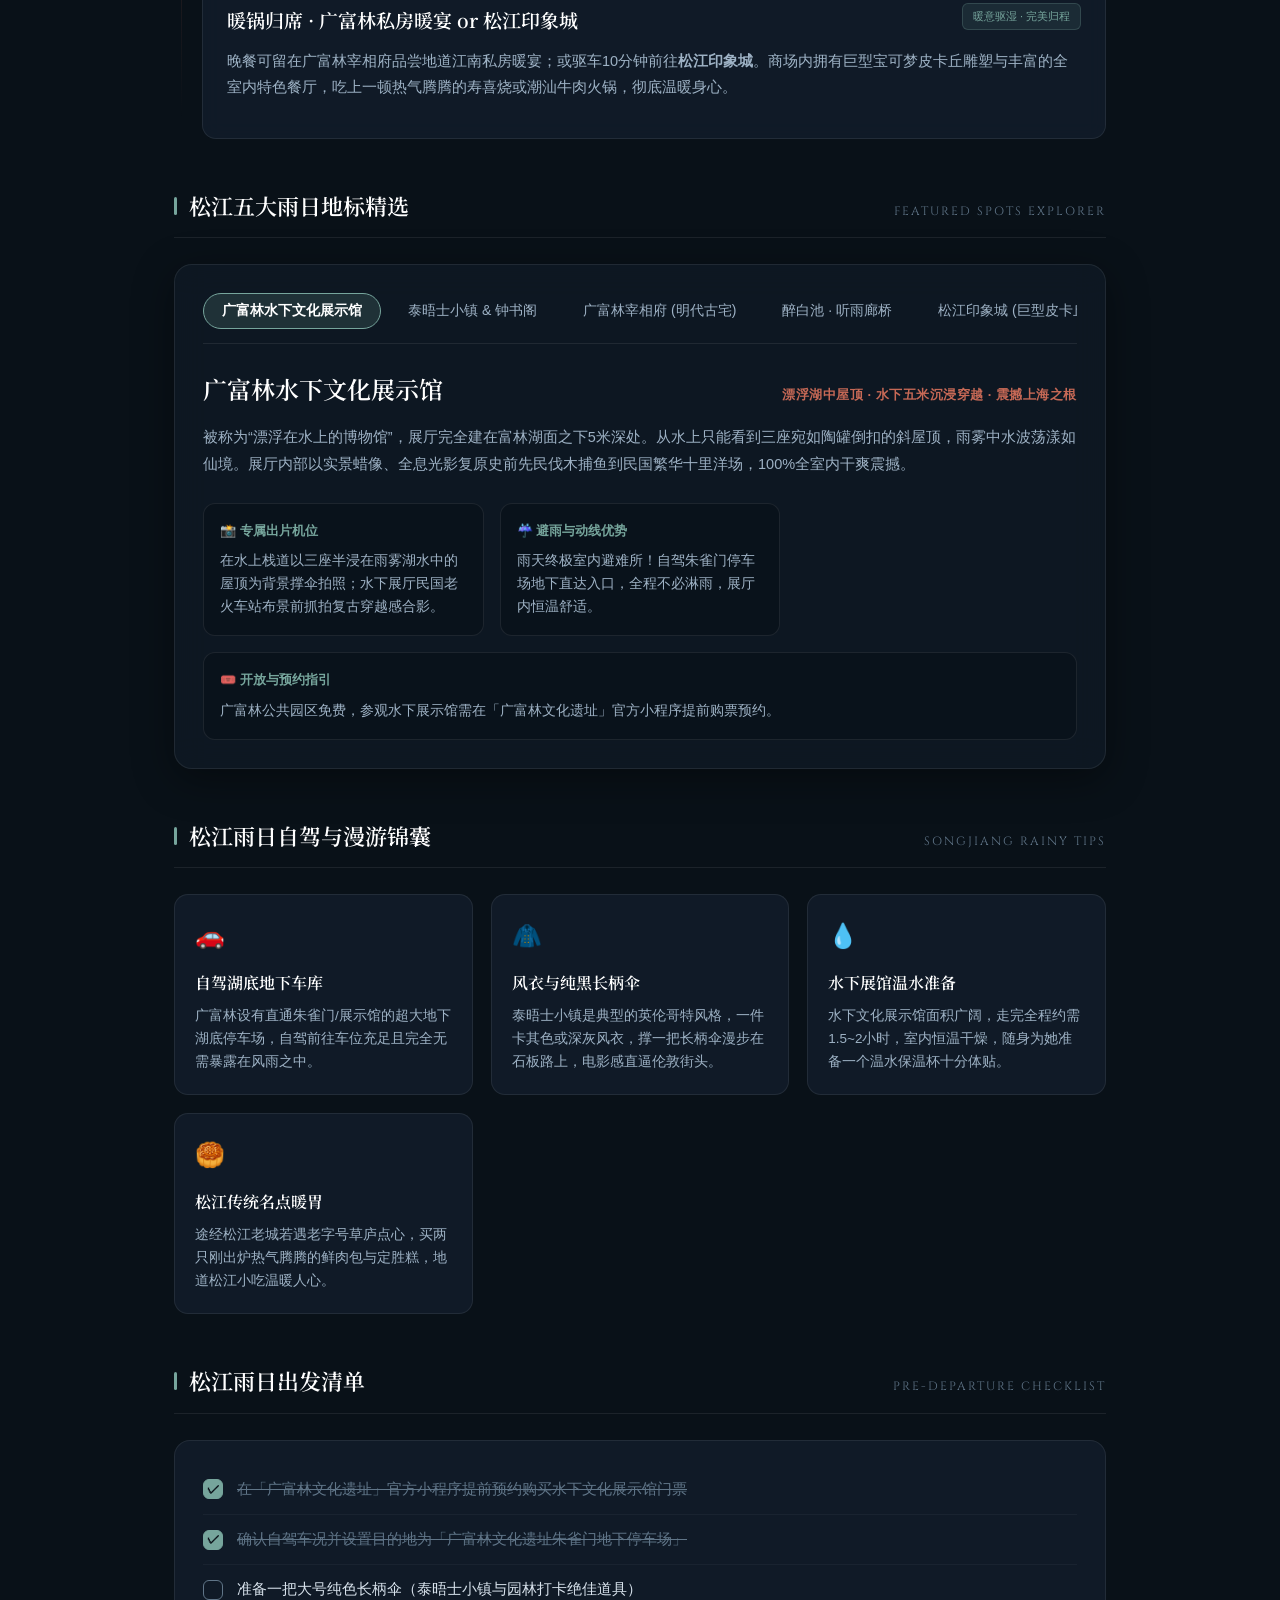
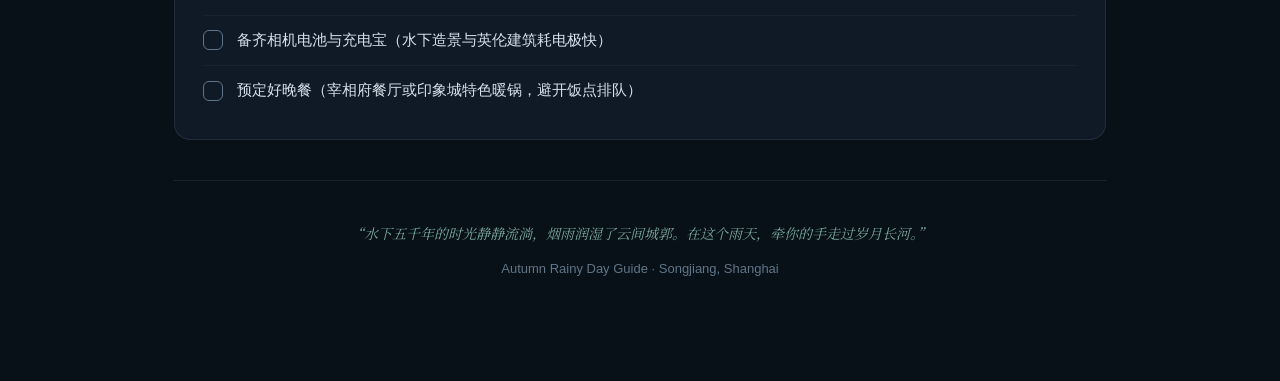
<file: songjiang.html>
<!DOCTYPE html>
<html lang="zh-CN">
<head>
  <meta charset="UTF-8">
  <meta name="viewport" content="width=device-width, initial-scale=1.0">
  <title>云间烟雨 · 秘境松江 | 水下遗址、英伦小镇与古园雨日指南</title>
  <link rel="preconnect" href="https://fonts.googleapis.com">
  <link rel="preconnect" href="https://fonts.gstatic.com" crossorigin>
  <link href="https://fonts.googleapis.com/css2?family=Cinzel:wght@400;600;700&family=Noto+Serif+SC:wght@300;400;600;700&display=swap" rel="stylesheet">
  <style>
    :root {
      --bg-ink: #091118;
      --bg-surface: rgba(15, 26, 38, 0.75);
      --bg-card: rgba(20, 33, 48, 0.65);
      --border-subtle: rgba(255, 255, 255, 0.08);
      --border-accent: rgba(118, 165, 156, 0.35);
      --yunjian-cyan: #76a59c;     /* 广富林湖雾与霁青 */
      --cyan-glow: rgba(118, 165, 156, 0.2);
      --thames-brick: #c66956;     /* 泰晤士小镇英伦红砖 */
      --underwater-gold: #e4b068;  /* 水下展馆金色浮雕与暖灯 */
      --water-blue: #6297b8;
      --text-main: #f3f6fa;
      --text-muted: #9eb2c5;
      --text-dim: #607588;
      --font-serif: "Noto Serif SC", "Songti SC", "Source Han Serif SC", STSong, serif;
      --font-display: "Cinzel", var(--font-serif);
      --font-sans: -apple-system, BlinkMacSystemFont, "PingFang SC", "Hiragino Sans GB", "Microsoft YaHei", sans-serif;
    }

    * {
      box-sizing: border-box;
      margin: 0;
      padding: 0;
    }

    body {
      background-color: var(--bg-ink);
      color: var(--text-main);
      font-family: var(--font-sans);
      line-height: 1.75;
      overflow-x: hidden;
      min-height: 100vh;
      position: relative;
    }

    /* Canvas for falling rain drops */
    #rain-canvas {
      position: fixed;
      top: 0;
      left: 0;
      width: 100vw;
      height: 100vh;
      pointer-events: none;
      z-index: 1;
      opacity: 0.65;
    }

    /* Ambient atmospheric glow */
    .ambient-glow {
      position: fixed;
      border-radius: 50%;
      filter: blur(140px);
      pointer-events: none;
      z-index: 0;
    }
    .glow-cyan {
      top: -80px;
      right: 15%;
      width: 520px;
      height: 520px;
      background: radial-gradient(circle, rgba(118, 165, 156, 0.15) 0%, transparent 70%);
    }
    .glow-brick {
      bottom: 12%;
      left: 12%;
      width: 550px;
      height: 550px;
      background: radial-gradient(circle, rgba(198, 105, 86, 0.12) 0%, transparent 70%);
    }

    .container {
      max-width: 980px;
      margin: 0 auto;
      padding: 0 24px 80px;
      position: relative;
      z-index: 2;
    }

    /* Multi-route switcher navigation */
    .nav-routes {
      display: flex;
      justify-content: space-between;
      align-items: center;
      padding: 22px 0 10px;
      flex-wrap: wrap;
      gap: 12px;
      border-bottom: 1px solid var(--border-subtle);
    }
    .routes-pills {
      display: flex;
      gap: 10px;
      flex-wrap: wrap;
    }
    .route-link {
      font-size: 13px;
      color: var(--text-muted);
      text-decoration: none;
      padding: 5px 14px;
      border-radius: 20px;
      background: rgba(255, 255, 255, 0.04);
      border: 1px solid var(--border-subtle);
      transition: all 0.2s;
    }
    .route-link:hover {
      color: #fff;
      border-color: var(--border-accent);
      background: rgba(255, 255, 255, 0.08);
    }
    .route-link.current {
      color: var(--yunjian-cyan);
      border-color: var(--yunjian-cyan);
      background: rgba(118, 165, 156, 0.18);
      font-weight: 600;
    }

    /* Header */
    header {
      padding: 44px 0 36px;
      text-align: center;
    }

    .badge-weather {
      display: inline-flex;
      align-items: center;
      gap: 8px;
      padding: 6px 18px;
      background: rgba(255, 255, 255, 0.04);
      border: 1px solid var(--border-accent);
      border-radius: 999px;
      font-size: 13px;
      color: var(--yunjian-cyan);
      letter-spacing: 1.5px;
      margin-bottom: 22px;
      backdrop-filter: blur(10px);
    }
    .badge-weather .pulse-dot {
      width: 6px;
      height: 6px;
      border-radius: 50%;
      background: var(--yunjian-cyan);
      box-shadow: 0 0 8px var(--yunjian-cyan);
      animation: pulse 2s infinite ease-in-out;
    }

    @keyframes pulse {
      0%, 100% { opacity: 0.4; transform: scale(0.9); }
      50% { opacity: 1; transform: scale(1.3); }
    }

    h1.hero-title {
      font-family: var(--font-serif);
      font-size: clamp(34px, 5.5vw, 54px);
      font-weight: 600;
      letter-spacing: 5px;
      color: #fff;
      margin-bottom: 14px;
      text-shadow: 0 4px 24px rgba(0, 0, 0, 0.6);
    }

    .hero-sub {
      font-family: var(--font-display);
      font-size: 13px;
      letter-spacing: 6px;
      color: var(--text-muted);
      text-transform: uppercase;
      margin-bottom: 22px;
    }

    .hero-quote {
      font-family: var(--font-serif);
      font-size: 15.5px;
      color: var(--text-muted);
      max-width: 640px;
      margin: 0 auto 30px;
      line-height: 1.9;
    }

    /* Controls */
    .controls-bar {
      display: flex;
      justify-content: center;
      gap: 16px;
      margin-bottom: 44px;
      flex-wrap: wrap;
    }

    .btn-ambient {
      display: inline-flex;
      align-items: center;
      gap: 10px;
      padding: 10px 22px;
      background: var(--bg-surface);
      border: 1px solid var(--border-accent);
      border-radius: 30px;
      color: var(--yunjian-cyan);
      font-size: 14px;
      cursor: pointer;
      transition: all 0.25s ease;
      backdrop-filter: blur(12px);
      box-shadow: 0 4px 16px rgba(0, 0, 0, 0.3);
    }
    .btn-ambient:hover {
      background: rgba(118, 165, 156, 0.16);
      transform: translateY(-1px);
    }
    .btn-ambient.playing {
      background: rgba(118, 165, 156, 0.26);
      box-shadow: 0 0 20px rgba(118, 165, 156, 0.35);
    }

    /* Section Titles */
    .section-title-wrap {
      display: flex;
      align-items: baseline;
      justify-content: space-between;
      border-bottom: 1px solid var(--border-subtle);
      padding-bottom: 12px;
      margin: 48px 0 26px;
    }

    .section-title {
      font-family: var(--font-serif);
      font-size: 22px;
      font-weight: 600;
      color: #fff;
      display: flex;
      align-items: center;
      gap: 12px;
    }
    .section-title::before {
      content: "";
      display: inline-block;
      width: 3px;
      height: 18px;
      background: var(--yunjian-cyan);
      border-radius: 2px;
    }

    .section-en {
      font-family: var(--font-display);
      font-size: 12px;
      letter-spacing: 2px;
      color: var(--text-dim);
    }

    /* Timeline */
    .timeline {
      position: relative;
      padding-left: 28px;
      margin-bottom: 36px;
    }
    .timeline::before {
      content: "";
      position: absolute;
      left: 7px;
      top: 10px;
      bottom: 20px;
      width: 1px;
      background: linear-gradient(to bottom, var(--yunjian-cyan), rgba(198, 105, 86, 0.4), transparent);
    }

    .timeline-node {
      position: relative;
      margin-bottom: 34px;
    }
    .node-pin {
      position: absolute;
      left: -28px;
      top: 6px;
      width: 15px;
      height: 15px;
      border-radius: 50%;
      background: var(--bg-ink);
      border: 2px solid var(--yunjian-cyan);
      box-shadow: 0 0 10px var(--cyan-glow);
    }
    .node-time {
      font-family: var(--font-display);
      font-size: 13px;
      letter-spacing: 1.5px;
      color: var(--yunjian-cyan);
      margin-bottom: 4px;
      font-weight: 600;
    }

    .node-card {
      background: var(--bg-card);
      border: 1px solid var(--border-subtle);
      border-radius: 14px;
      padding: 24px;
      backdrop-filter: blur(10px);
      transition: border-color 0.25s, transform 0.25s;
    }
    .node-card:hover {
      border-color: var(--border-accent);
      transform: translateY(-2px);
    }

    .card-header {
      display: flex;
      justify-content: space-between;
      align-items: flex-start;
      margin-bottom: 12px;
      flex-wrap: wrap;
      gap: 8px;
    }

    .node-title {
      font-family: var(--font-serif);
      font-size: 19px;
      font-weight: 600;
      color: #fff;
    }

    .badge-tag {
      font-size: 11px;
      padding: 3px 10px;
      border-radius: 6px;
      background: rgba(118, 165, 156, 0.12);
      color: var(--yunjian-cyan);
      border: 1px solid rgba(118, 165, 156, 0.25);
    }

    .node-desc {
      color: var(--text-muted);
      font-size: 14.5px;
      margin-bottom: 14px;
      line-height: 1.8;
    }

    .highlight-box {
      background: rgba(0, 0, 0, 0.28);
      border-left: 2px solid var(--yunjian-cyan);
      padding: 12px 16px;
      border-radius: 0 8px 8px 0;
      font-size: 13.5px;
      color: #d1dde8;
      margin-top: 10px;
    }
    .highlight-box strong {
      color: var(--underwater-gold);
      font-weight: 600;
    }

    /* Spot Selector Tabs */
    .tab-container {
      background: var(--bg-surface);
      border: 1px solid var(--border-subtle);
      border-radius: 18px;
      padding: 28px;
      backdrop-filter: blur(16px);
      box-shadow: 0 10px 40px rgba(0, 0, 0, 0.4);
      margin-bottom: 40px;
    }

    .tab-pills {
      display: flex;
      gap: 8px;
      overflow-x: auto;
      padding-bottom: 14px;
      margin-bottom: 24px;
      border-bottom: 1px solid var(--border-subtle);
      scrollbar-width: thin;
    }
    .tab-pills::-webkit-scrollbar {
      height: 4px;
    }
    .tab-pills::-webkit-scrollbar-thumb {
      background: var(--border-subtle);
      border-radius: 4px;
    }

    .tab-pill {
      background: transparent;
      border: 1px solid transparent;
      color: var(--text-muted);
      padding: 8px 18px;
      border-radius: 20px;
      font-size: 14px;
      cursor: pointer;
      white-space: nowrap;
      transition: all 0.2s ease;
      font-family: var(--font-sans);
    }
    .tab-pill:hover {
      color: #fff;
      background: rgba(255, 255, 255, 0.05);
    }
    .tab-pill.active {
      color: #fff;
      background: rgba(118, 165, 156, 0.18);
      border-color: var(--yunjian-cyan);
      font-weight: 600;
    }

    .spot-content-panel {
      display: grid;
      grid-template-columns: 1fr;
      gap: 20px;
    }

    .spot-hero-card {
      display: flex;
      flex-direction: column;
      gap: 14px;
    }

    .spot-title-row {
      display: flex;
      justify-content: space-between;
      align-items: baseline;
      flex-wrap: wrap;
      gap: 10px;
    }

    .spot-name {
      font-family: var(--font-serif);
      font-size: 24px;
      font-weight: 600;
      color: #fff;
    }

    .spot-vibe {
      font-size: 13px;
      color: var(--thames-brick);
      letter-spacing: 0.5px;
      font-weight: 600;
    }

    .spot-grid-info {
      display: grid;
      grid-template-columns: repeat(auto-fit, minmax(260px, 1fr));
      gap: 16px;
      margin-top: 6px;
    }

    .info-card {
      background: rgba(10, 17, 25, 0.65);
      border: 1px solid var(--border-subtle);
      border-radius: 12px;
      padding: 16px;
    }

    .info-card-title {
      font-size: 13px;
      font-weight: 600;
      color: var(--yunjian-cyan);
      margin-bottom: 8px;
      display: flex;
      align-items: center;
      gap: 6px;
    }

    .info-card-text {
      font-size: 13.5px;
      color: var(--text-muted);
      line-height: 1.7;
    }

    /* Tips Grid */
    .tips-grid {
      display: grid;
      grid-template-columns: repeat(auto-fit, minmax(220px, 1fr));
      gap: 18px;
      margin-bottom: 40px;
    }

    .tip-card {
      background: var(--bg-card);
      border: 1px solid var(--border-subtle);
      border-radius: 14px;
      padding: 20px;
      transition: all 0.25s;
    }
    .tip-card:hover {
      border-color: var(--border-accent);
      transform: translateY(-3px);
    }

    .tip-icon {
      font-size: 24px;
      margin-bottom: 12px;
      display: inline-block;
    }

    .tip-title {
      font-family: var(--font-serif);
      font-size: 16px;
      color: #fff;
      margin-bottom: 8px;
      font-weight: 600;
    }

    .tip-text {
      font-size: 13.5px;
      color: var(--text-muted);
      line-height: 1.7;
    }

    /* Checklist */
    .checklist-wrap {
      background: var(--bg-card);
      border: 1px solid var(--border-subtle);
      border-radius: 16px;
      padding: 24px 28px;
      margin-bottom: 40px;
    }

    .checklist-item {
      display: flex;
      align-items: center;
      gap: 14px;
      padding: 12px 0;
      border-bottom: 1px solid rgba(255, 255, 255, 0.04);
      cursor: pointer;
      user-select: none;
    }
    .checklist-item:last-child {
      border-bottom: none;
    }

    .check-custom {
      width: 20px;
      height: 20px;
      border-radius: 6px;
      border: 1.5px solid var(--text-dim);
      display: flex;
      align-items: center;
      justify-content: center;
      transition: all 0.2s;
      flex-shrink: 0;
    }
    .checklist-item.checked .check-custom {
      background: var(--yunjian-cyan);
      border-color: var(--yunjian-cyan);
    }
    .checklist-item.checked .check-custom::after {
      content: "✓";
      color: #091118;
      font-size: 13px;
      font-weight: bold;
    }
    .checklist-item.checked .check-label {
      color: var(--text-dim);
      text-decoration: line-through;
    }

    .check-label {
      font-size: 14.5px;
      color: #d8e2ec;
      transition: color 0.2s;
    }

    /* Footer */
    footer {
      text-align: center;
      padding: 40px 0 20px;
      border-top: 1px solid var(--border-subtle);
      color: var(--text-dim);
      font-size: 13px;
    }

    .footer-quote {
      font-family: var(--font-serif);
      font-style: italic;
      color: var(--yunjian-cyan);
      margin-bottom: 12px;
      font-size: 14px;
    }

    @media (max-width: 640px) {
      .container {
        padding: 0 16px 60px;
      }
      header {
        padding: 30px 0 20px;
      }
      .tab-container {
        padding: 20px 16px;
      }
      .timeline {
        padding-left: 20px;
      }
      .node-pin {
        left: -20px;
      }
    }
  </style>
  <link rel="stylesheet" href="player.css">
</head>
<body>

  <!-- Ambient light blobs -->
  <div class="ambient-glow glow-cyan"></div>
  <div class="ambient-glow glow-brick"></div>

  <!-- Rain Canvas for rainfall -->
  <canvas id="rain-canvas"></canvas>

  <div class="container">
    <!-- Top Route Navigation Switcher -->
    <div class="nav-routes">
      <span style="font-size: 12.5px; color: var(--text-dim); letter-spacing: 1px;">上海雨天约会漫游矩阵</span>
      <div class="routes-pills">
        <a href="index.html" class="route-link">🏛️ 市区艺术线 (外滩/浦东)</a>
        <a href="jingan.html" class="route-link">☕ 静安梧桐线 (洋房/张园)</a>
        <a href="xuhui.html" class="route-link">🎻 徐汇艺韵线 (书院/黑石/西岸)</a>
        <a href="jiading.html" class="route-link">🎋 嘉定烟雨线 (保利剧院/远香湖)</a>
        <a href="songjiang.html" class="route-link current">🏰 松江云间线 (广富林/泰晤士)</a>
      </div>
    </div>

    <header>
      <div class="badge-weather">
        <span class="pulse-dot"></span>
        <span>SHANGHAI SONGJIANG · 云间水木 · 细雨如织 21°C</span>
      </div>
      <h1 class="hero-title">云间烟雨 · 秘境松江</h1>
      <p class="hero-sub">UNDERWATER ANCIENT RUINS & BRITISH THAMES RAIN</p>
      <p class="hero-quote">
        “看三座陶色屋顶静静漂浮在烟雨湖泊中，走进水下五米的文明深处；<br>
        又或漫步在泰晤士小镇泛着雨光的红砖街角，于钟书阁的书殿穹顶下倾听水滴声。”
      </p>

      <div class="controls-bar">
        <button id="toggle-audio-btn" class="btn-ambient">
          <span id="audio-icon">🌧️</span>
          <span id="audio-label">开启云间湖雨声</span>
        </button>
      </div>
    </header>

    <!-- Part 1: Timeline -->
    <div class="section-title-wrap">
      <h2 class="section-title">松江一日秘境时光线</h2>
      <span class="section-en">CURATED SCHEDULE</span>
    </div>

    <div class="timeline">
      <!-- Node 1 -->
      <div class="timeline-node">
        <div class="node-pin"></div>
        <div class="node-time">10:00 - 12:30 ｜ MORNING</div>
        <div class="node-card">
          <div class="card-header">
            <h3 class="node-title">异国雨雾 · 泰晤士小镇英伦漫步 & 钟书阁品茗</h3>
            <span class="badge-tag">英伦街区 / 最美书店</span>
          </div>
          <p class="node-desc">
            微凉的秋雨中抵达泰晤士小镇。湿润的红砖街道、哥特式大教堂钟楼，与一柄黑伞构成绝妙的英伦电影画面。躲进被称为“最美书店”的<strong>钟书阁（一期/二期）</strong>，踏在镜面书海地面上，伴着手冲咖啡香与雨滴敲打玻璃的节奏静静看书。
          </p>
          <div class="highlight-box">
            <strong>避雨早午餐：</strong>小镇内汇集多家英式下午茶、窑炉披萨与温馨西餐馆，小镇地下停车场车位充足。
          </div>
        </div>
      </div>

      <!-- Node 2 -->
      <div class="timeline-node">
        <div class="node-pin"></div>
        <div class="node-time">13:00 - 16:00 ｜ AFTERNOON</div>
        <div class="node-card">
          <div class="card-header">
            <h3 class="node-title">水下奇观 · 广富林文化展示馆 (水下博物馆)</h3>
            <span class="badge-tag">上海之根 · 100%恒温全室内</span>
          </div>
          <p class="node-desc">
            雨天的广富林，水上屋顶被雾气笼罩，美如仙境。乘电梯深入水下5米的展示馆，完全隔绝外界风雨。从5000年前良渚原始村落，走过汉唐市井、明清松江府，直到民国黄包车街区。水下声光电效果震撼，二人缓步穿越五千年。
          </p>
          <div class="highlight-box">
            <strong>核心看点：</strong>水下展厅出口处的回廊与水景天井，仰头看雨丝落在头顶的水面玻璃上，光影极其梦幻。
          </div>
        </div>
      </div>

      <!-- Node 3 -->
      <div class="timeline-node">
        <div class="node-pin"></div>
        <div class="node-time">16:30 - 18:00 ｜ TWILIGHT</div>
        <div class="node-card">
          <div class="card-header">
            <h3 class="node-title">古意听雨 · 醉白池曲廊打残荷 or 宰相府明代古堂</h3>
            <span class="badge-tag">古典园林 · 听雨轩</span>
          </div>
          <p class="node-desc">
            <strong>方案A（古典园林）：</strong>前往松江老城<strong>醉白池公园</strong>，上海五大古典名园之一。曲折有顶回廊纵横交错，全程不湿鞋。雨打芭蕉、滴落水荷，充满文人墨客的诗情意趣。<br>
            <strong>方案B（原处避雨）：</strong>在广富林内部的<strong>宰相府酒店</strong>茶室坐下，整栋明代大夫第古宅原状迁建，雕梁画栋，煮一壶老白茶极具仪式感。
          </p>
        </div>
      </div>

      <!-- Node 4 -->
      <div class="timeline-node">
        <div class="node-pin"></div>
        <div class="node-time">18:30 - 20:30 ｜ NIGHT</div>
        <div class="node-card">
          <div class="card-header">
            <h3 class="node-title">暖锅归席 · 广富林私房暖宴 or 松江印象城</h3>
            <span class="badge-tag">暖意驱湿 · 完美归程</span>
          </div>
          <p class="node-desc">
            晚餐可留在广富林宰相府品尝地道江南私房暖宴；或驱车10分钟前往<strong>松江印象城</strong>。商场内拥有巨型宝可梦皮卡丘雕塑与丰富的全室内特色餐厅，吃上一顿热气腾腾的寿喜烧或潮汕牛肉火锅，彻底温暖身心。
          </p>
        </div>
      </div>
    </div>

    <!-- Part 2: Interactive Spot Explorer -->
    <div class="section-title-wrap">
      <h2 class="section-title">松江五大雨日地标精选</h2>
      <span class="section-en">FEATURED SPOTS EXPLORER</span>
    </div>

    <div class="tab-container">
      <div class="tab-pills" id="tab-pills">
        <button class="tab-pill active" data-id="guangfulin">广富林水下文化展示馆</button>
        <button class="tab-pill" data-id="thames">泰晤士小镇 & 钟书阁</button>
        <button class="tab-pill" data-id="zaixiangfu">广富林宰相府 (明代古宅)</button>
        <button class="tab-pill" data-id="zuibaichi">醉白池 · 听雨廊桥</button>
        <button class="tab-pill" data-id="songjiangmega">松江印象城 (巨型皮卡丘)</button>
      </div>

      <div class="spot-content-panel" id="spot-display">
        <!-- Injected dynamically -->
      </div>
    </div>

    <!-- Part 3: Field Guide -->
    <div class="section-title-wrap">
      <h2 class="section-title">松江雨日自驾与漫游锦囊</h2>
      <span class="section-en">SONGJIANG RAINY TIPS</span>
    </div>

    <div class="tips-grid">
      <div class="tip-card">
        <div class="tip-icon">🚗</div>
        <div class="tip-title">自驾湖底地下车库</div>
        <div class="tip-text">
          广富林设有直通朱雀门/展示馆的超大地下湖底停车场，自驾前往车位充足且完全无需暴露在风雨之中。
        </div>
      </div>

      <div class="tip-card">
        <div class="tip-icon">🧥</div>
        <div class="tip-title">风衣与纯黑长柄伞</div>
        <div class="tip-text">
          泰晤士小镇是典型的英伦哥特风格，一件卡其色或深灰风衣，撑一把长柄伞漫步在石板路上，电影感直逼伦敦街头。
        </div>
      </div>

      <div class="tip-card">
        <div class="tip-icon">💧</div>
        <div class="tip-title">水下展馆温水准备</div>
        <div class="tip-text">
          水下文化展示馆面积广阔，走完全程约需1.5~2小时，室内恒温干燥，随身为她准备一个温水保温杯十分体贴。
        </div>
      </div>

      <div class="tip-card">
        <div class="tip-icon">🥮</div>
        <div class="tip-title">松江传统名点暖胃</div>
        <div class="tip-text">
          途经松江老城若遇老字号草庐点心，买两只刚出炉热气腾腾的鲜肉包与定胜糕，地道松江小吃温暖人心。
        </div>
      </div>
    </div>

    <!-- Part 4: Checklist -->
    <div class="section-title-wrap">
      <h2 class="section-title">松江雨日出发清单</h2>
      <span class="section-en">PRE-DEPARTURE CHECKLIST</span>
    </div>

    <div class="checklist-wrap">
      <div class="checklist-item checked" onclick="toggleCheck(this)">
        <div class="check-custom"></div>
        <span class="check-label">在「广富林文化遗址」官方小程序提前预约购买水下文化展示馆门票</span>
      </div>
      <div class="checklist-item checked" onclick="toggleCheck(this)">
        <div class="check-custom"></div>
        <span class="check-label">确认自驾车况并设置目的地为「广富林文化遗址朱雀门地下停车场」</span>
      </div>
      <div class="checklist-item" onclick="toggleCheck(this)">
        <div class="check-custom"></div>
        <span class="check-label">准备一把大号纯色长柄伞（泰晤士小镇与园林打卡绝佳道具）</span>
      </div>
      <div class="checklist-item" onclick="toggleCheck(this)">
        <div class="check-custom"></div>
        <span class="check-label">备齐相机电池与充电宝（水下造景与英伦建筑耗电极快）</span>
      </div>
      <div class="checklist-item" onclick="toggleCheck(this)">
        <div class="check-custom"></div>
        <span class="check-label">预定好晚餐（宰相府餐厅或印象城特色暖锅，避开饭点排队）</span>
      </div>
    </div>

    <footer>
      <p class="footer-quote">“水下五千年的时光静静流淌，烟雨润湿了云间城郭。在这个雨天，牵你的手走过岁月长河。”</p>
      <p>Autumn Rainy Day Guide · Songjiang, Shanghai</p>
    </footer>
  </div>

  <script>
    const spotData = {
      guangfulin: {
        name: "广富林水下文化展示馆",
        vibe: "漂浮湖中屋顶 · 水下五米沉浸穿越 · 震撼上海之根",
        desc: "被称为“漂浮在水上的博物馆”，展厅完全建在富林湖面之下5米深处。从水上只能看到三座宛如陶罐倒扣的斜屋顶，雨雾中水波荡漾如仙境。展厅内部以实景蜡像、全息光影复原史前先民伐木捕鱼到民国繁华十里洋场，100%全室内干爽震撼。",
        photoTip: "在水上栈道以三座半浸在雨雾湖水中的屋顶为背景撑伞拍照；水下展厅民国老火车站布景前抓拍复古穿越感合影。",
        rainTip: "雨天终极室内避难所！自驾朱雀门停车场地下直达入口，全程不必淋雨，展厅内恒温舒适。",
        booking: "广富林公共园区免费，参观水下展示馆需在「广富林文化遗址」官方小程序提前购票预约。"
      },
      thames: {
        name: "泰晤士小镇 & 钟书阁",
        vibe: "英伦红砖街区 · 哥特大教堂 · 镜面书海殿堂",
        desc: "全方位复刻英式小镇风情，红石墙、尖顶排屋、鹅卵石街道与青铜雕像。藏在小镇里的钟书阁一期与二期是上海书店美学天花板，地板透明玻璃下铺满书籍，天花板镜面无限延伸。",
        photoTip: "在哥特式大教堂钟楼前的大台阶，两人共撑一把长柄黑伞拍摄远景剪影；钟书阁书海回廊拍摄安静阅读的侧颜。",
        rainTip: "小镇多处咖啡馆、书店与餐厅均有遮雨廊檐，小镇车库停车方便。",
        booking: "小镇全天免费开放，钟书阁免费入内阅读打卡。"
      },
      zaixiangfu: {
        name: "广富林宰相府酒店 (明代古建)",
        vibe: "明代徽派大夫第原建 · 雕梁画栋 · 雨夜品茗暖席",
        desc: "酒店大堂由一座具有近500年历史的明代江西宰相府第整体迁建复原而成，数千构件无一颗铁钉。中庭四水归堂，雨水顺着天井瓦当滑落池中。雨天在此煮一壶热茶或品尝江南精致私房菜，格调极高。",
        photoTip: "在挑高大堂雕花藻井下或雨水天井前，拍摄古风意境特写，极具东方古典温婉之美。",
        rainTip: "坐落于广富林遗址内，配有独立室内通道与地下车库直梯，完全免除室外雨淋。",
        booking: "餐饮与茶室建议提前致电或通过平台预订座席。"
      },
      zuibaichi: {
        name: "醉白池 · 听雨廊桥",
        vibe: "上海五大古典名园 · 董其昌故迹 · 曲廊避雨打残荷",
        desc: "历经宋、明、清数百年的江南名园，相传为明代书画大家董其昌觞咏处。园中主池古木葱郁，建有回形复廊迂回环抱。雨声敲打芭蕉与残荷，廊檐滴水如帘，步移景异却不湿衣鞋。",
        photoTip: "在雕花木窗漏景前，利用回廊立柱构成天然画框，捕捉女朋友凭栏听雨的温婉神韵。",
        rainTip: "园林内部游步道多由带顶曲廊连接，青石板雨后微滑，建议穿舒适防滑鞋。",
        booking: "门票仅12元，现场或文旅平台均可便捷购票。"
      },
      songjiangmega: {
        name: "松江印象城 (宝可梦潮玩地标)",
        vibe: "巨型皮卡丘雕塑 · 全室内潮流商业体 · 暖锅避雨港",
        desc: "松江新城核心商业航母，四层露台耸立着超大十米高皮卡丘雕塑。商场空间极具现代感，汇聚数十家热门餐饮、CGV影城与潮玩旗舰店。在下大雨的夜晚，是避雨饱餐、看一场电影的绝佳据点。",
        photoTip: "4楼露台可与巨型皮卡丘打卡合影（雨天可从室内大玻璃窗视角同框拍摄）。",
        rainTip: "商场地下停车场巨大，自驾极为顺畅，室内温暖干爽，从下午玩到深夜无压力。",
        booking: "自由出入，热门餐厅可在大众点评提前取号。"
      }
    };

    function renderSpot(id) {
      const data = spotData[id];
      const container = document.getElementById('spot-display');
      container.innerHTML = `
        <div class="spot-hero-card">
          <div class="spot-title-row">
            <h3 class="spot-name">${data.name}</h3>
            <span class="spot-vibe">${data.vibe}</span>
          </div>
          <p class="node-desc" style="margin-bottom: 0;">${data.desc}</p>
        </div>
        <div class="spot-grid-info">
          <div class="info-card">
            <div class="info-card-title">📸 专属出片机位</div>
            <p class="info-card-text">${data.photoTip}</p>
          </div>
          <div class="info-card">
            <div class="info-card-title">☔ 避雨与动线优势</div>
            <p class="info-card-text">${data.rainTip}</p>
          </div>
          <div class="info-card" style="grid-column: 1 / -1;">
            <div class="info-card-title">🎟️ 开放与预约指引</div>
            <p class="info-card-text">${data.booking}</p>
          </div>
        </div>
      `;
    }

    // Tabs listener
    const pills = document.querySelectorAll('.tab-pill');
    pills.forEach(pill => {
      pill.addEventListener('click', () => {
        pills.forEach(p => p.classList.remove('active'));
        pill.classList.add('active');
        renderSpot(pill.dataset.id);
      });
    });

    renderSpot('guangfulin');

    function toggleCheck(el) {
      el.classList.toggle('checked');
    }

    // --- Procedural Canvas Rain ---
    const canvas = document.getElementById('rain-canvas');
    const ctx = canvas.getContext('2d');
    let width, height;
    const drops = [];
    const dropCount = 120;

    function resizeCanvas() {
      width = canvas.width = window.innerWidth;
      height = canvas.height = window.innerHeight;
    }
    window.addEventListener('resize', resizeCanvas);
    resizeCanvas();

    for (let i = 0; i < dropCount; i++) {
      drops.push({
        x: Math.random() * width,
        y: Math.random() * height,
        length: Math.random() * 20 + 14,
        speed: Math.random() * 7 + 8,
        opacity: Math.random() * 0.3 + 0.14,
        width: Math.random() * 1.1 + 0.6
      });
    }

    function animateRain() {
      ctx.clearRect(0, 0, width, height);
      ctx.strokeStyle = '#9abec7';
      ctx.lineCap = 'round';

      for (let i = 0; i < dropCount; i++) {
        const d = drops[i];
        ctx.beginPath();
        ctx.lineWidth = d.width;
        ctx.globalAlpha = d.opacity;
        ctx.moveTo(d.x, d.y);
        ctx.lineTo(d.x - 1.6, d.y + d.length);
        ctx.stroke();

        d.y += d.speed;
        d.x -= 0.5;

        if (d.y > height) {
          d.y = -d.length;
          d.x = Math.random() * (width + 90);
        }
      }
      requestAnimationFrame(animateRain);
    }
    animateRain();

    // --- Web Audio API Lake Synthesizer ---
    let audioCtx = null;
    let isPlaying = false;
    let rainGain = null;

    const audioBtn = document.getElementById('toggle-audio-btn');
    const audioIcon = document.getElementById('audio-icon');
    const audioLabel = document.getElementById('audio-label');

    function createLakeRainAudio() {
      audioCtx = new (window.AudioContext || window.webkitAudioContext)();
      const bufferSize = audioCtx.sampleRate * 2;
      const noiseBuffer = audioCtx.createBuffer(1, bufferSize, audioCtx.sampleRate);
      const output = noiseBuffer.getChannelData(0);

      let b0 = 0, b1 = 0, b2 = 0, b3 = 0, b4 = 0, b5 = 0, b6 = 0;
      for (let i = 0; i < bufferSize; i++) {
        const white = Math.random() * 2 - 1;
        b0 = 0.99886 * b0 + white * 0.0555179;
        b1 = 0.99332 * b1 + white * 0.0750759;
        b2 = 0.96900 * b2 + white * 0.1538520;
        b3 = 0.86650 * b3 + white * 0.3104856;
        b4 = 0.55000 * b4 + white * 0.5329522;
        b5 = -0.7616 * b5 - white * 0.0168980;
        output[i] = (b0 + b1 + b2 + b3 + b4 + b5 + b6 + white * 0.5362) * 0.038;
        b6 = white * 0.115926;
      }

      const whiteNoise = audioCtx.createBufferSource();
      whiteNoise.buffer = noiseBuffer;
      whiteNoise.loop = true;

      const filter = audioCtx.createBiquadFilter();
      filter.type = 'lowpass';
      filter.frequency.setValueAtTime(680, audioCtx.currentTime);

      rainGain = audioCtx.createGain();
      rainGain.gain.setValueAtTime(0.01, audioCtx.currentTime);

      whiteNoise.connect(filter);
      filter.connect(rainGain);
      rainGain.connect(audioCtx.destination);
      whiteNoise.start();
    }

    audioBtn.addEventListener('click', () => {
      if (!audioCtx) {
        createLakeRainAudio();
      }
      if (!isPlaying) {
        if (audioCtx.state === 'suspended') {
          audioCtx.resume();
        }
        rainGain.gain.setTargetAtTime(0.2, audioCtx.currentTime, 0.4);
        isPlaying = true;
        audioBtn.classList.add('playing');
        audioIcon.textContent = '🔊';
        audioLabel.textContent = '静音云间雨声';
      } else {
        rainGain.gain.setTargetAtTime(0.0001, audioCtx.currentTime, 0.3);
        isPlaying = false;
        audioBtn.classList.remove('playing');
        audioIcon.textContent = '🌧️';
        audioLabel.textContent = '开启云间湖雨声';
      }
    });
  </script>
  <script src="player.js"></script>
</body>
</html>
</file>
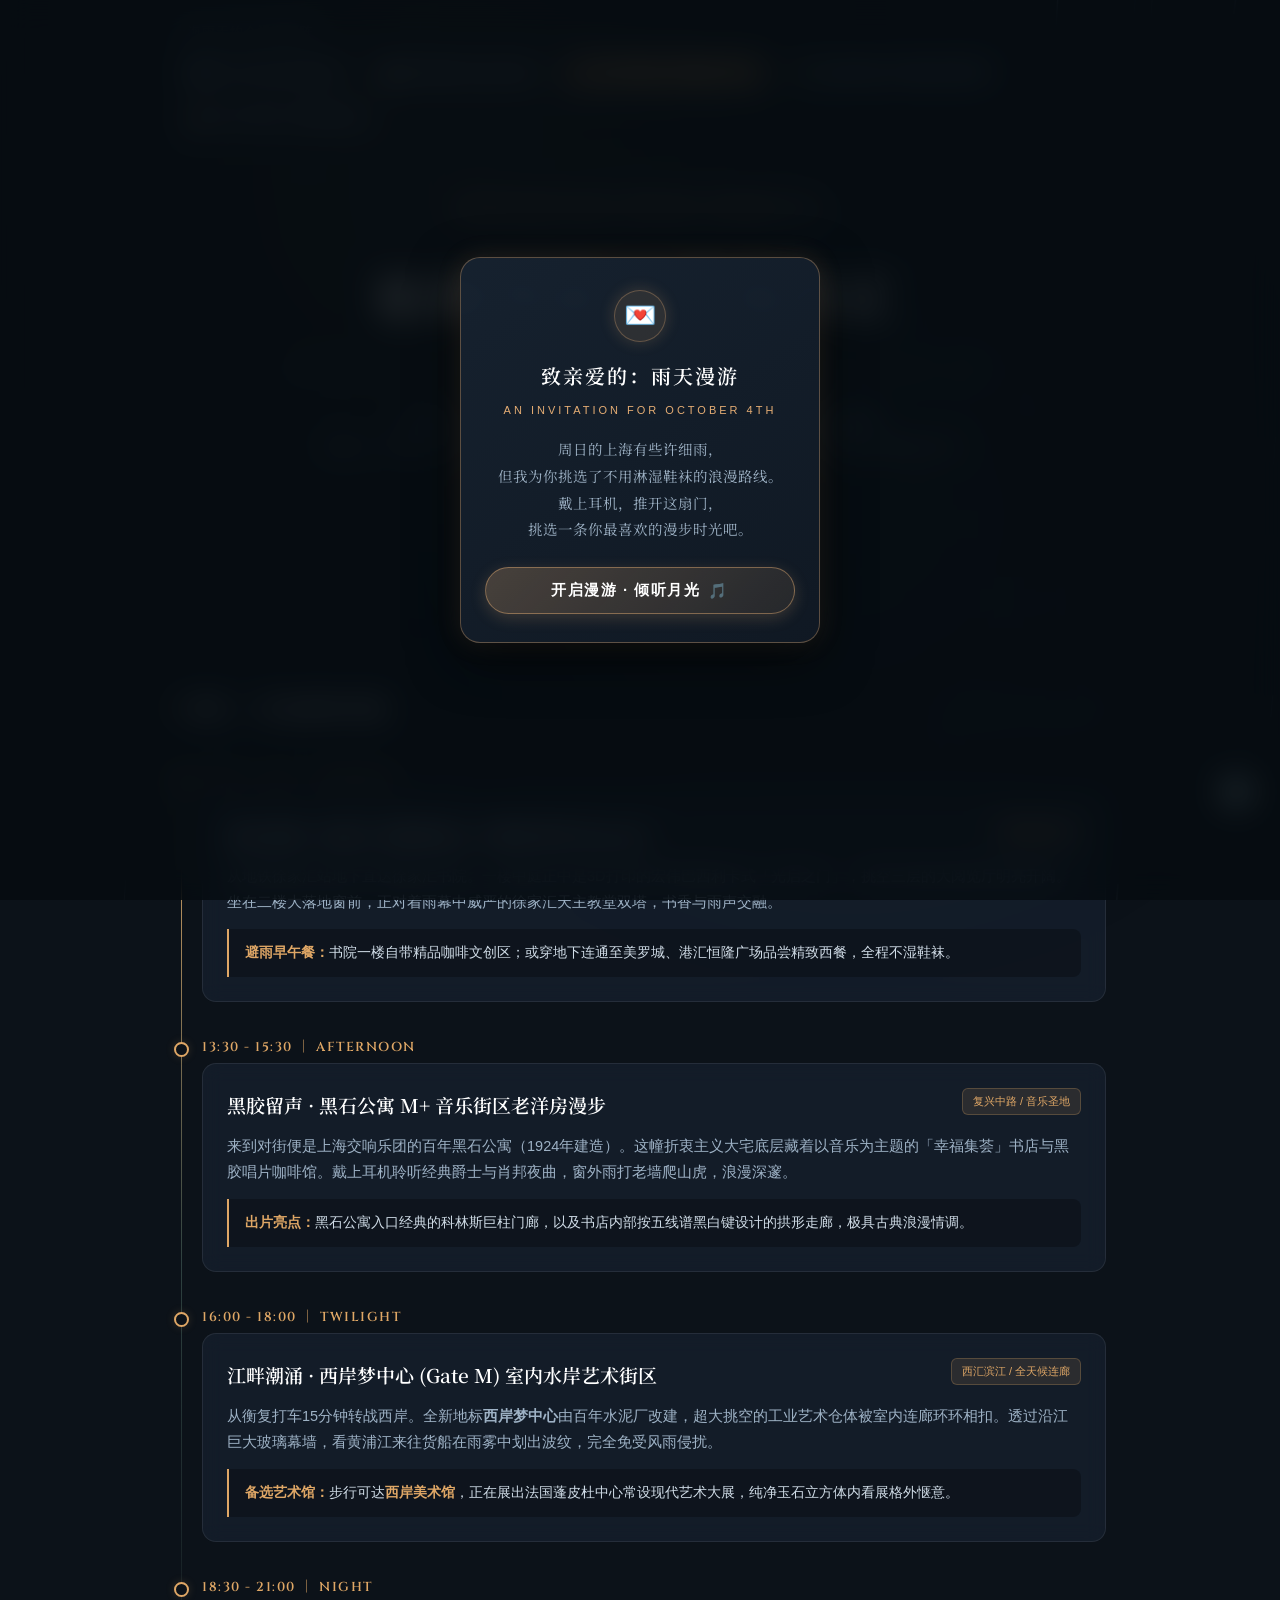
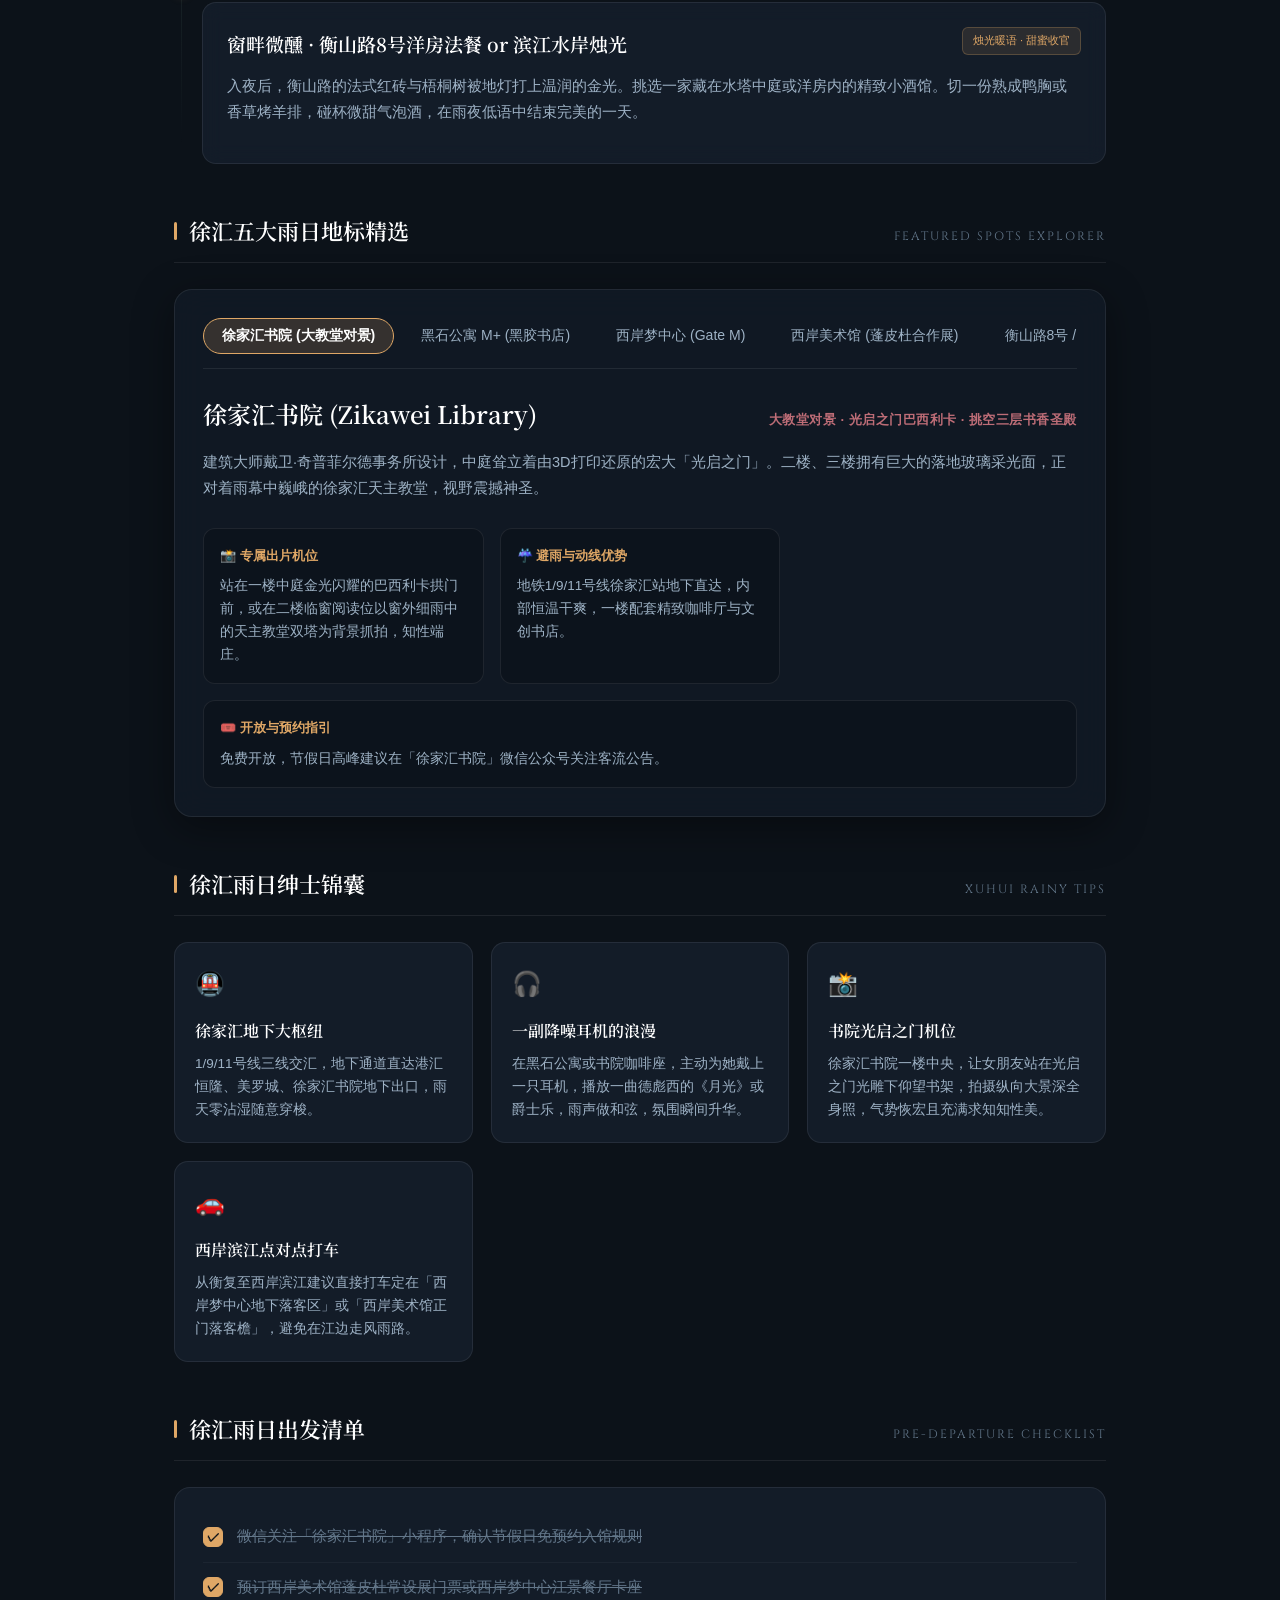
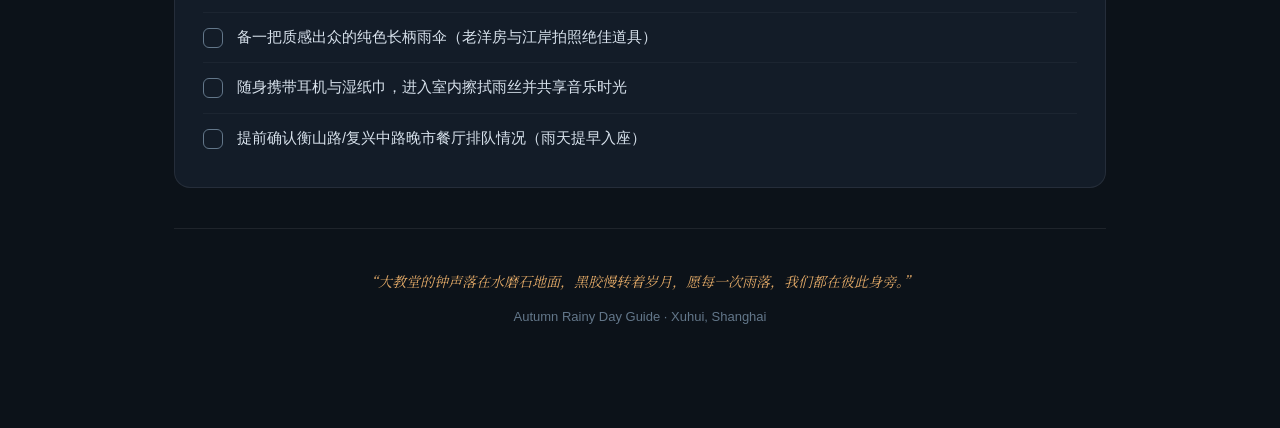
<file: xuhui.html>
<!DOCTYPE html>
<html lang="zh-CN">
<head>
  <meta charset="UTF-8">
  <meta name="viewport" content="width=device-width, initial-scale=1.0">
  <title>梧桐琴韵 · 艺境徐汇 | 书院、黑胶洋房与西岸雨日指南</title>
  <link rel="preconnect" href="https://fonts.googleapis.com">
  <link rel="preconnect" href="https://fonts.gstatic.com" crossorigin>
  <link href="https://fonts.googleapis.com/css2?family=Cinzel:wght@400;600;700&family=Noto+Serif+SC:wght@300;400;600;700&display=swap" rel="stylesheet">
  <style>
    :root {
      --bg-ink: #0c1219;
      --bg-surface: rgba(18, 27, 39, 0.75);
      --bg-card: rgba(23, 35, 50, 0.65);
      --border-subtle: rgba(255, 255, 255, 0.08);
      --border-accent: rgba(223, 167, 102, 0.35);
      --gramophone-gold: #dfa766;  /* 留声机暖铜金与教堂灯光 */
      --gold-glow: rgba(223, 167, 102, 0.18);
      --blackstone-green: #63887c; /* 黑石公寓与复兴中路梧桐青翠 */
      --bistro-rose: #be6d77;      /* 衡复法式小酒馆与玫瑰红酒色 */
      --river-blue: #6ca0bf;
      --text-main: #f3f6fa;
      --text-muted: #9eb2c5;
      --text-dim: #63778a;
      --font-serif: "Noto Serif SC", "Songti SC", "Source Han Serif SC", STSong, serif;
      --font-display: "Cinzel", var(--font-serif);
      --font-sans: -apple-system, BlinkMacSystemFont, "PingFang SC", "Hiragino Sans GB", "Microsoft YaHei", sans-serif;
    }

    * {
      box-sizing: border-box;
      margin: 0;
      padding: 0;
    }

    body {
      background-color: var(--bg-ink);
      color: var(--text-main);
      font-family: var(--font-sans);
      line-height: 1.75;
      overflow-x: hidden;
      min-height: 100vh;
      position: relative;
    }

    /* Canvas for falling rain drops */
    #rain-canvas {
      position: fixed;
      top: 0;
      left: 0;
      width: 100vw;
      height: 100vh;
      pointer-events: none;
      z-index: 1;
      opacity: 0.65;
    }

    /* Ambient atmospheric glow */
    .ambient-glow {
      position: fixed;
      border-radius: 50%;
      filter: blur(140px);
      pointer-events: none;
      z-index: 0;
    }
    .glow-gold {
      top: -80px;
      left: 15%;
      width: 520px;
      height: 520px;
      background: radial-gradient(circle, rgba(223, 167, 102, 0.14) 0%, transparent 70%);
    }
    .glow-green {
      bottom: 12%;
      right: 12%;
      width: 550px;
      height: 550px;
      background: radial-gradient(circle, rgba(99, 136, 124, 0.12) 0%, transparent 70%);
    }

    .container {
      max-width: 980px;
      margin: 0 auto;
      padding: 0 24px 80px;
      position: relative;
      z-index: 2;
    }

    /* Multi-route switcher navigation */
    .nav-routes {
      display: flex;
      justify-content: space-between;
      align-items: center;
      padding: 22px 0 10px;
      flex-wrap: wrap;
      gap: 12px;
      border-bottom: 1px solid var(--border-subtle);
    }
    .routes-pills {
      display: flex;
      gap: 10px;
      flex-wrap: wrap;
    }
    .route-link {
      font-size: 13px;
      color: var(--text-muted);
      text-decoration: none;
      padding: 5px 14px;
      border-radius: 20px;
      background: rgba(255, 255, 255, 0.04);
      border: 1px solid var(--border-subtle);
      transition: all 0.2s;
    }
    .route-link:hover {
      color: #fff;
      border-color: var(--border-accent);
      background: rgba(255, 255, 255, 0.08);
    }
    .route-link.current {
      color: var(--gramophone-gold);
      border-color: var(--gramophone-gold);
      background: rgba(223, 167, 102, 0.16);
      font-weight: 600;
    }

    /* Header */
    header {
      padding: 44px 0 36px;
      text-align: center;
    }

    .badge-weather {
      display: inline-flex;
      align-items: center;
      gap: 8px;
      padding: 6px 18px;
      background: rgba(255, 255, 255, 0.04);
      border: 1px solid var(--border-accent);
      border-radius: 999px;
      font-size: 13px;
      color: var(--gramophone-gold);
      letter-spacing: 1.5px;
      margin-bottom: 22px;
      backdrop-filter: blur(10px);
    }
    .badge-weather .pulse-dot {
      width: 6px;
      height: 6px;
      border-radius: 50%;
      background: var(--gramophone-gold);
      box-shadow: 0 0 8px var(--gramophone-gold);
      animation: pulse 2s infinite ease-in-out;
    }

    @keyframes pulse {
      0%, 100% { opacity: 0.4; transform: scale(0.9); }
      50% { opacity: 1; transform: scale(1.3); }
    }

    h1.hero-title {
      font-family: var(--font-serif);
      font-size: clamp(34px, 5.5vw, 54px);
      font-weight: 600;
      letter-spacing: 5px;
      color: #fff;
      margin-bottom: 14px;
      text-shadow: 0 4px 24px rgba(0, 0, 0, 0.6);
    }

    .hero-sub {
      font-family: var(--font-display);
      font-size: 13px;
      letter-spacing: 6px;
      color: var(--text-muted);
      text-transform: uppercase;
      margin-bottom: 22px;
    }

    .hero-quote {
      font-family: var(--font-serif);
      font-size: 15.5px;
      color: var(--text-muted);
      max-width: 640px;
      margin: 0 auto 30px;
      line-height: 1.9;
    }

    /* Controls */
    .controls-bar {
      display: flex;
      justify-content: center;
      gap: 16px;
      margin-bottom: 44px;
      flex-wrap: wrap;
    }

    .btn-ambient {
      display: inline-flex;
      align-items: center;
      gap: 10px;
      padding: 10px 22px;
      background: var(--bg-surface);
      border: 1px solid var(--border-accent);
      border-radius: 30px;
      color: var(--gramophone-gold);
      font-size: 14px;
      cursor: pointer;
      transition: all 0.25s ease;
      backdrop-filter: blur(12px);
      box-shadow: 0 4px 16px rgba(0, 0, 0, 0.3);
    }
    .btn-ambient:hover {
      background: rgba(223, 167, 102, 0.16);
      transform: translateY(-1px);
    }
    .btn-ambient.playing {
      background: rgba(223, 167, 102, 0.26);
      box-shadow: 0 0 20px rgba(223, 167, 102, 0.35);
    }

    /* Section Titles */
    .section-title-wrap {
      display: flex;
      align-items: baseline;
      justify-content: space-between;
      border-bottom: 1px solid var(--border-subtle);
      padding-bottom: 12px;
      margin: 48px 0 26px;
    }

    .section-title {
      font-family: var(--font-serif);
      font-size: 22px;
      font-weight: 600;
      color: #fff;
      display: flex;
      align-items: center;
      gap: 12px;
    }
    .section-title::before {
      content: "";
      display: inline-block;
      width: 3px;
      height: 18px;
      background: var(--gramophone-gold);
      border-radius: 2px;
    }

    .section-en {
      font-family: var(--font-display);
      font-size: 12px;
      letter-spacing: 2px;
      color: var(--text-dim);
    }

    /* Timeline */
    .timeline {
      position: relative;
      padding-left: 28px;
      margin-bottom: 36px;
    }
    .timeline::before {
      content: "";
      position: absolute;
      left: 7px;
      top: 10px;
      bottom: 20px;
      width: 1px;
      background: linear-gradient(to bottom, var(--gramophone-gold), rgba(99, 136, 124, 0.4), transparent);
    }

    .timeline-node {
      position: relative;
      margin-bottom: 34px;
    }
    .node-pin {
      position: absolute;
      left: -28px;
      top: 6px;
      width: 15px;
      height: 15px;
      border-radius: 50%;
      background: var(--bg-ink);
      border: 2px solid var(--gramophone-gold);
      box-shadow: 0 0 10px var(--gold-glow);
    }
    .node-time {
      font-family: var(--font-display);
      font-size: 13px;
      letter-spacing: 1.5px;
      color: var(--gramophone-gold);
      margin-bottom: 4px;
      font-weight: 600;
    }

    .node-card {
      background: var(--bg-card);
      border: 1px solid var(--border-subtle);
      border-radius: 14px;
      padding: 24px;
      backdrop-filter: blur(10px);
      transition: border-color 0.25s, transform 0.25s;
    }
    .node-card:hover {
      border-color: var(--border-accent);
      transform: translateY(-2px);
    }

    .card-header {
      display: flex;
      justify-content: space-between;
      align-items: flex-start;
      margin-bottom: 12px;
      flex-wrap: wrap;
      gap: 8px;
    }

    .node-title {
      font-family: var(--font-serif);
      font-size: 19px;
      font-weight: 600;
      color: #fff;
    }

    .badge-tag {
      font-size: 11px;
      padding: 3px 10px;
      border-radius: 6px;
      background: rgba(223, 167, 102, 0.12);
      color: var(--gramophone-gold);
      border: 1px solid rgba(223, 167, 102, 0.25);
    }

    .node-desc {
      color: var(--text-muted);
      font-size: 14.5px;
      margin-bottom: 14px;
      line-height: 1.8;
    }

    .highlight-box {
      background: rgba(0, 0, 0, 0.28);
      border-left: 2px solid var(--gramophone-gold);
      padding: 12px 16px;
      border-radius: 0 8px 8px 0;
      font-size: 13.5px;
      color: #d1dde8;
      margin-top: 10px;
    }
    .highlight-box strong {
      color: var(--gramophone-gold);
      font-weight: 600;
    }

    /* Spot Selector Tabs */
    .tab-container {
      background: var(--bg-surface);
      border: 1px solid var(--border-subtle);
      border-radius: 18px;
      padding: 28px;
      backdrop-filter: blur(16px);
      box-shadow: 0 10px 40px rgba(0, 0, 0, 0.4);
      margin-bottom: 40px;
    }

    .tab-pills {
      display: flex;
      gap: 8px;
      overflow-x: auto;
      padding-bottom: 14px;
      margin-bottom: 24px;
      border-bottom: 1px solid var(--border-subtle);
      scrollbar-width: thin;
    }
    .tab-pills::-webkit-scrollbar {
      height: 4px;
    }
    .tab-pills::-webkit-scrollbar-thumb {
      background: var(--border-subtle);
      border-radius: 4px;
    }

    .tab-pill {
      background: transparent;
      border: 1px solid transparent;
      color: var(--text-muted);
      padding: 8px 18px;
      border-radius: 20px;
      font-size: 14px;
      cursor: pointer;
      white-space: nowrap;
      transition: all 0.2s ease;
      font-family: var(--font-sans);
    }
    .tab-pill:hover {
      color: #fff;
      background: rgba(255, 255, 255, 0.05);
    }
    .tab-pill.active {
      color: #fff;
      background: rgba(223, 167, 102, 0.18);
      border-color: var(--gramophone-gold);
      font-weight: 600;
    }

    .spot-content-panel {
      display: grid;
      grid-template-columns: 1fr;
      gap: 20px;
    }

    .spot-hero-card {
      display: flex;
      flex-direction: column;
      gap: 14px;
    }

    .spot-title-row {
      display: flex;
      justify-content: space-between;
      align-items: baseline;
      flex-wrap: wrap;
      gap: 10px;
    }

    .spot-name {
      font-family: var(--font-serif);
      font-size: 24px;
      font-weight: 600;
      color: #fff;
    }

    .spot-vibe {
      font-size: 13px;
      color: var(--bistro-rose);
      letter-spacing: 0.5px;
      font-weight: 600;
    }

    .spot-grid-info {
      display: grid;
      grid-template-columns: repeat(auto-fit, minmax(260px, 1fr));
      gap: 16px;
      margin-top: 6px;
    }

    .info-card {
      background: rgba(12, 18, 26, 0.65);
      border: 1px solid var(--border-subtle);
      border-radius: 12px;
      padding: 16px;
    }

    .info-card-title {
      font-size: 13px;
      font-weight: 600;
      color: var(--gramophone-gold);
      margin-bottom: 8px;
      display: flex;
      align-items: center;
      gap: 6px;
    }

    .info-card-text {
      font-size: 13.5px;
      color: var(--text-muted);
      line-height: 1.7;
    }

    /* Tips Grid */
    .tips-grid {
      display: grid;
      grid-template-columns: repeat(auto-fit, minmax(220px, 1fr));
      gap: 18px;
      margin-bottom: 40px;
    }

    .tip-card {
      background: var(--bg-card);
      border: 1px solid var(--border-subtle);
      border-radius: 14px;
      padding: 20px;
      transition: all 0.25s;
    }
    .tip-card:hover {
      border-color: var(--border-accent);
      transform: translateY(-3px);
    }

    .tip-icon {
      font-size: 24px;
      margin-bottom: 12px;
      display: inline-block;
    }

    .tip-title {
      font-family: var(--font-serif);
      font-size: 16px;
      color: #fff;
      margin-bottom: 8px;
      font-weight: 600;
    }

    .tip-text {
      font-size: 13.5px;
      color: var(--text-muted);
      line-height: 1.7;
    }

    /* Checklist */
    .checklist-wrap {
      background: var(--bg-card);
      border: 1px solid var(--border-subtle);
      border-radius: 16px;
      padding: 24px 28px;
      margin-bottom: 40px;
    }

    .checklist-item {
      display: flex;
      align-items: center;
      gap: 14px;
      padding: 12px 0;
      border-bottom: 1px solid rgba(255, 255, 255, 0.04);
      cursor: pointer;
      user-select: none;
    }
    .checklist-item:last-child {
      border-bottom: none;
    }

    .check-custom {
      width: 20px;
      height: 20px;
      border-radius: 6px;
      border: 1.5px solid var(--text-dim);
      display: flex;
      align-items: center;
      justify-content: center;
      transition: all 0.2s;
      flex-shrink: 0;
    }
    .checklist-item.checked .check-custom {
      background: var(--gramophone-gold);
      border-color: var(--gramophone-gold);
    }
    .checklist-item.checked .check-custom::after {
      content: "✓";
      color: #0c1219;
      font-size: 13px;
      font-weight: bold;
    }
    .checklist-item.checked .check-label {
      color: var(--text-dim);
      text-decoration: line-through;
    }

    .check-label {
      font-size: 14.5px;
      color: #d8e2ec;
      transition: color 0.2s;
    }

    /* Footer */
    footer {
      text-align: center;
      padding: 40px 0 20px;
      border-top: 1px solid var(--border-subtle);
      color: var(--text-dim);
      font-size: 13px;
    }

    .footer-quote {
      font-family: var(--font-serif);
      font-style: italic;
      color: var(--gramophone-gold);
      margin-bottom: 12px;
      font-size: 14px;
    }

    @media (max-width: 640px) {
      .container {
        padding: 0 16px 60px;
      }
      header {
        padding: 30px 0 20px;
      }
      .tab-container {
        padding: 20px 16px;
      }
      .timeline {
        padding-left: 20px;
      }
      .node-pin {
        left: -20px;
      }
    }
  </style>
  <link rel="stylesheet" href="player.css">
</head>
<body>

  <!-- Ambient lights -->
  <div class="ambient-glow glow-gold"></div>
  <div class="ambient-glow glow-green"></div>

  <!-- Rain Canvas -->
  <canvas id="rain-canvas"></canvas>

  <div class="container">
    <!-- Top Route Navigation Switcher -->
    <div class="nav-routes">
      <span style="font-size: 12.5px; color: var(--text-dim); letter-spacing: 1px;">上海雨天约会漫游矩阵</span>
      <div class="routes-pills">
        <a href="index.html" class="route-link">🏛️ 市区艺术线 (外滩/浦东)</a>
        <a href="jingan.html" class="route-link">☕ 静安梧桐线 (洋房/张园)</a>
        <a href="xuhui.html" class="route-link current">🎻 徐汇艺韵线 (书院/黑石/西岸)</a>
        <a href="jiading.html" class="route-link">🎋 嘉定烟雨线 (保利剧院/远香湖)</a>
        <a href="songjiang.html" class="route-link">🏰 松江云间线 (广富林/泰晤士)</a>
      </div>
    </div>

    <header>
      <div class="badge-weather">
        <span class="pulse-dot"></span>
        <span>SHANGHAI XUHUI · 琴声与江风 · 秋雨连绵 21°C</span>
      </div>
      <h1 class="hero-title">梧桐琴韵 · 艺境徐汇</h1>
      <p class="hero-sub">LITERARY CATHEDRAL, VINYL MANSIONS & WATERFRONT ART</p>
      <p class="hero-quote">
        “当徐家汇大教堂的钟声穿透雨幕，当黑石公寓的留声机缓缓摇起慢歌。<br>
        在徐汇，雨天是一曲流动的大提琴，从百年衡复的洋房琴键，一路弹唱至西岸江边的艺术仓库。”
      </p>

      <div class="controls-bar">
        <button id="toggle-audio-btn" class="btn-ambient">
          <span id="audio-icon">🌧️</span>
          <span id="audio-label">开启黑胶留声雨声</span>
        </button>
      </div>
    </header>

    <!-- Part 1: Timeline -->
    <div class="section-title-wrap">
      <h2 class="section-title">徐汇一日诗意时光线</h2>
      <span class="section-en">CURATED SCHEDULE</span>
    </div>

    <div class="timeline">
      <!-- Node 1 -->
      <div class="timeline-node">
        <div class="node-pin"></div>
        <div class="node-time">10:30 - 12:30 ｜ MORNING</div>
        <div class="node-card">
          <div class="card-header">
            <h3 class="node-title">晨光圣殿 · 徐家汇书院听雨 & 大教堂对景 Brunch</h3>
            <span class="badge-tag">徐家汇核心区</span>
          </div>
          <p class="node-desc">
            从地铁徐家汇站地下直达徐家汇书院。一楼中庭正中是3D打印的宏伟巴西利卡式「光启之门」，挑空三层的大阅览厅明亮开阔。坐在二楼大落地窗前，正对着雨幕中威严的徐家汇天主教堂双塔，书香与雨声交融。
          </p>
          <div class="highlight-box">
            <strong>避雨早午餐：</strong>书院一楼自带精品咖啡文创区；或穿地下连通至美罗城、港汇恒隆广场品尝精致西餐，全程不湿鞋袜。
          </div>
        </div>
      </div>

      <!-- Node 2 -->
      <div class="timeline-node">
        <div class="node-pin"></div>
        <div class="node-time">13:30 - 15:30 ｜ AFTERNOON</div>
        <div class="node-card">
          <div class="card-header">
            <h3 class="node-title">黑胶留声 · 黑石公寓 M+ 音乐街区老洋房漫步</h3>
            <span class="badge-tag">复兴中路 / 音乐圣地</span>
          </div>
          <p class="node-desc">
            来到对街便是上海交响乐团的百年黑石公寓（1924年建造）。这幢折衷主义大宅底层藏着以音乐为主题的「幸福集荟」书店与黑胶唱片咖啡馆。戴上耳机聆听经典爵士与肖邦夜曲，窗外雨打老墙爬山虎，浪漫深邃。
          </p>
          <div class="highlight-box">
            <strong>出片亮点：</strong>黑石公寓入口经典的科林斯巨柱门廊，以及书店内部按五线谱黑白键设计的拱形走廊，极具古典浪漫情调。
          </div>
        </div>
      </div>

      <!-- Node 3 -->
      <div class="timeline-node">
        <div class="node-pin"></div>
        <div class="node-time">16:00 - 18:00 ｜ TWILIGHT</div>
        <div class="node-card">
          <div class="card-header">
            <h3 class="node-title">江畔潮涌 · 西岸梦中心 (Gate M) 室内水岸艺术街区</h3>
            <span class="badge-tag">西汇滨江 / 全天候连廊</span>
          </div>
          <p class="node-desc">
            从衡复打车15分钟转战西岸。全新地标<strong>西岸梦中心</strong>由百年水泥厂改建，超大挑空的工业艺术仓体被室内连廊环环相扣。透过沿江巨大玻璃幕墙，看黄浦江来往货船在雨雾中划出波纹，完全免受风雨侵扰。
          </p>
          <div class="highlight-box">
            <strong>备选艺术馆：</strong>步行可达<strong>西岸美术馆</strong>，正在展出法国蓬皮杜中心常设现代艺术大展，纯净玉石立方体内看展格外惬意。
          </div>
        </div>
      </div>

      <!-- Node 4 -->
      <div class="timeline-node">
        <div class="node-pin"></div>
        <div class="node-time">18:30 - 21:00 ｜ NIGHT</div>
        <div class="node-card">
          <div class="card-header">
            <h3 class="node-title">窗畔微醺 · 衡山路8号洋房法餐 or 滨江水岸烛光</h3>
            <span class="badge-tag">烛光暖语 · 甜蜜收官</span>
          </div>
          <p class="node-desc">
            入夜后，衡山路的法式红砖与梧桐树被地灯打上温润的金光。挑选一家藏在水塔中庭或洋房内的精致小酒馆。切一份熟成鸭胸或香草烤羊排，碰杯微甜气泡酒，在雨夜低语中结束完美的一天。
          </p>
        </div>
      </div>
    </div>

    <!-- Part 2: Interactive Spot Explorer -->
    <div class="section-title-wrap">
      <h2 class="section-title">徐汇五大雨日地标精选</h2>
      <span class="section-en">FEATURED SPOTS EXPLORER</span>
    </div>

    <div class="tab-container">
      <div class="tab-pills" id="tab-pills">
        <button class="tab-pill active" data-id="zikawei">徐家汇书院 (大教堂对景)</button>
        <button class="tab-pill" data-id="blackstone">黑石公寓 M+ (黑胶书店)</button>
        <button class="tab-pill" data-id="gatem">西岸梦中心 (Gate M)</button>
        <button class="tab-pill" data-id="westbund">西岸美术馆 (蓬皮杜合作展)</button>
        <button class="tab-pill" data-id="hengshan8">衡山路8号 / 盛捷街区</button>
      </div>

      <div class="spot-content-panel" id="spot-display">
        <!-- Injected dynamically -->
      </div>
    </div>

    <!-- Part 3: Field Guide -->
    <div class="section-title-wrap">
      <h2 class="section-title">徐汇雨日绅士锦囊</h2>
      <span class="section-en">XUHUI RAINY TIPS</span>
    </div>

    <div class="tips-grid">
      <div class="tip-card">
        <div class="tip-icon">🚇</div>
        <div class="tip-title">徐家汇地下大枢纽</div>
        <div class="tip-text">
          1/9/11号线三线交汇，地下通道直达港汇恒隆、美罗城、徐家汇书院地下出口，雨天零沾湿随意穿梭。
        </div>
      </div>

      <div class="tip-card">
        <div class="tip-icon">🎧</div>
        <div class="tip-title">一副降噪耳机的浪漫</div>
        <div class="tip-text">
          在黑石公寓或书院咖啡座，主动为她戴上一只耳机，播放一曲德彪西的《月光》或爵士乐，雨声做和弦，氛围瞬间升华。
        </div>
      </div>

      <div class="tip-card">
        <div class="tip-icon">📸</div>
        <div class="tip-title">书院光启之门机位</div>
        <div class="tip-text">
          徐家汇书院一楼中央，让女朋友站在光启之门光雕下仰望书架，拍摄纵向大景深全身照，气势恢宏且充满求知知性美。
        </div>
      </div>

      <div class="tip-card">
        <div class="tip-icon">🚗</div>
        <div class="tip-title">西岸滨江点对点打车</div>
        <div class="tip-text">
          从衡复至西岸滨江建议直接打车定在「西岸梦中心地下落客区」或「西岸美术馆正门落客檐」，避免在江边走风雨路。
        </div>
      </div>
    </div>

    <!-- Part 4: Checklist -->
    <div class="section-title-wrap">
      <h2 class="section-title">徐汇雨日出发清单</h2>
      <span class="section-en">PRE-DEPARTURE CHECKLIST</span>
    </div>

    <div class="checklist-wrap">
      <div class="checklist-item checked" onclick="toggleCheck(this)">
        <div class="check-custom"></div>
        <span class="check-label">微信关注「徐家汇书院」小程序，确认节假日免预约入馆规则</span>
      </div>
      <div class="checklist-item checked" onclick="toggleCheck(this)">
        <div class="check-custom"></div>
        <span class="check-label">预订西岸美术馆蓬皮杜常设展门票或西岸梦中心江景餐厅卡座</span>
      </div>
      <div class="checklist-item" onclick="toggleCheck(this)">
        <div class="check-custom"></div>
        <span class="check-label">备一把质感出众的纯色长柄雨伞（老洋房与江岸拍照绝佳道具）</span>
      </div>
      <div class="checklist-item" onclick="toggleCheck(this)">
        <div class="check-custom"></div>
        <span class="check-label">随身携带耳机与湿纸巾，进入室内擦拭雨丝并共享音乐时光</span>
      </div>
      <div class="checklist-item" onclick="toggleCheck(this)">
        <div class="check-custom"></div>
        <span class="check-label">提前确认衡山路/复兴中路晚市餐厅排队情况（雨天提早入座）</span>
      </div>
    </div>

    <footer>
      <p class="footer-quote">“大教堂的钟声落在水磨石地面，黑胶慢转着岁月，愿每一次雨落，我们都在彼此身旁。”</p>
      <p>Autumn Rainy Day Guide · Xuhui, Shanghai</p>
    </footer>
  </div>

  <script>
    const spotData = {
      zikawei: {
        name: "徐家汇书院 (Zikawei Library)",
        vibe: "大教堂对景 · 光启之门巴西利卡 · 挑空三层书香圣殿",
        desc: "建筑大师戴卫·奇普菲尔德事务所设计，中庭耸立着由3D打印还原的宏大「光启之门」。二楼、三楼拥有巨大的落地玻璃采光面，正对着雨幕中巍峨的徐家汇天主教堂，视野震撼神圣。",
        photoTip: "站在一楼中庭金光闪耀的巴西利卡拱门前，或在二楼临窗阅读位以窗外细雨中的天主教堂双塔为背景抓拍，知性端庄。",
        rainTip: "地铁1/9/11号线徐家汇站地下直达，内部恒温干爽，一楼配套精致咖啡厅与文创书店。",
        booking: "免费开放，节假日高峰建议在「徐家汇书院」微信公众号关注客流公告。"
      },
      blackstone: {
        name: "黑石公寓 M+ (复兴中路)",
        vibe: "百年音乐折衷主义名宅 · 经典黑胶唱片 · 梧桐掩映",
        desc: "建于1924年，曾被誉为远东第一豪华公寓。如今一层化身为集黑胶唱片、古典音乐、手冲咖啡、文创于一体的「幸福集荟」。雨水敲打在深黑水磨石墙面上，店内流淌着巴赫大提琴组曲。",
        photoTip: "公寓入口门廊的四根科林斯爱奥尼巨柱前撑伞合影，或在店内复古拱形黑白键书架廊道拍摄回眸，文艺质感拉满。",
        rainTip: "复兴中路沿线雨廊较多，黑石公寓内部提供避雨座席与下午茶点心。",
        booking: "公共空间与书店免费进出，咖啡馆按需消费。"
      },
      gatem: {
        name: "西岸梦中心 (Gate M)",
        vibe: "百年工业水泥厂活化 · 室内滨水走廊 · 超大艺术街区",
        desc: "上海滨水新顶流！由亚洲最大水泥厂改建，包含8大室内工业仓体建筑群与连绵室内连廊。直面黄浦江，雨天漫步在巨大的钢结构与红砖挑空中，看江面雨丝游艇，极具大片气场。",
        photoTip: "沿江大台阶玻璃连廊处，以灰蓝雨雾中的黄浦江江景与对岸楼宇为背景，拍出开阔现代感大片。",
        rainTip: "雨天无缝衔接！地下停车场超大，建筑群内部全天候天桥连通，汇聚了数十家米其林推荐餐饮与设计师品牌。",
        booking: "全开放式街区，无需门票。"
      },
      westbund: {
        name: "西岸美术馆 (蓬皮杜中心合作展)",
        vibe: "三个玉石立方体 · 法国蓬皮杜殿堂展 · 极简大师建筑",
        desc: "大卫·奇普菲尔德设计，三座半透明玉石质感展厅在雨中呈现出内敛的光泽。长期呈现法国蓬皮杜国家艺术文化中心的馆藏真迹，艺术含金量极高，漫步动线通透轻盈。",
        photoTip: "展厅中庭巨大的挑空玻璃幕墙前，人物剪影与外部雨水江景重叠，极具现代主义艺术张力。",
        rainTip: "距离西岸梦中心仅需打车5分钟，地下车库停车便捷，馆内配有高品质江景咖啡轻食区。",
        booking: "微信搜索「西岸美术馆」小程序购买特展门票。"
      },
      hengshan8: {
        name: "衡山路8号 / 盛捷街区",
        vibe: "百年美式水塔中庭 · 衡复红砖街区 · 烛光法式小酒馆",
        desc: "由盛捷大厦与上海锦江建筑群更新而来，中央矗立着标志性的百年红砖水塔。街区环抱在浓密梧桐树下，雨夜落叶铺地，小酒馆烛光融融，是上海最具法式浪漫气质的漫步地之一。",
        photoTip: "夜晚中庭红砖水塔被暖黄射灯照亮，撑一把长柄伞漫步在鹅卵石水景步道上，宛如置身巴黎街角。",
        rainTip: "地铁1号线衡山路站出站仅需步行2分钟，街区内多家西餐厅均设宽敞避雨室内卡座。",
        booking: "街区公共开放，晚餐建议提前在大众点评预订餐厅。"
      }
    };

    function renderSpot(id) {
      const data = spotData[id];
      const container = document.getElementById('spot-display');
      container.innerHTML = `
        <div class="spot-hero-card">
          <div class="spot-title-row">
            <h3 class="spot-name">${data.name}</h3>
            <span class="spot-vibe">${data.vibe}</span>
          </div>
          <p class="node-desc" style="margin-bottom: 0;">${data.desc}</p>
        </div>
        <div class="spot-grid-info">
          <div class="info-card">
            <div class="info-card-title">📸 专属出片机位</div>
            <p class="info-card-text">${data.photoTip}</p>
          </div>
          <div class="info-card">
            <div class="info-card-title">☔ 避雨与动线优势</div>
            <p class="info-card-text">${data.rainTip}</p>
          </div>
          <div class="info-card" style="grid-column: 1 / -1;">
            <div class="info-card-title">🎟️ 开放与预约指引</div>
            <p class="info-card-text">${data.booking}</p>
          </div>
        </div>
      `;
    }

    // Tabs listener
    const pills = document.querySelectorAll('.tab-pill');
    pills.forEach(pill => {
      pill.addEventListener('click', () => {
        pills.forEach(p => p.classList.remove('active'));
        pill.classList.add('active');
        renderSpot(pill.dataset.id);
      });
    });

    renderSpot('zikawei');

    function toggleCheck(el) {
      el.classList.toggle('checked');
    }

    // --- Procedural Canvas Rain ---
    const canvas = document.getElementById('rain-canvas');
    const ctx = canvas.getContext('2d');
    let width, height;
    const drops = [];
    const dropCount = 130;

    function resizeCanvas() {
      width = canvas.width = window.innerWidth;
      height = canvas.height = window.innerHeight;
    }
    window.addEventListener('resize', resizeCanvas);
    resizeCanvas();

    for (let i = 0; i < dropCount; i++) {
      drops.push({
        x: Math.random() * width,
        y: Math.random() * height,
        length: Math.random() * 20 + 14,
        speed: Math.random() * 7 + 8,
        opacity: Math.random() * 0.32 + 0.15,
        width: Math.random() * 1.2 + 0.6
      });
    }

    function animateRain() {
      ctx.clearRect(0, 0, width, height);
      ctx.strokeStyle = '#c4d7e6';
      ctx.lineCap = 'round';

      for (let i = 0; i < dropCount; i++) {
        const d = drops[i];
        ctx.beginPath();
        ctx.lineWidth = d.width;
        ctx.globalAlpha = d.opacity;
        ctx.moveTo(d.x, d.y);
        ctx.lineTo(d.x - 1.8, d.y + d.length);
        ctx.stroke();

        d.y += d.speed;
        d.x -= 0.6;

        if (d.y > height) {
          d.y = -d.length;
          d.x = Math.random() * (width + 100);
        }
      }
      requestAnimationFrame(animateRain);
    }
    animateRain();

    // --- Web Audio API Vinyl Gramophone Rain Synthesizer ---
    let audioCtx = null;
    let isPlaying = false;
    let rainGain = null;

    const audioBtn = document.getElementById('toggle-audio-btn');
    const audioIcon = document.getElementById('audio-icon');
    const audioLabel = document.getElementById('audio-label');

    function createVinylRainAudio() {
      audioCtx = new (window.AudioContext || window.webkitAudioContext)();
      const bufferSize = audioCtx.sampleRate * 2;
      const noiseBuffer = audioCtx.createBuffer(1, bufferSize, audioCtx.sampleRate);
      const output = noiseBuffer.getChannelData(0);

      let b0 = 0, b1 = 0, b2 = 0, b3 = 0, b4 = 0, b5 = 0, b6 = 0;
      for (let i = 0; i < bufferSize; i++) {
        const white = Math.random() * 2 - 1;
        b0 = 0.99886 * b0 + white * 0.0555179;
        b1 = 0.99332 * b1 + white * 0.0750759;
        b2 = 0.96900 * b2 + white * 0.1538520;
        b3 = 0.86650 * b3 + white * 0.3104856;
        b4 = 0.55000 * b4 + white * 0.5329522;
        b5 = -0.7616 * b5 - white * 0.0168980;
        output[i] = (b0 + b1 + b2 + b3 + b4 + b5 + b6 + white * 0.5362) * 0.038;
        b6 = white * 0.115926;
      }

      const whiteNoise = audioCtx.createBufferSource();
      whiteNoise.buffer = noiseBuffer;
      whiteNoise.loop = true;

      const filter = audioCtx.createBiquadFilter();
      filter.type = 'lowpass';
      filter.frequency.setValueAtTime(700, audioCtx.currentTime);

      rainGain = audioCtx.createGain();
      rainGain.gain.setValueAtTime(0.01, audioCtx.currentTime);

      whiteNoise.connect(filter);
      filter.connect(rainGain);
      rainGain.connect(audioCtx.destination);
      whiteNoise.start();
    }

    audioBtn.addEventListener('click', () => {
      if (!audioCtx) {
        createVinylRainAudio();
      }
      if (!isPlaying) {
        if (audioCtx.state === 'suspended') {
          audioCtx.resume();
        }
        rainGain.gain.setTargetAtTime(0.2, audioCtx.currentTime, 0.4);
        isPlaying = true;
        audioBtn.classList.add('playing');
        audioIcon.textContent = '🔊';
        audioLabel.textContent = '静音留声雨声';
      } else {
        rainGain.gain.setTargetAtTime(0.0001, audioCtx.currentTime, 0.3);
        isPlaying = false;
        audioBtn.classList.remove('playing');
        audioIcon.textContent = '🌧️';
        audioLabel.textContent = '开启黑胶留声雨声';
      }
    });
  </script>
  <script src="player.js"></script>
</body>
</html>
</file>
<file: player.css>
/* Mobile-first refinement, Romantic Music Player & Bottom Navigation Bar */

/* Floating Vinyl Music Button */
.music-player-fab {
  position: fixed;
  bottom: 84px;
  right: 20px;
  z-index: 998;
  width: 48px;
  height: 48px;
  border-radius: 50%;
  background: rgba(18, 28, 40, 0.88);
  border: 1.5px solid rgba(229, 173, 116, 0.45);
  box-shadow: 0 4px 20px rgba(0, 0, 0, 0.5), 0 0 14px rgba(229, 173, 116, 0.25);
  display: flex;
  align-items: center;
  justify-content: center;
  cursor: pointer;
  backdrop-filter: blur(12px);
  -webkit-backdrop-filter: blur(12px);
  transition: transform 0.2s, box-shadow 0.2s;
  user-select: none;
  -webkit-tap-highlight-color: transparent;
}

.music-player-fab:active {
  transform: scale(0.92);
}

.vinyl-disc {
  font-size: 24px;
  display: flex;
  align-items: center;
  justify-content: center;
  transition: transform 0.3s;
}

.music-player-fab.playing .vinyl-disc {
  animation: vinylSpin 6s linear infinite;
}

@keyframes vinylSpin {
  from { transform: rotate(0deg); }
  to { transform: rotate(360deg); }
}

.music-note-float {
  position: absolute;
  top: -8px;
  right: -4px;
  font-size: 13px;
  color: var(--amber-warm, #e5ad74);
  opacity: 0;
  pointer-events: none;
}

.music-player-fab.playing .music-note-float {
  animation: noteFloat 2s ease-in-out infinite;
}

@keyframes noteFloat {
  0% { transform: translateY(0) scale(0.8); opacity: 0; }
  50% { opacity: 1; transform: translateY(-12px) scale(1.1); }
  100% { transform: translateY(-24px) scale(0.6); opacity: 0; }
}

/* Opening Invitation Modal (Ceremony on first visit) */
.invite-modal-overlay {
  position: fixed;
  top: 0;
  left: 0;
  width: 100vw;
  height: 100vh;
  background: rgba(6, 11, 17, 0.82);
  backdrop-filter: blur(16px);
  -webkit-backdrop-filter: blur(16px);
  z-index: 10000;
  display: flex;
  align-items: center;
  justify-content: center;
  padding: 24px;
  opacity: 1;
  transition: opacity 0.45s ease, visibility 0.45s;
}

.invite-modal-overlay.hidden {
  opacity: 0;
  visibility: hidden;
  pointer-events: none;
}

.invite-card {
  max-width: 360px;
  width: 100%;
  background: linear-gradient(145deg, rgba(23, 35, 49, 0.95), rgba(16, 25, 36, 0.98));
  border: 1px solid rgba(229, 173, 116, 0.35);
  border-radius: 20px;
  padding: 32px 24px 28px;
  text-align: center;
  box-shadow: 0 16px 50px rgba(0, 0, 0, 0.6), 0 0 25px rgba(229, 173, 116, 0.15);
  transform: translateY(0);
  transition: transform 0.45s cubic-bezier(0.16, 1, 0.3, 1);
}

.invite-modal-overlay.hidden .invite-card {
  transform: translateY(20px) scale(0.96);
}

.invite-seal {
  width: 52px;
  height: 52px;
  margin: 0 auto 16px;
  border-radius: 50%;
  background: rgba(229, 173, 116, 0.12);
  border: 1px solid rgba(229, 173, 116, 0.3);
  display: flex;
  align-items: center;
  justify-content: center;
  font-size: 26px;
  box-shadow: 0 0 16px rgba(229, 173, 116, 0.2);
}

.invite-title {
  font-family: var(--font-serif);
  font-size: 20px;
  font-weight: 600;
  color: #fff;
  letter-spacing: 2px;
  margin-bottom: 8px;
}

.invite-subtitle {
  font-size: 11px;
  letter-spacing: 3px;
  color: var(--amber-warm, #e5ad74);
  text-transform: uppercase;
  margin-bottom: 16px;
}

.invite-text {
  font-family: var(--font-serif);
  font-size: 14.5px;
  color: var(--text-muted, #9bb0c1);
  line-height: 1.85;
  margin-bottom: 24px;
}

.btn-open-invite {
  width: 100%;
  padding: 13px 20px;
  background: linear-gradient(135deg, rgba(229, 173, 116, 0.25), rgba(229, 173, 116, 0.1));
  border: 1px solid rgba(229, 173, 116, 0.45);
  border-radius: 26px;
  color: #fff;
  font-size: 15px;
  font-weight: 600;
  letter-spacing: 1.5px;
  cursor: pointer;
  display: inline-flex;
  align-items: center;
  justify-content: center;
  gap: 8px;
  box-shadow: 0 4px 16px rgba(229, 173, 116, 0.2);
  transition: all 0.25s;
  -webkit-tap-highlight-color: transparent;
}

.btn-open-invite:active {
  transform: scale(0.97);
  background: rgba(229, 173, 116, 0.3);
}

/* Bottom Sticky Mobile Navigation Bar */
.bottom-dock {
  display: none;
  position: fixed;
  bottom: 0;
  left: 0;
  width: 100%;
  background: rgba(12, 19, 27, 0.88);
  backdrop-filter: blur(20px);
  -webkit-backdrop-filter: blur(20px);
  border-top: 1px solid rgba(255, 255, 255, 0.08);
  z-index: 990;
  padding: 8px 10px calc(8px + env(safe-area-inset-bottom, 0px));
}

.dock-container {
  display: flex;
  justify-content: space-around;
  align-items: center;
  max-width: 480px;
  margin: 0 auto;
}

.dock-item {
  display: flex;
  flex-direction: column;
  align-items: center;
  text-decoration: none;
  padding: 4px 8px;
  border-radius: 10px;
  color: var(--text-dim, #63778a);
  font-size: 11px;
  transition: all 0.2s;
  -webkit-tap-highlight-color: transparent;
}

.dock-icon {
  font-size: 18px;
  margin-bottom: 2px;
}

.dock-label {
  font-family: var(--font-sans);
  letter-spacing: 0.5px;
}

.dock-item.active {
  color: #fff;
}

.dock-item.active .dock-label {
  color: var(--amber-warm, #e5ad74);
  font-weight: 600;
}

.dock-item.active .dock-icon {
  transform: translateY(-1px);
}

/* Mobile Responsive Adjustments */
@media (max-width: 768px) {
  .bottom-dock {
    display: block;
  }
  .music-player-fab {
    bottom: calc(68px + env(safe-area-inset-bottom, 0px));
  }
  .container {
    padding-bottom: 120px !important;
  }
  .nav-routes {
    display: none !important; /* Replaced by bottom dock on mobile for cleaner look */
  }
}
</file>
